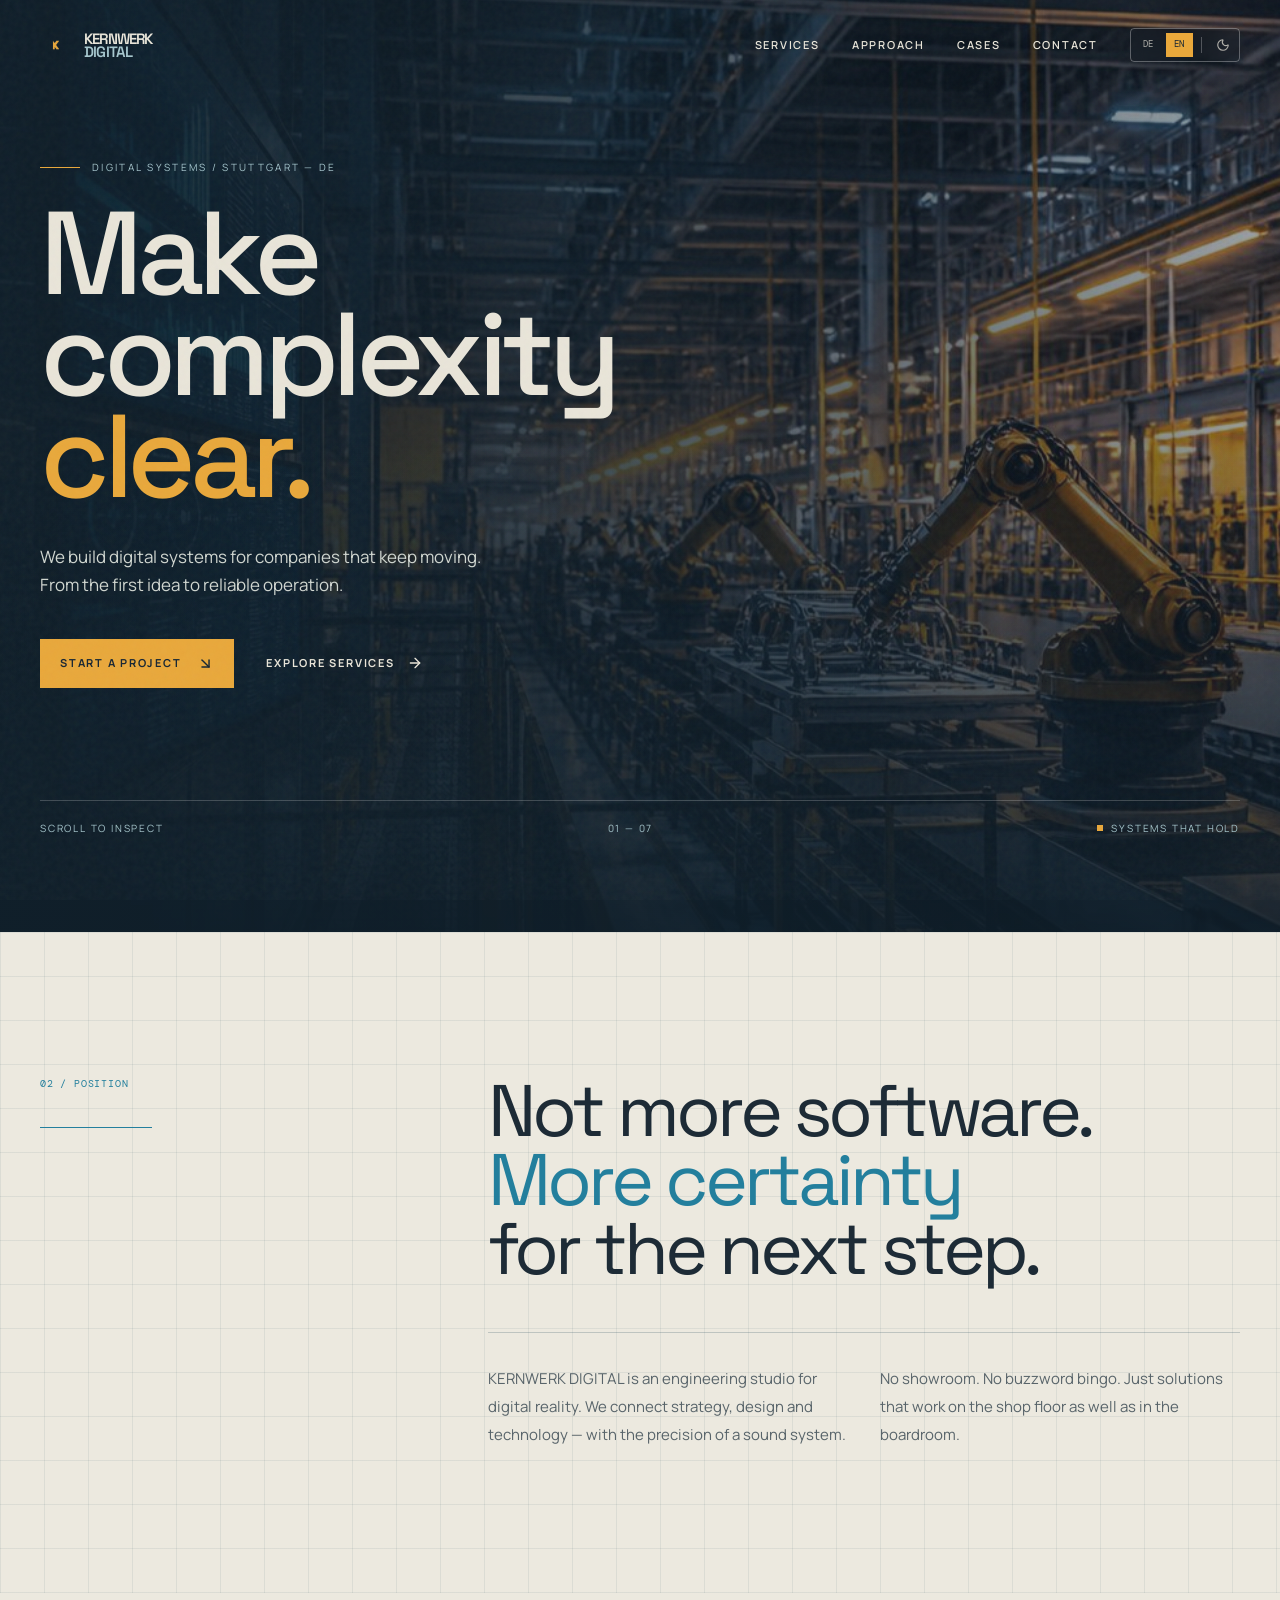
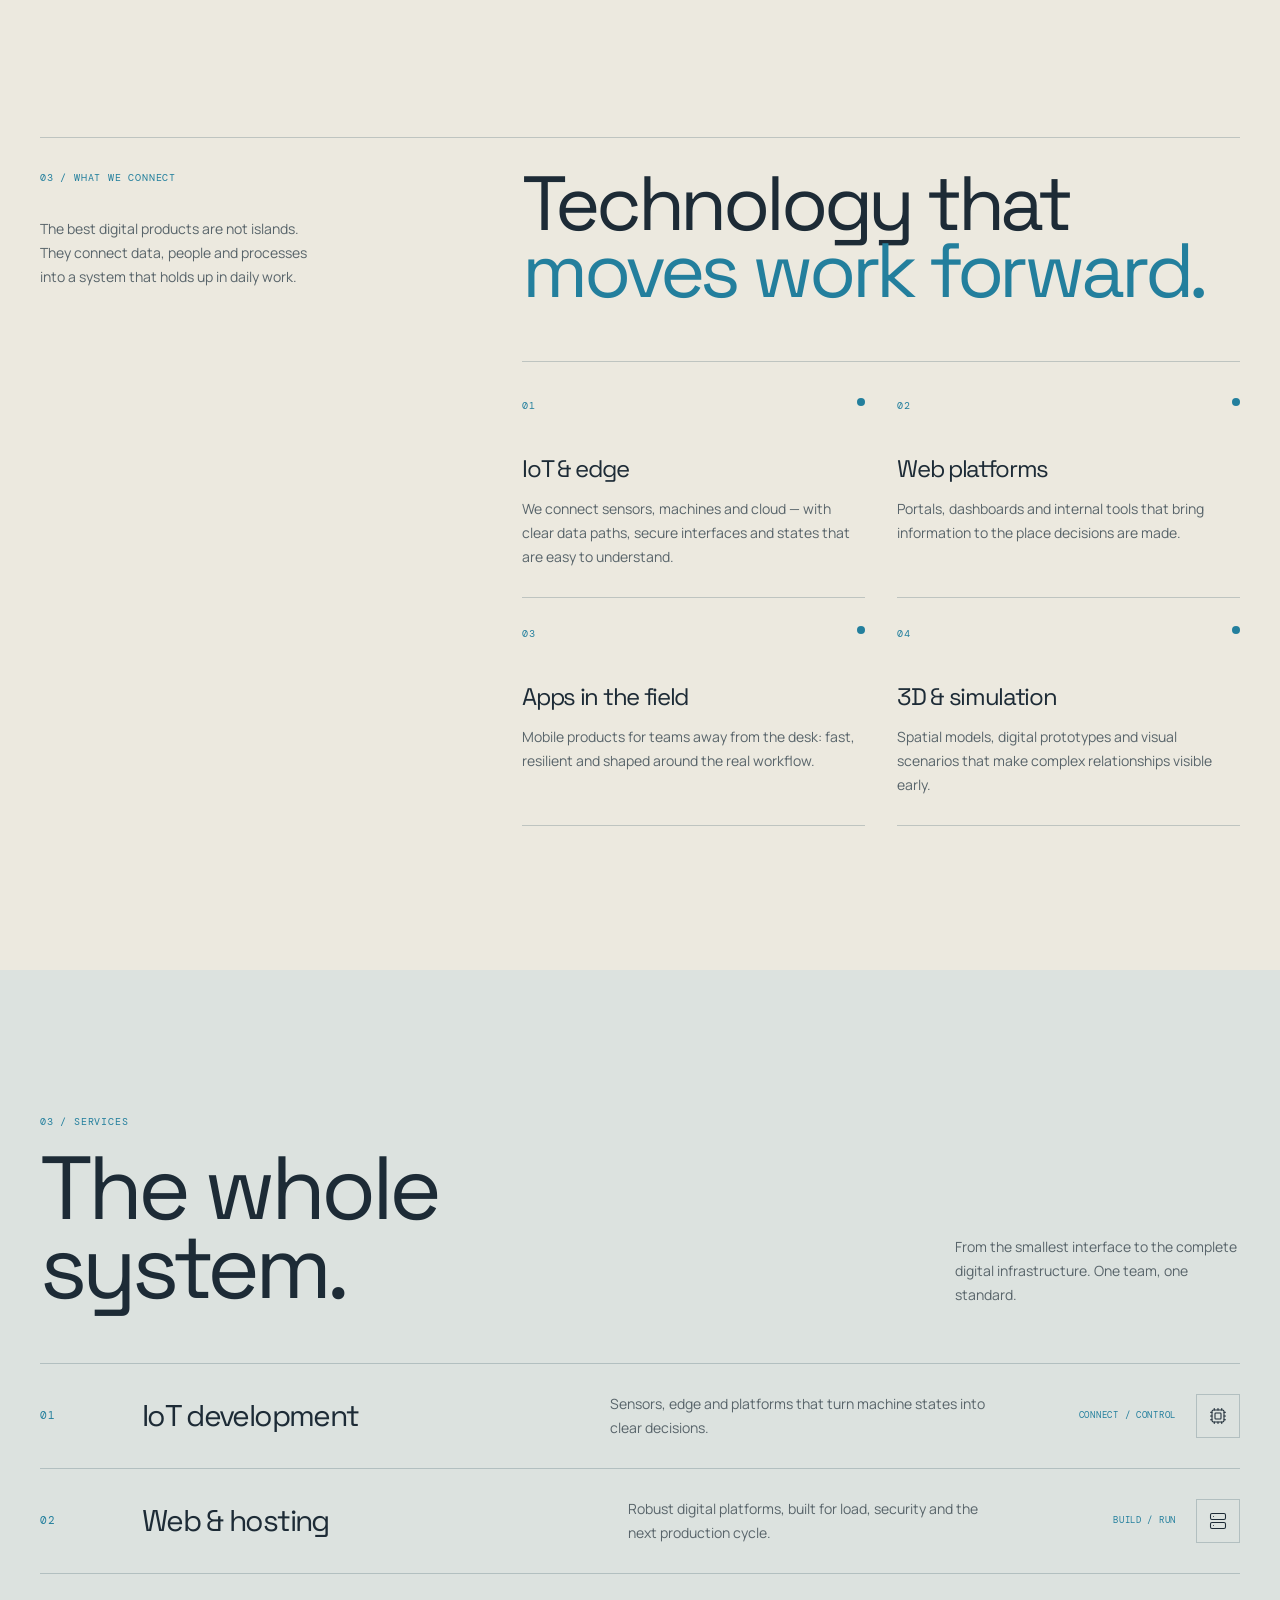
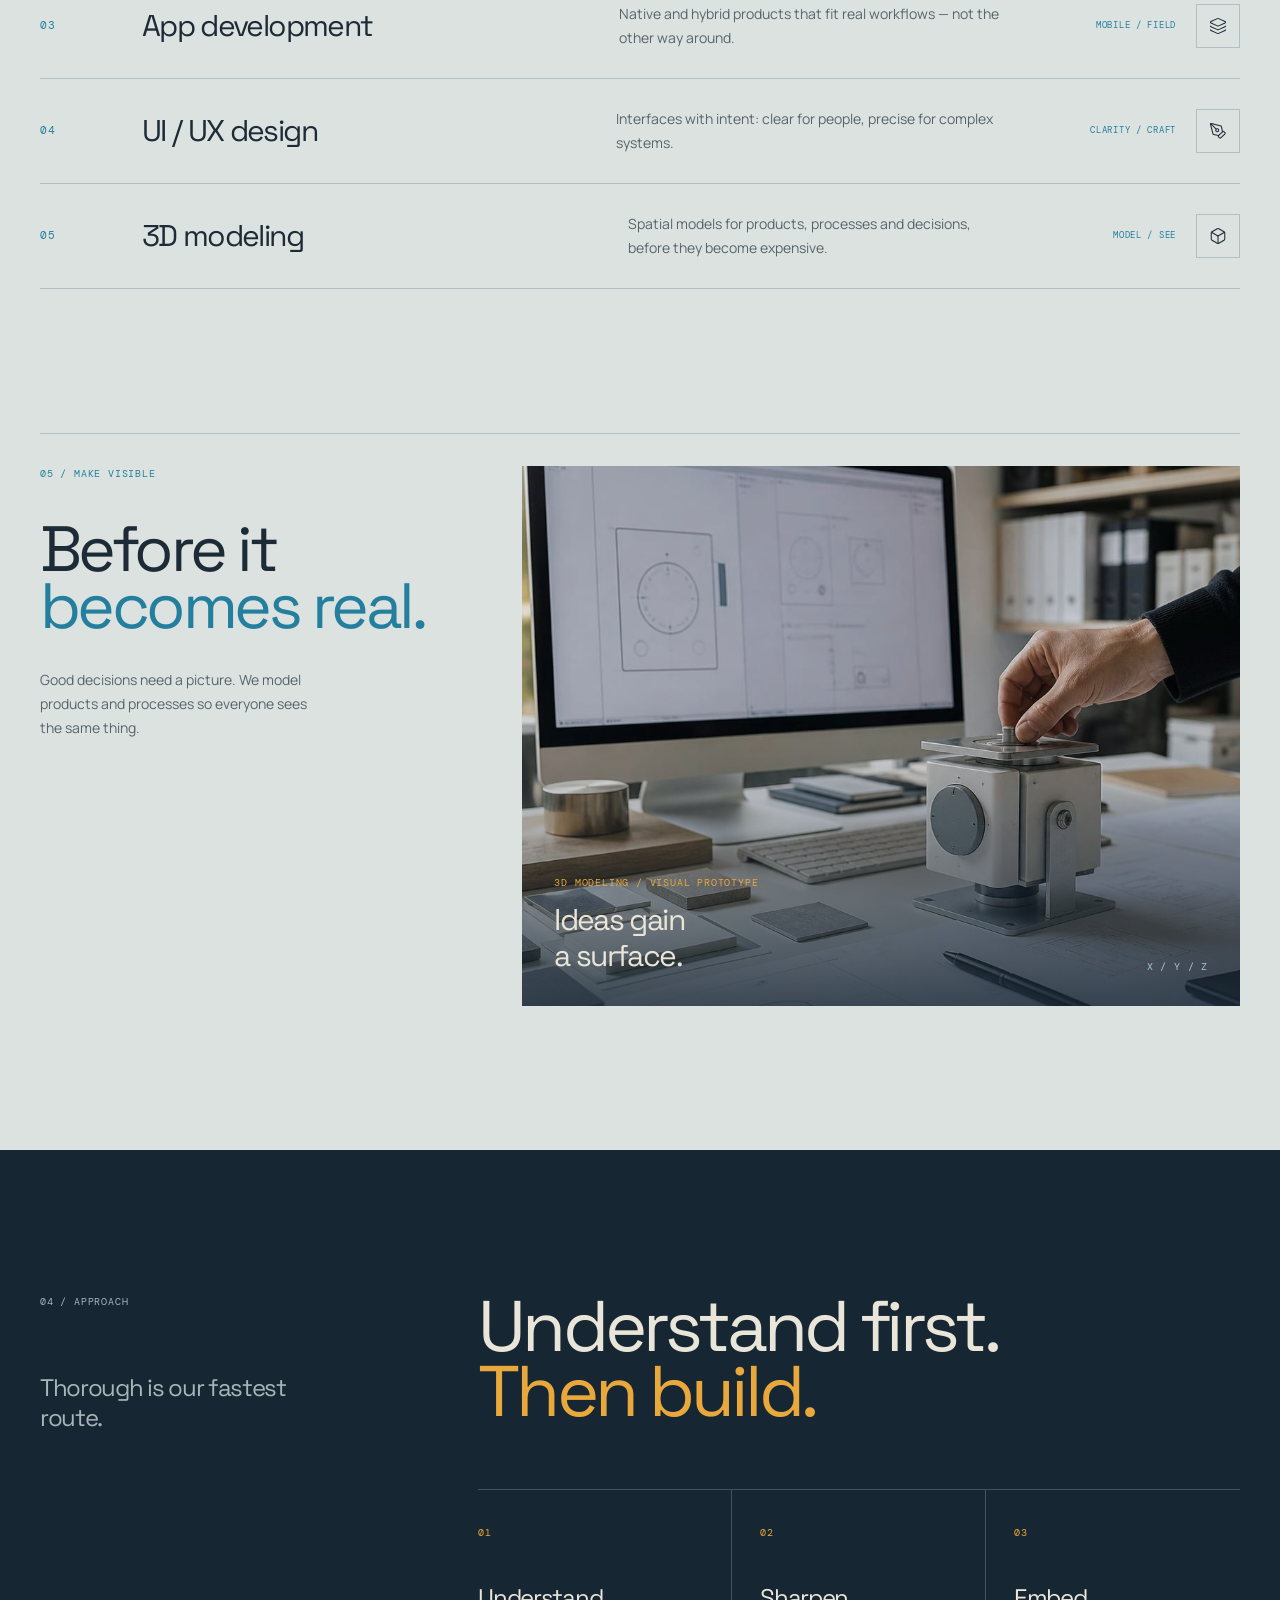
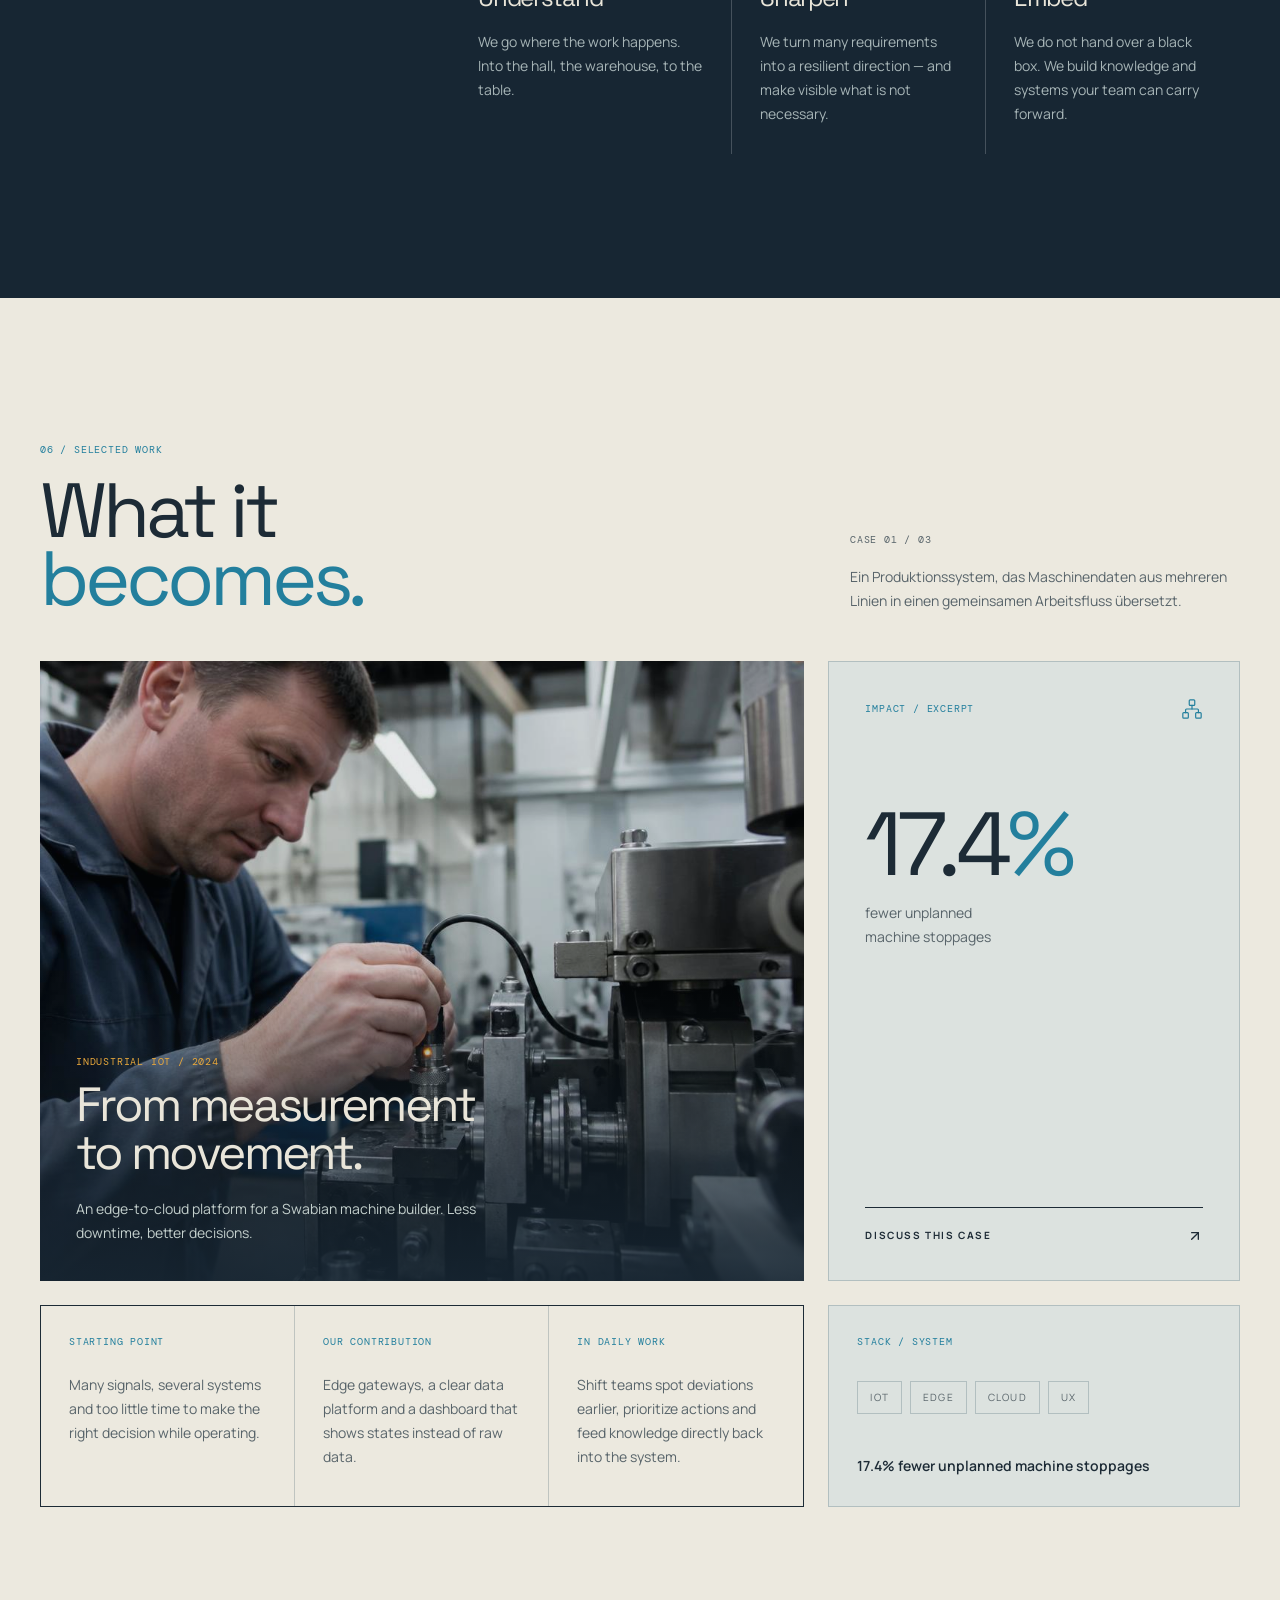
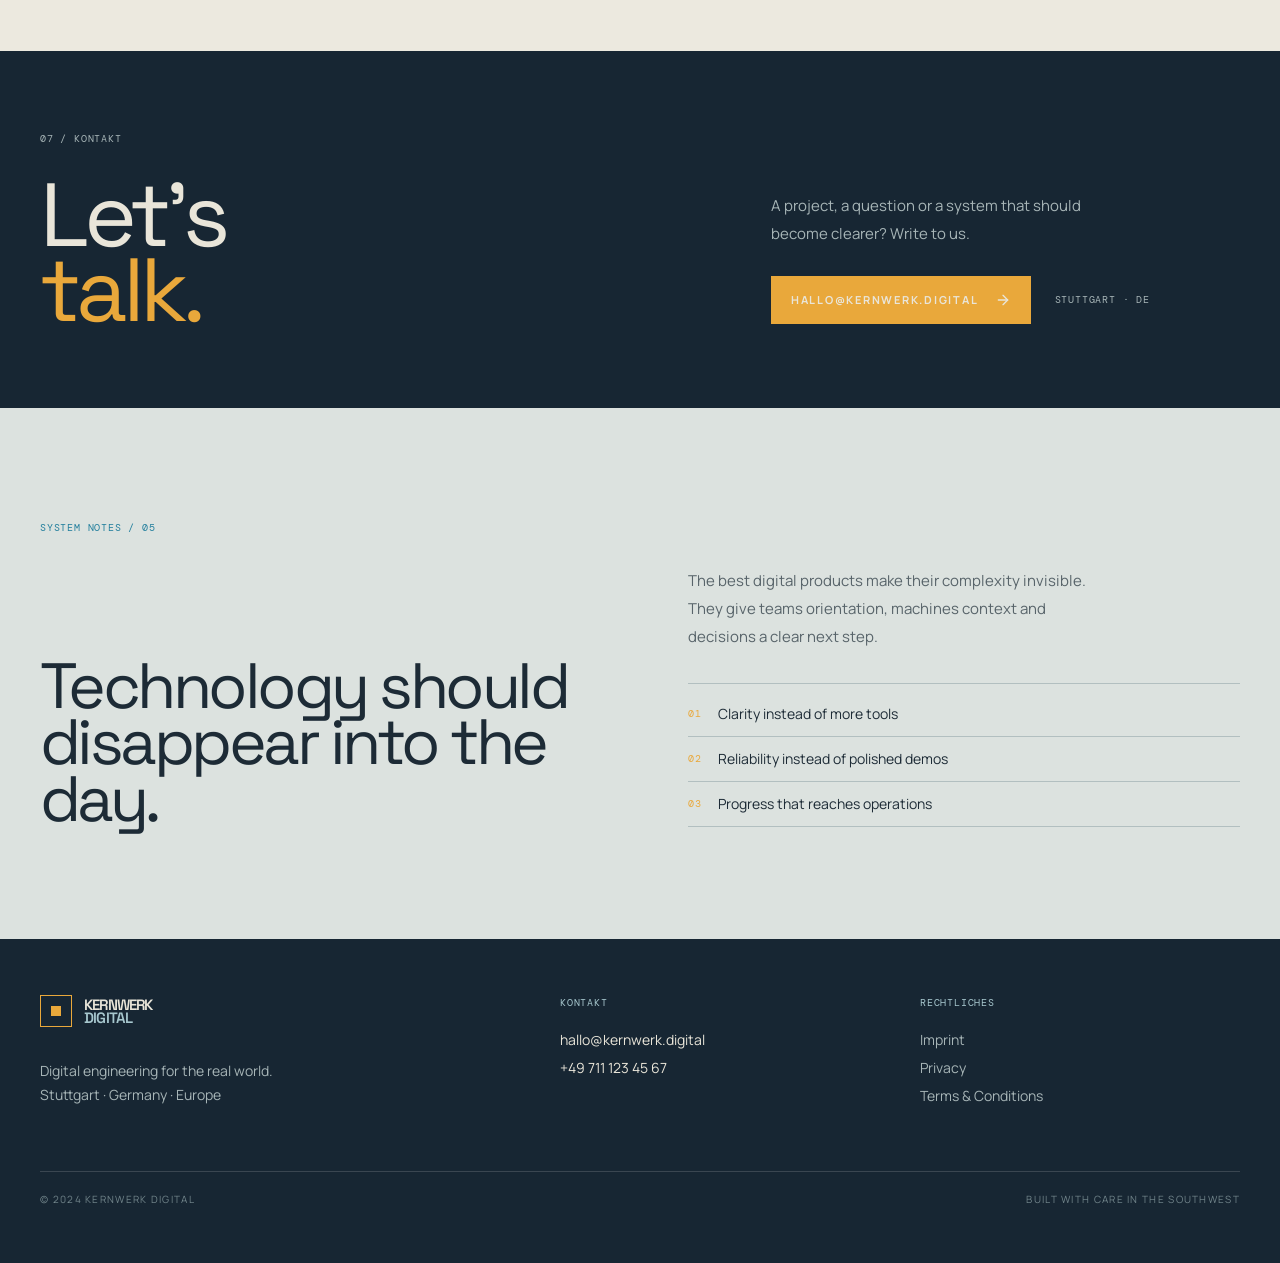
<file: index.html>
<!doctype html>
<html lang="de">
<head>
  <meta charset="UTF-8">
  <meta name="viewport" content="width=device-width, initial-scale=1.0, maximum-scale=1">
  <title>KERNWERK DIGITAL — Digital Engineering für die reale Welt</title>
  <meta name="description" content="KERNWERK DIGITAL entwickelt verlässliche digitale Systeme für Industrie und ambitionierten Mittelstand.">
  <meta name="robots" content="index, follow">
  <link rel="icon" type="image/svg+xml" href="assets/favicon.svg">
  <link rel="preconnect" href="https://fonts.googleapis.com">
  <link rel="preconnect" href="https://fonts.gstatic.com" crossorigin>
  <link href="https://fonts.googleapis.com/css2?family=DM+Mono:wght@400;500&family=Manrope:wght@400;500;600;700&family=Space+Grotesk:wght@400;500;600;700&display=swap" rel="stylesheet">
  <link rel="stylesheet" href="style.css">
  <script defer src="site.js"></script>
</head>
<body>
<div class="kw-shell kw-grain "><div class="kw-progress" aria-hidden="true" style="transform: scaleX(0);"></div><header class="absolute top-0 left-0 right-0 z-30 px-5 py-5 text-[#e9e5d9] md:px-10 md:py-7"><div class="mx-auto flex max-w-[1440px] items-center justify-between gap-5"><a data-testid="button-logo" href="index.html" class="group flex items-center gap-3 text-left"><span class="flex h-8 w-8 items-center justify-center border border-[#e9a83b] text-[#e9a83b]"><span class="h-2.5 w-2.5 bg-[#e9a83b]"></span></span><span class="kw-display text-[15px] font-semibold leading-[.9] tracking-[-.02em]">KERNWERK<br><span class="text-[#a7c7ce]">DIGITAL</span></span></a><div class="flex items-center gap-3 md:gap-8"><nav class="hidden items-center gap-8 text-[11px] font-semibold uppercase tracking-[.16em] md:flex" aria-label="Main navigation"><a data-testid="link-services" href="services.html" class="kw-nav-link">Leistungen</a><a data-testid="link-approach" href="approach.html" class="kw-nav-link">Arbeitsweise</a><a data-testid="link-cases" href="cases.html" class="kw-nav-link">Cases</a><a data-testid="link-contact" href="contact.html" class="kw-nav-link">Kontakt</a></nav><div class="kw-controls flex items-center gap-1 rounded-sm border border-white/30 p-1" role="group" aria-label="Sprache / Erscheinungsbild"><button class="kw-control kw-control-active" aria-label="Deutsch" aria-pressed="true" data-testid="button-language-de">DE</button><button class="kw-control " aria-label="English" aria-pressed="false" data-testid="button-language-en">EN</button><span class="mx-1 h-4 w-px bg-white/25" aria-hidden="true"></span><button class="kw-control kw-theme-control" aria-label="Erscheinungsbild: Dunkel" data-testid="button-theme"><svg xmlns="http://www.w3.org/2000/svg" width="14" height="14" viewBox="0 0 24 24" fill="none" stroke="currentColor" stroke-width="2" stroke-linecap="round" stroke-linejoin="round" class="lucide lucide-moon" aria-hidden="true"><path d="M20.985 12.486a9 9 0 1 1-9.473-9.472c.405-.022.617.46.402.803a6 6 0 0 0 8.268 8.268c.344-.215.825-.004.803.401"></path></svg></button></div><button class="flex h-10 w-10 items-center justify-center border border-white/30 md:hidden" aria-label="Menü öffnen" aria-expanded="false" data-testid="button-menu"><svg xmlns="http://www.w3.org/2000/svg" width="19" height="19" viewBox="0 0 24 24" fill="none" stroke="currentColor" stroke-width="2" stroke-linecap="round" stroke-linejoin="round" class="lucide lucide-menu" aria-hidden="true"><path d="M4 5h16"></path><path d="M4 12h16"></path><path d="M4 19h16"></path></svg></button></div></div></header><main><section id="top" class="kw-hero relative flex min-h-[740px] items-end overflow-hidden text-[#e9e5d9] md:min-h-[840px]"><img alt="Moderne Produktionshalle mit präziser Stahlkonstruktion" class="absolute inset-0 h-full w-full object-cover opacity-70 [object-position:58%_center]" src="assets/home-hero.jpg" style="transform: translate3d(0px, 0px, 0px) scale(1.04);"><div class="absolute inset-0 bg-[linear-gradient(90deg,rgba(16,31,42,.97)_0%,rgba(16,31,42,.74)_42%,rgba(16,31,42,.16)_100%)]"></div><div class="absolute inset-0 bg-[linear-gradient(0deg,rgba(16,31,42,.82)_0%,transparent_54%)]"></div><div class="relative z-10 mx-auto w-full max-w-[1440px] px-5 pb-16 pt-40 md:px-10 md:pb-24"><div class="max-w-[840px] kw-reveal"><div class="mb-7 flex items-center gap-3 text-[10px] uppercase tracking-[.23em] text-[#a7c7ce]"><span class="h-px w-10 bg-[#e9a83b]"></span> Digital systems / Stuttgart — DE</div><h1 class="kw-display max-w-[900px] text-[clamp(3.6rem,9.2vw,9.2rem)] font-medium leading-[.86]">Komplexes<br><span class="text-[#e9a83b]">klar machen.</span></h1><p class="mt-9 max-w-[460px] text-[15px] leading-7 text-[#d1d7d1] md:text-[17px]">Wir bauen digitale Systeme für Unternehmen, die nicht stillstehen. Von der ersten Idee bis zum verlässlichen Betrieb.</p><div class="mt-10 flex flex-wrap items-center gap-4"><button class="kw-button flex items-center gap-4 bg-[#e9a83b] px-5 py-4 text-[11px] font-bold uppercase tracking-[.16em] text-[#172633]" data-testid="button-start-project">Projekt starten <svg xmlns="http://www.w3.org/2000/svg" width="17" height="17" viewBox="0 0 24 24" fill="none" stroke="currentColor" stroke-width="2" stroke-linecap="round" stroke-linejoin="round" class="lucide lucide-arrow-down-right" aria-hidden="true"><path d="m7 7 10 10"></path><path d="M17 7v10H7"></path></svg></button><button class="kw-button flex items-center gap-3 px-4 py-4 text-[11px] font-bold uppercase tracking-[.16em] text-[#e9e5d9]" data-testid="button-explore-services">Leistungen ansehen <svg xmlns="http://www.w3.org/2000/svg" width="16" height="16" viewBox="0 0 24 24" fill="none" stroke="currentColor" stroke-width="2" stroke-linecap="round" stroke-linejoin="round" class="lucide lucide-arrow-right" aria-hidden="true"><path d="M5 12h14"></path><path d="m12 5 7 7-7 7"></path></svg></button></div></div><div class="mt-20 flex items-end justify-between border-t border-white/20 pt-5 text-[10px] uppercase tracking-[.18em] text-[#a7c7ce] md:mt-28"><span>Scroll to inspect</span><span class="hidden md:block">01 — 07</span><span class="flex items-center gap-2"><span class="h-1.5 w-1.5 bg-[#e9a83b]"></span> Systems that hold</span></div></div></section><section class="kw-surface kw-grid px-5 py-24 md:px-10 md:py-36"><div class="mx-auto grid max-w-[1440px] gap-16 md:grid-cols-[.75fr_1.6fr] md:gap-24"><div><p class="kw-mono kw-blue-text text-[10px] uppercase">02 / Haltung</p><div class="mt-9 h-px w-28 kw-blue-bg"></div></div><div><h2 class="kw-display kw-ink max-w-[960px] text-[clamp(2.5rem,5.7vw,6.5rem)] leading-[.95]">Nicht mehr Software.<br><span class="kw-blue-text">Mehr Sicherheit</span><br>im nächsten Schritt.</h2><div class="kw-border mt-12 grid gap-8 border-t pt-8 md:grid-cols-2"><p class="kw-muted text-[15px] leading-7">KERNWERK DIGITAL ist ein Engineering Studio für die digitale Realität. Wir verbinden Strategie, Gestaltung und Technologie — mit der Genauigkeit eines guten Systems.</p><p class="kw-muted text-[15px] leading-7">Kein Showroom. Kein Buzzword-Bingo. Sondern Lösungen, die im Maschinenraum genauso funktionieren wie im Boardroom.</p></div></div></div></section><section class="kw-surface px-5 py-24 md:px-10 md:py-36"><div class="mx-auto max-w-[1440px]"><div class="grid gap-12 border-t pt-8 md:grid-cols-[.7fr_1.3fr] md:gap-24 kw-border"><div><p class="kw-mono kw-blue-text text-[10px] uppercase">03 / Was wir verbinden</p><p class="kw-muted mt-8 max-w-[270px] text-sm leading-6">Die besten digitalen Produkte sind keine Inseln. Sie verbinden Daten, Menschen und Abläufe zu einem System, das im Alltag trägt.</p></div><div><h2 class="kw-display kw-ink max-w-[900px] text-[clamp(2.8rem,6vw,6.5rem)] leading-[.88]">Technologie, die<br><span class="kw-blue-text">weiterhilft.</span></h2><div class="mt-14 grid gap-x-8 border-t pt-2 md:grid-cols-2 kw-border"><article class="kw-expertise-card kw-border border-b py-7 md:min-h-[210px]"><div class="flex items-start justify-between gap-5"><span class="kw-mono kw-blue-text text-[10px]">01</span><span class="h-2 w-2 rounded-full kw-blue-bg"></span></div><h3 class="kw-display kw-ink mt-10 text-2xl">IoT &amp; Edge</h3><p class="kw-muted mt-3 max-w-[360px] text-sm leading-6">Wir bringen Sensorik, Maschinen und Cloud zusammen — mit klaren Datenwegen, sicheren Schnittstellen und Zuständen, die man versteht.</p></article><article class="kw-expertise-card kw-border border-b py-7 md:min-h-[210px]"><div class="flex items-start justify-between gap-5"><span class="kw-mono kw-blue-text text-[10px]">02</span><span class="h-2 w-2 rounded-full kw-blue-bg"></span></div><h3 class="kw-display kw-ink mt-10 text-2xl">Web-Plattformen</h3><p class="kw-muted mt-3 max-w-[360px] text-sm leading-6">Portale, Dashboards und interne Werkzeuge, die Informationen dorthin bringen, wo Entscheidungen getroffen werden.</p></article><article class="kw-expertise-card kw-border border-b py-7 md:min-h-[210px]"><div class="flex items-start justify-between gap-5"><span class="kw-mono kw-blue-text text-[10px]">03</span><span class="h-2 w-2 rounded-full kw-blue-bg"></span></div><h3 class="kw-display kw-ink mt-10 text-2xl">Apps im Feld</h3><p class="kw-muted mt-3 max-w-[360px] text-sm leading-6">Mobile Anwendungen für Teams, die nicht am Schreibtisch sitzen: schnell, robust und auf den echten Ablauf abgestimmt.</p></article><article class="kw-expertise-card kw-border border-b py-7 md:min-h-[210px]"><div class="flex items-start justify-between gap-5"><span class="kw-mono kw-blue-text text-[10px]">04</span><span class="h-2 w-2 rounded-full kw-blue-bg"></span></div><h3 class="kw-display kw-ink mt-10 text-2xl">3D &amp; Simulation</h3><p class="kw-muted mt-3 max-w-[360px] text-sm leading-6">Räumliche Modelle, digitale Prototypen und visuelle Szenarien, die komplexe Zusammenhänge früh sichtbar machen.</p></article></div></div></div></div></section><section id="services" class="kw-surface-alt px-5 py-24 md:px-10 md:py-36"><div class="mx-auto max-w-[1440px]"><div class="mb-14 flex flex-col justify-between gap-6 md:flex-row md:items-end"><div><p class="kw-mono kw-blue-text text-[10px] uppercase">03 / Leistungen</p><h2 class="kw-display kw-ink mt-5 text-[clamp(3rem,7vw,7rem)] leading-[.88]">Das ganze<br>System.</h2></div><p class="kw-muted max-w-[285px] text-sm leading-6">Von der kleinsten Schnittstelle bis zur gesamten digitalen Infrastruktur. Ein Team, ein Anspruch.</p></div><div class="kw-border border-t"><article class="kw-border group grid grid-cols-[42px_1fr] gap-4 border-b py-7 md:grid-cols-[70px_1fr_1fr_auto] md:items-center md:gap-8" data-testid="service-01"><span class="kw-mono kw-blue-text text-[11px]">01</span><div><h3 class="kw-display kw-ink text-2xl md:text-3xl">IoT development</h3><p class="kw-muted mt-2 max-w-[420px] text-sm leading-6 md:hidden">Sensorik, Edge und Plattformen, die Maschinenzustände in klare Entscheidungen übersetzen.</p></div><p class="kw-muted hidden max-w-[380px] text-sm leading-6 md:block">Sensorik, Edge und Plattformen, die Maschinenzustände in klare Entscheidungen übersetzen.</p><div class="hidden items-center gap-5 md:flex"><span class="kw-mono kw-blue-text text-[9px]">CONNECT / CONTROL</span><span class="kw-icon-box flex h-11 w-11 items-center justify-center border transition-colors"><svg xmlns="http://www.w3.org/2000/svg" width="18" height="18" viewBox="0 0 24 24" fill="none" stroke="currentColor" stroke-width="1.4" stroke-linecap="round" stroke-linejoin="round" class="lucide lucide-cpu" aria-hidden="true"><path d="M12 20v2"></path><path d="M12 2v2"></path><path d="M17 20v2"></path><path d="M17 2v2"></path><path d="M2 12h2"></path><path d="M2 17h2"></path><path d="M2 7h2"></path><path d="M20 12h2"></path><path d="M20 17h2"></path><path d="M20 7h2"></path><path d="M7 20v2"></path><path d="M7 2v2"></path><rect x="4" y="4" width="16" height="16" rx="2"></rect><rect x="8" y="8" width="8" height="8" rx="1"></rect></svg></span></div></article><article class="kw-border group grid grid-cols-[42px_1fr] gap-4 border-b py-7 md:grid-cols-[70px_1fr_1fr_auto] md:items-center md:gap-8" data-testid="service-02"><span class="kw-mono kw-blue-text text-[11px]">02</span><div><h3 class="kw-display kw-ink text-2xl md:text-3xl">Web &amp; hosting</h3><p class="kw-muted mt-2 max-w-[420px] text-sm leading-6 md:hidden">Robuste digitale Plattformen, gebaut für Last, Sicherheit und den nächsten Produktionszyklus.</p></div><p class="kw-muted hidden max-w-[380px] text-sm leading-6 md:block">Robuste digitale Plattformen, gebaut für Last, Sicherheit und den nächsten Produktionszyklus.</p><div class="hidden items-center gap-5 md:flex"><span class="kw-mono kw-blue-text text-[9px]">BUILD / RUN</span><span class="kw-icon-box flex h-11 w-11 items-center justify-center border transition-colors"><svg xmlns="http://www.w3.org/2000/svg" width="18" height="18" viewBox="0 0 24 24" fill="none" stroke="currentColor" stroke-width="1.4" stroke-linecap="round" stroke-linejoin="round" class="lucide lucide-server" aria-hidden="true"><rect width="20" height="8" x="2" y="2" rx="2" ry="2"></rect><rect width="20" height="8" x="2" y="14" rx="2" ry="2"></rect><line x1="6" x2="6.01" y1="6" y2="6"></line><line x1="6" x2="6.01" y1="18" y2="18"></line></svg></span></div></article><article class="kw-border group grid grid-cols-[42px_1fr] gap-4 border-b py-7 md:grid-cols-[70px_1fr_1fr_auto] md:items-center md:gap-8" data-testid="service-03"><span class="kw-mono kw-blue-text text-[11px]">03</span><div><h3 class="kw-display kw-ink text-2xl md:text-3xl">App development</h3><p class="kw-muted mt-2 max-w-[420px] text-sm leading-6 md:hidden">Native und hybride Produkte, die sich in reale Abläufe einfügen — nicht umgekehrt.</p></div><p class="kw-muted hidden max-w-[380px] text-sm leading-6 md:block">Native und hybride Produkte, die sich in reale Abläufe einfügen — nicht umgekehrt.</p><div class="hidden items-center gap-5 md:flex"><span class="kw-mono kw-blue-text text-[9px]">MOBILE / FIELD</span><span class="kw-icon-box flex h-11 w-11 items-center justify-center border transition-colors"><svg xmlns="http://www.w3.org/2000/svg" width="18" height="18" viewBox="0 0 24 24" fill="none" stroke="currentColor" stroke-width="1.4" stroke-linecap="round" stroke-linejoin="round" class="lucide lucide-layers" aria-hidden="true"><path d="M12.83 2.18a2 2 0 0 0-1.66 0L2.6 6.08a1 1 0 0 0 0 1.83l8.58 3.91a2 2 0 0 0 1.66 0l8.58-3.9a1 1 0 0 0 0-1.83z"></path><path d="M2 12a1 1 0 0 0 .58.91l8.6 3.91a2 2 0 0 0 1.65 0l8.58-3.9A1 1 0 0 0 22 12"></path><path d="M2 17a1 1 0 0 0 .58.91l8.6 3.91a2 2 0 0 0 1.65 0l8.58-3.9A1 1 0 0 0 22 17"></path></svg></span></div></article><article class="kw-border group grid grid-cols-[42px_1fr] gap-4 border-b py-7 md:grid-cols-[70px_1fr_1fr_auto] md:items-center md:gap-8" data-testid="service-04"><span class="kw-mono kw-blue-text text-[11px]">04</span><div><h3 class="kw-display kw-ink text-2xl md:text-3xl">UI / UX design</h3><p class="kw-muted mt-2 max-w-[420px] text-sm leading-6 md:hidden">Interfaces mit Haltung: verständlich für Menschen, präzise für komplexe Systeme.</p></div><p class="kw-muted hidden max-w-[380px] text-sm leading-6 md:block">Interfaces mit Haltung: verständlich für Menschen, präzise für komplexe Systeme.</p><div class="hidden items-center gap-5 md:flex"><span class="kw-mono kw-blue-text text-[9px]">CLARITY / CRAFT</span><span class="kw-icon-box flex h-11 w-11 items-center justify-center border transition-colors"><svg xmlns="http://www.w3.org/2000/svg" width="18" height="18" viewBox="0 0 24 24" fill="none" stroke="currentColor" stroke-width="1.4" stroke-linecap="round" stroke-linejoin="round" class="lucide lucide-pen-tool" aria-hidden="true"><path d="M15.707 21.293a1 1 0 0 1-1.414 0l-1.586-1.586a1 1 0 0 1 0-1.414l5.586-5.586a1 1 0 0 1 1.414 0l1.586 1.586a1 1 0 0 1 0 1.414z"></path><path d="m18 13-1.375-6.874a1 1 0 0 0-.746-.776L3.235 2.028a1 1 0 0 0-1.207 1.207L5.35 15.879a1 1 0 0 0 .776.746L13 18"></path><path d="m2.3 2.3 7.286 7.286"></path><circle cx="11" cy="11" r="2"></circle></svg></span></div></article><article class="kw-border group grid grid-cols-[42px_1fr] gap-4 border-b py-7 md:grid-cols-[70px_1fr_1fr_auto] md:items-center md:gap-8" data-testid="service-05"><span class="kw-mono kw-blue-text text-[11px]">05</span><div><h3 class="kw-display kw-ink text-2xl md:text-3xl">3D modeling</h3><p class="kw-muted mt-2 max-w-[420px] text-sm leading-6 md:hidden">Räumliche Modelle für Produkte, Prozesse und Entscheidungen, bevor sie teuer werden.</p></div><p class="kw-muted hidden max-w-[380px] text-sm leading-6 md:block">Räumliche Modelle für Produkte, Prozesse und Entscheidungen, bevor sie teuer werden.</p><div class="hidden items-center gap-5 md:flex"><span class="kw-mono kw-blue-text text-[9px]">MODEL / SEE</span><span class="kw-icon-box flex h-11 w-11 items-center justify-center border transition-colors"><svg xmlns="http://www.w3.org/2000/svg" width="18" height="18" viewBox="0 0 24 24" fill="none" stroke="currentColor" stroke-width="1.4" stroke-linecap="round" stroke-linejoin="round" class="lucide lucide-box" aria-hidden="true"><path d="M21 8a2 2 0 0 0-1-1.73l-7-4a2 2 0 0 0-2 0l-7 4A2 2 0 0 0 3 8v8a2 2 0 0 0 1 1.73l7 4a2 2 0 0 0 2 0l7-4A2 2 0 0 0 21 16Z"></path><path d="m3.3 7 8.7 5 8.7-5"></path><path d="M12 22V12"></path></svg></span></div></article></div></div></section><section class="kw-surface-alt px-5 pb-24 md:px-10 md:pb-36"><div class="kw-border mx-auto grid max-w-[1440px] gap-8 border-t pt-8 md:grid-cols-[.7fr_1.3fr] md:gap-24"><div><p class="kw-mono kw-blue-text text-[10px] uppercase">05 / Sichtbar machen</p><h2 class="kw-display kw-ink mt-10 text-[clamp(2.6rem,5vw,5rem)] leading-[.9]">Bevor es<br><span class="kw-blue-text">real wird.</span></h2><p class="kw-muted mt-8 max-w-[270px] text-sm leading-6">Gute Entscheidungen brauchen ein Bild. Wir modellieren Produkte und Prozesse so, dass alle dasselbe sehen.</p></div><div class="kw-image-wrap relative min-h-[390px] overflow-hidden bg-[#172633] md:min-h-[540px]"><img alt="Präzises 3D-Modell eines technischen Bauteils" class="kw-image absolute inset-0 h-full w-full object-cover opacity-90" src="assets/home-systems.jpg"><div class="absolute inset-0 bg-gradient-to-t from-[#172633]/80 via-transparent to-transparent"></div><div class="absolute bottom-0 left-0 right-0 flex items-end justify-between p-6 text-[#e9e5d9] md:p-8"><div><p class="kw-mono text-[10px] text-[#e9a83b]">3D MODELING / VISUAL PROTOTYPE</p><p class="kw-display mt-3 text-2xl md:text-3xl">Gedanken bekommen<br>eine Oberfläche.</p></div><span class="kw-mono text-[10px] text-[#a7c7ce]">X / Y / Z</span></div></div></div></section><section id="approach" class="kw-dark-panel px-5 py-24 md:px-10 md:py-36"><div class="mx-auto grid max-w-[1440px] gap-16 md:grid-cols-[.6fr_1.4fr] md:gap-28"><div><p class="kw-mono kw-dark-soft text-[10px] uppercase">04 / Arbeitsweise</p><p class="kw-display kw-dark-soft mt-16 max-w-[250px] text-2xl leading-tight">Gründlich ist unser schnellster Weg.</p></div><div><h2 class="kw-display max-w-[780px] text-[clamp(2.7rem,5.6vw,6rem)] leading-[.92]">Erst verstehen.<br><span class="text-[#e9a83b]">Dann bauen.</span></h2><div class="mt-16 grid border-t border-white/20 md:grid-cols-3"><div class="border-b border-white/20 py-7 md:border-b-0 md:border-r md:px-7 md:first:pl-0 md:last:border-r-0"><span class="kw-mono text-[10px] text-[#e9a83b]">01</span><h3 class="kw-display mt-10 text-2xl">Verstehen</h3><p class="kw-dark-soft mt-4 text-sm leading-6">Wir gehen dorthin, wo die Arbeit passiert. In die Halle, ins Lager, an den Tisch.</p></div><div class="border-b border-white/20 py-7 md:border-b-0 md:border-r md:px-7 md:first:pl-0 md:last:border-r-0"><span class="kw-mono text-[10px] text-[#e9a83b]">02</span><h3 class="kw-display mt-10 text-2xl">Schärfen</h3><p class="kw-dark-soft mt-4 text-sm leading-6">Wir machen aus vielen Anforderungen eine belastbare Richtung — und sichtbar, was nicht nötig ist.</p></div><div class="border-b border-white/20 py-7 md:border-b-0 md:border-r md:px-7 md:first:pl-0 md:last:border-r-0"><span class="kw-mono text-[10px] text-[#e9a83b]">03</span><h3 class="kw-display mt-10 text-2xl">Verankern</h3><p class="kw-dark-soft mt-4 text-sm leading-6">Wir übergeben kein schwarzes Kästchen. Wir bauen Wissen und Systeme, die Ihr Team weiterträgt.</p></div></div></div></div></section><section id="cases" class="kw-surface px-5 py-24 md:px-10 md:py-36"><div class="mx-auto max-w-[1440px]"><div class="mb-12 flex flex-col justify-between gap-8 md:flex-row md:items-end"><div><p class="kw-mono kw-blue-text text-[10px] uppercase">06 / Einblicke</p><h2 class="kw-display kw-ink mt-5 text-[clamp(2.8rem,6vw,6.5rem)] leading-[.88]">Was daraus<br><span class="kw-blue-text">entsteht.</span></h2></div><div class="max-w-[390px]"><span class="kw-mono kw-muted text-[10px]">CASE 01 / 03</span><p class="kw-muted mt-4 text-sm leading-6">Ein Produktionssystem, das Maschinendaten aus mehreren Linien in einen gemeinsamen Arbeitsfluss übersetzt.</p></div></div><div class="grid gap-6 md:grid-cols-[1.3fr_.7fr]"><div class="kw-image-wrap relative min-h-[460px] overflow-hidden bg-[#1d2b36] md:min-h-[620px]"><img alt="Ingenieur arbeitet an einem industriellen Sensor" class="kw-image absolute inset-0 h-full w-full object-cover opacity-90" src="assets/home-case.jpg"><div class="absolute inset-0 bg-gradient-to-t from-[#172633]/90 via-transparent to-transparent"></div><div class="absolute bottom-0 left-0 right-0 p-6 text-[#e9e5d9] md:p-9"><p class="kw-mono text-[10px] text-[#e9a83b]">INDUSTRIAL IOT / 2024</p><h3 class="kw-display mt-3 text-3xl md:text-5xl">Vom Messwert<br>zur Bewegung.</h3><p class="mt-5 max-w-[440px] text-sm leading-6 text-[#c3cfcc]">Eine Edge-to-Cloud-Plattform für einen schwäbischen Maschinenbauer. Weniger Stillstand, bessere Entscheidungen.</p></div></div><div class="kw-panel-card flex flex-col justify-between border p-6 md:p-9"><div><div class="flex items-center justify-between"><span class="kw-mono kw-blue-text text-[10px]">IMPACT / AUSZUG</span><svg xmlns="http://www.w3.org/2000/svg" width="22" height="22" viewBox="0 0 24 24" fill="none" stroke="currentColor" stroke-width="1.3" stroke-linecap="round" stroke-linejoin="round" class="lucide lucide-network kw-blue-text" aria-hidden="true"><rect x="16" y="16" width="6" height="6" rx="1"></rect><rect x="2" y="16" width="6" height="6" rx="1"></rect><rect x="9" y="2" width="6" height="6" rx="1"></rect><path d="M5 16v-3a1 1 0 0 1 1-1h12a1 1 0 0 1 1 1v3"></path><path d="M12 12V8"></path></svg></div><div class="mt-20"><p class="kw-display kw-ink text-[clamp(4rem,7vw,7rem)] leading-none">17.4<span class="kw-blue-text">%</span></p><p class="kw-muted mt-3 text-sm leading-6">weniger ungeplante<br>Anlagenstillstände</p></div></div><button class="kw-button kw-ink mt-14 flex items-center justify-between border-t pt-5 text-left text-[10px] font-bold uppercase tracking-[.16em]" data-testid="button-case-contact">Case besprechen <svg xmlns="http://www.w3.org/2000/svg" width="16" height="16" viewBox="0 0 24 24" fill="none" stroke="currentColor" stroke-width="2" stroke-linecap="round" stroke-linejoin="round" class="lucide lucide-arrow-down-right -rotate-90" aria-hidden="true"><path d="m7 7 10 10"></path><path d="M17 7v10H7"></path></svg></button></div></div><div class="mt-6 grid gap-6 md:grid-cols-[1.3fr_.7fr]"><div class="kw-case-details grid gap-0 border md:grid-cols-3"><div class="kw-case-detail kw-border border-b p-6 last:border-b-0 md:border-b-0 md:border-r md:last:border-r-0 md:p-7"><p class="kw-mono kw-blue-text text-[10px] uppercase">Ausgangslage</p><p class="kw-muted mt-6 text-sm leading-6">Viele Signale, mehrere Systeme und zu wenig Zeit für die richtige Entscheidung im laufenden Betrieb.</p></div><div class="kw-case-detail kw-border border-b p-6 last:border-b-0 md:border-b-0 md:border-r md:last:border-r-0 md:p-7"><p class="kw-mono kw-blue-text text-[10px] uppercase">Unser Beitrag</p><p class="kw-muted mt-6 text-sm leading-6">Edge-Gateways, eine klare Datenplattform und ein Dashboard, das Zustände statt Rohdaten zeigt.</p></div><div class="kw-case-detail kw-border border-b p-6 last:border-b-0 md:border-b-0 md:border-r md:last:border-r-0 md:p-7"><p class="kw-mono kw-blue-text text-[10px] uppercase">Im Alltag</p><p class="kw-muted mt-6 text-sm leading-6">Schichtteams erkennen Abweichungen früher, priorisieren Maßnahmen und geben Wissen direkt zurück ins System.</p></div></div><div class="kw-surface-alt border kw-border p-6 md:p-7"><p class="kw-mono kw-blue-text text-[10px] uppercase">Stack / System</p><div class="mt-8 flex flex-wrap gap-2"><span class="kw-tag border px-3 py-2 text-[10px] uppercase tracking-[.12em]">IoT</span><span class="kw-tag border px-3 py-2 text-[10px] uppercase tracking-[.12em]">Edge</span><span class="kw-tag border px-3 py-2 text-[10px] uppercase tracking-[.12em]">Cloud</span><span class="kw-tag border px-3 py-2 text-[10px] uppercase tracking-[.12em]">UX</span></div><p class="kw-ink mt-10 text-sm font-semibold leading-6">17,4 % weniger ungeplante Anlagenstillstände</p></div></div></div></section><section id="contact" class="kw-contact-panel px-5 py-16 md:px-10 md:py-20"><div class="mx-auto grid max-w-[1440px] gap-10 md:grid-cols-[1.15fr_.85fr] md:items-end md:gap-24"><div><p class="kw-mono kw-contact-muted text-[10px] uppercase">07 / Kontakt</p><h2 class="kw-display kw-contact-ink mt-8 max-w-[800px] text-[clamp(3rem,7vw,7rem)] leading-[.84]">Lassen Sie uns<br><span class="kw-contact-highlight">sprechen.</span></h2></div><div class="md:pb-1"><p class="kw-contact-muted max-w-[360px] text-[15px] leading-7">Ein Projekt, eine Frage oder ein System, das klarer werden soll? Schreiben Sie uns.</p><div class="mt-7 flex flex-wrap items-center gap-x-6 gap-y-3"><a href="mailto:hallo@kernwerk.digital" class="kw-button inline-flex items-center gap-4 bg-[#e9a83b] px-5 py-4 text-[11px] font-bold uppercase tracking-[.16em] text-[#172633]" data-testid="link-email">hallo@kernwerk.digital <svg xmlns="http://www.w3.org/2000/svg" width="16" height="16" viewBox="0 0 24 24" fill="none" stroke="currentColor" stroke-width="2" stroke-linecap="round" stroke-linejoin="round" class="lucide lucide-arrow-right" aria-hidden="true"><path d="M5 12h14"></path><path d="m12 5 7 7-7 7"></path></svg></a><span class="kw-mono kw-contact-muted text-[10px] uppercase">Stuttgart · DE</span></div></div></div></section><section class="kw-surface-alt px-5 py-20 md:px-10 md:py-28"><div class="mx-auto max-w-[1440px]"><p class="kw-mono text-[10px] uppercase kw-blue-text">Systemnotizen / 05</p><div class="mt-8 grid gap-10 md:grid-cols-[1fr_1fr] md:items-end md:gap-24"><h2 class="kw-display max-w-[760px] text-[clamp(2.5rem,5vw,5.5rem)] leading-[.88] kw-ink">Technologie muss im Alltag verschwinden.</h2><div><p class="max-w-[420px] text-[15px] leading-7 kw-muted">Die besten digitalen Produkte machen ihre Komplexität unsichtbar. Sie geben Teams Orientierung, Maschinen Kontext und Entscheidungen einen klaren nächsten Schritt.</p><ul class="mt-8 grid gap-3 border-t pt-5 kw-border"><li class="flex items-center gap-4 border-b pb-3 text-sm kw-border kw-ink"><span class="kw-mono text-[10px] text-[#e9a83b]">01</span>Klarheit statt zusätzlicher Tools</li><li class="flex items-center gap-4 border-b pb-3 text-sm kw-border kw-ink"><span class="kw-mono text-[10px] text-[#e9a83b]">02</span>Verlässlichkeit statt schöner Demos</li><li class="flex items-center gap-4 border-b pb-3 text-sm kw-border kw-ink"><span class="kw-mono text-[10px] text-[#e9a83b]">03</span>Fortschritt, der im Betrieb ankommt</li></ul></div></div></div></section></main><footer class="kw-footer px-5 py-10 md:px-10 md:py-14"><div class="mx-auto max-w-[1440px]"><div class="grid gap-10 md:grid-cols-[1.2fr_.8fr_.8fr]"><div><div class="flex items-center gap-3"><span class="flex h-8 w-8 items-center justify-center border border-[#e9a83b] text-[#e9a83b]"><span class="h-2.5 w-2.5 bg-[#e9a83b]"></span></span><span class="kw-display text-[15px] font-semibold leading-[.9]">KERNWERK<br><span class="text-[#a7c7ce]">DIGITAL</span></span></div><p class="kw-footer-muted mt-8 max-w-[280px] text-sm leading-6">Digital engineering for the real world.<br>Stuttgart · Deutschland · Europa</p></div><div><p class="kw-mono text-[10px] text-[#a7c7ce]">KONTAKT</p><a href="mailto:hallo@kernwerk.digital" class="mt-5 block text-sm hover:text-[#e9a83b]" data-testid="footer-email">hallo@kernwerk.digital</a><a href="tel:+497111234567" class="mt-2 block text-sm hover:text-[#e9a83b]" data-testid="footer-phone">+49 711 123 45 67</a></div><div><p class="kw-mono text-[10px] text-[#a7c7ce]">RECHTLICHES</p><button class="kw-footer-muted mt-5 block text-sm hover:text-[#e9a83b]" data-testid="button-imprint">Impressum</button><button class="kw-footer-muted mt-2 block text-sm hover:text-[#e9a83b]" data-testid="button-privacy">Datenschutz</button></div></div><div class="mt-16 flex flex-col justify-between gap-4 border-t border-white/15 pt-5 text-[10px] uppercase tracking-[.13em] text-[#72858b] md:flex-row"><span>© 2024 KERNWERK DIGITAL</span><span>Built with care in the Südwesten</span></div></div></footer>
</body>
</html>
</file>
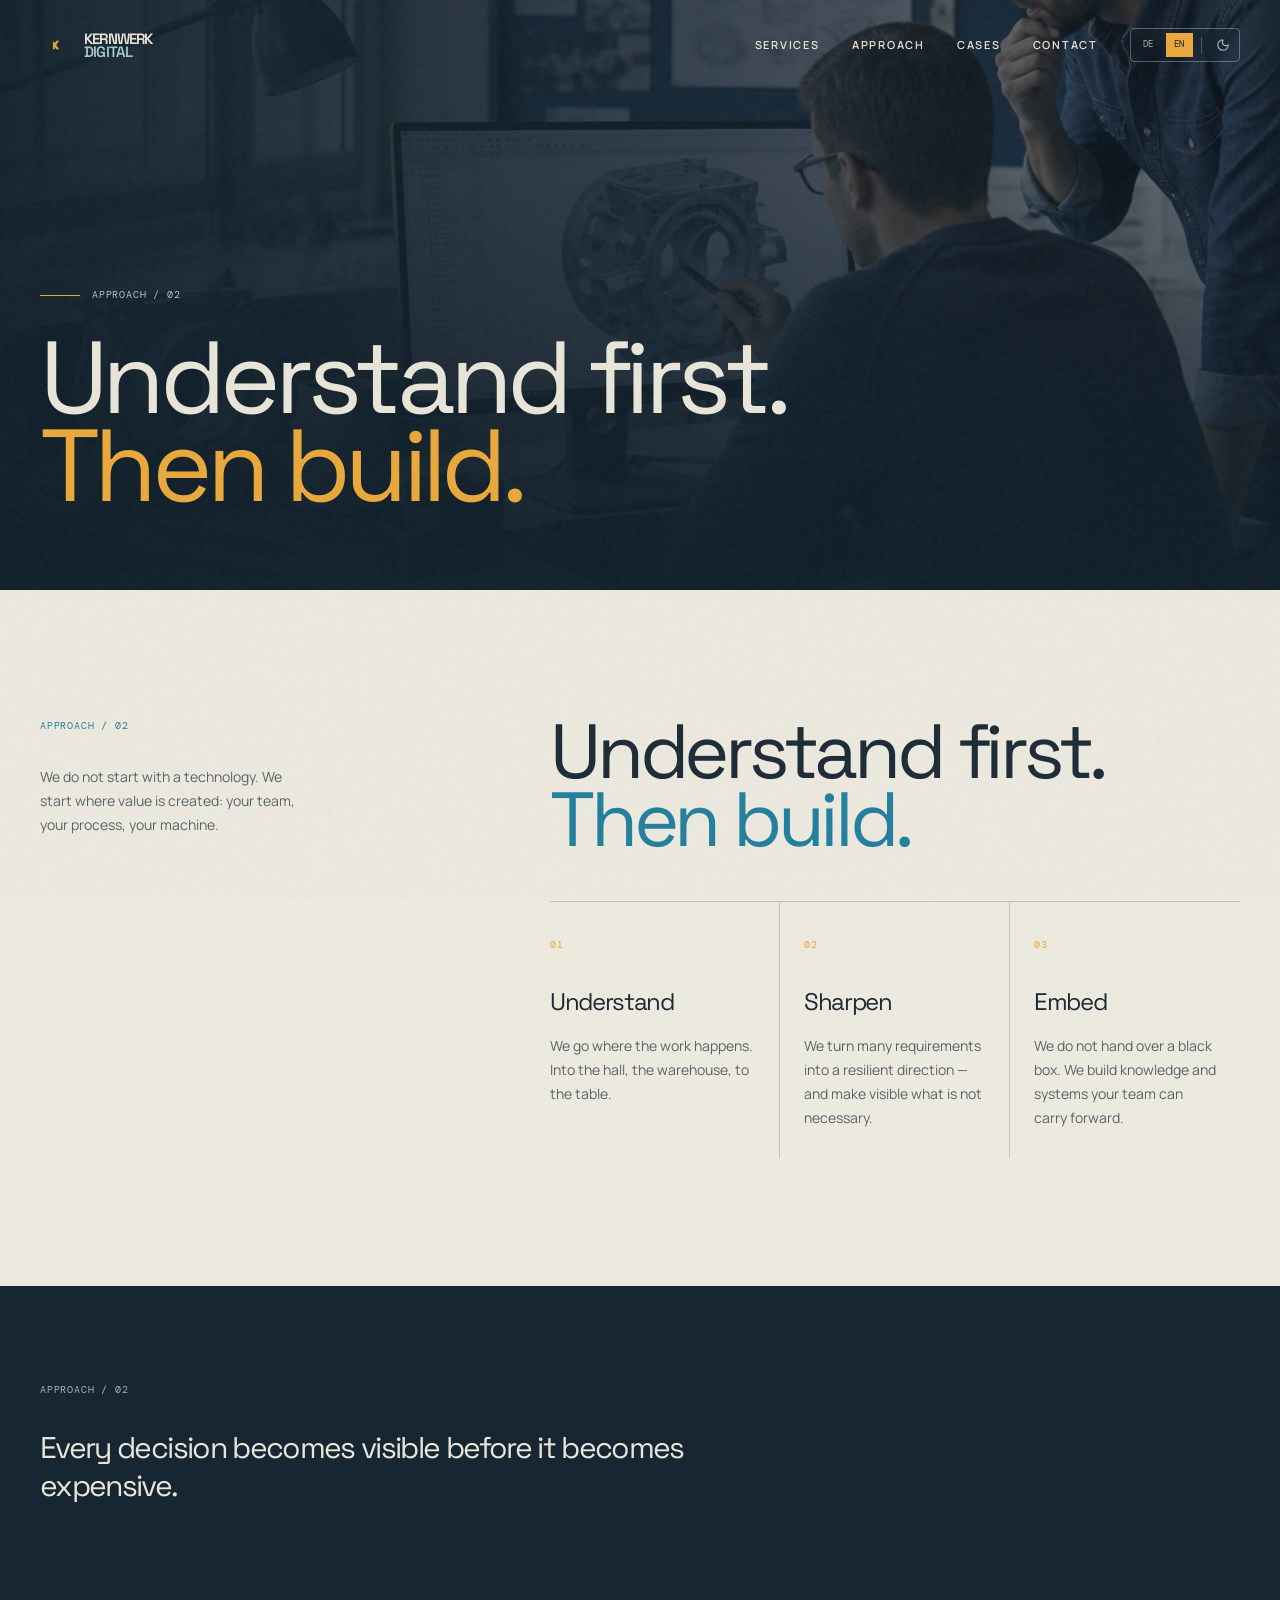
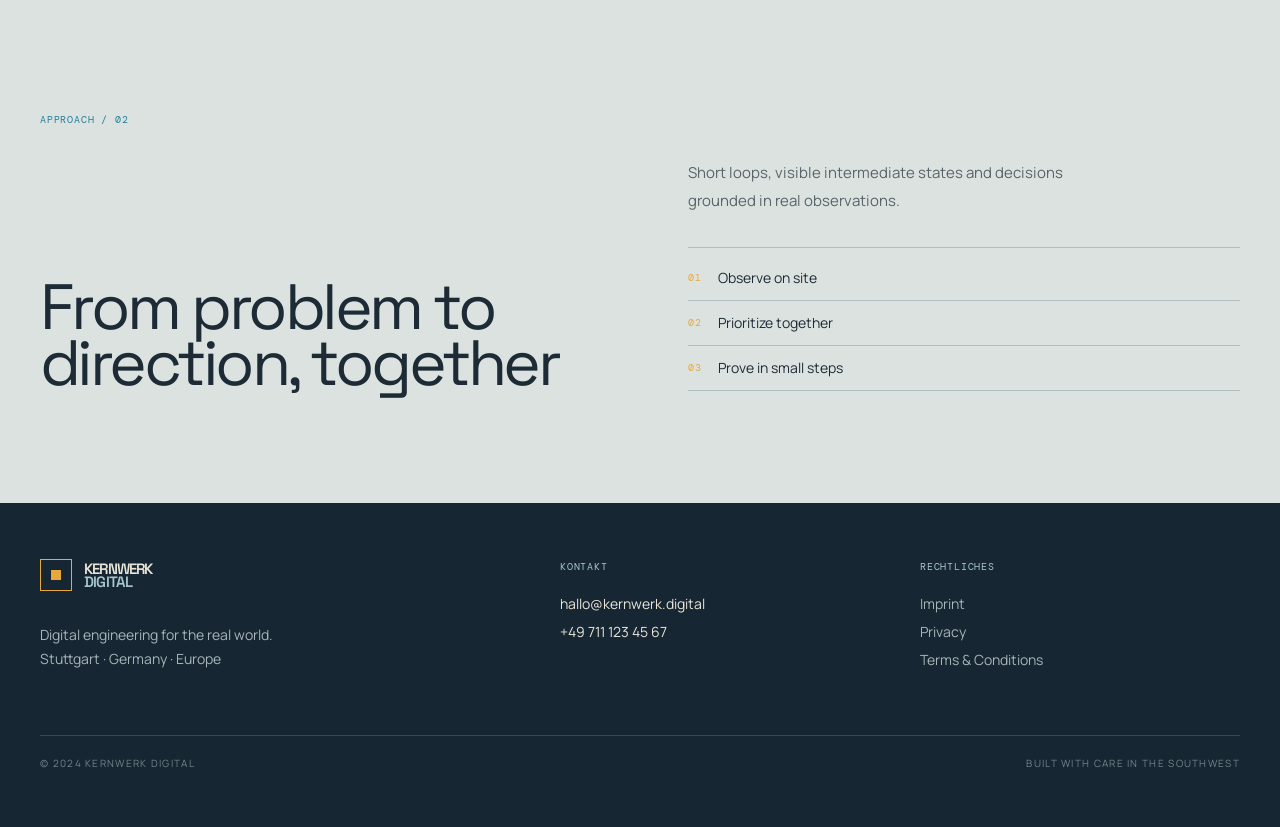
<file: approach.html>
<!doctype html>
<html lang="de">
<head>
  <meta charset="UTF-8">
  <meta name="viewport" content="width=device-width, initial-scale=1.0, maximum-scale=1">
  <title>Arbeitsweise — KERNWERK DIGITAL</title>
  <meta name="description" content="Erst verstehen. Dann bauen. Die Arbeitsweise von KERNWERK DIGITAL.">
  <meta name="robots" content="index, follow">
  <link rel="icon" type="image/svg+xml" href="assets/favicon.svg">
  <link rel="preconnect" href="https://fonts.googleapis.com">
  <link rel="preconnect" href="https://fonts.gstatic.com" crossorigin>
  <link href="https://fonts.googleapis.com/css2?family=DM+Mono:wght@400;500&family=Manrope:wght@400;500;600;700&family=Space+Grotesk:wght@400;500;600;700&display=swap" rel="stylesheet">
  <link rel="stylesheet" href="style.css">
  <script defer src="site.js"></script>
</head>
<body>
<div class="kw-shell kw-grain "><header class="absolute top-0 left-0 right-0 z-30 px-5 py-5 text-[#e9e5d9] md:px-10 md:py-7"><div class="mx-auto flex max-w-[1440px] items-center justify-between gap-5"><a data-testid="button-logo" href="index.html" class="group flex items-center gap-3 text-left"><span class="flex h-8 w-8 items-center justify-center border border-[#e9a83b] text-[#e9a83b]"><span class="h-2.5 w-2.5 bg-[#e9a83b]"></span></span><span class="kw-display text-[15px] font-semibold leading-[.9] tracking-[-.02em]">KERNWERK<br><span class="text-[#a7c7ce]">DIGITAL</span></span></a><div class="flex items-center gap-3 md:gap-8"><nav class="hidden items-center gap-8 text-[11px] font-semibold uppercase tracking-[.16em] md:flex" aria-label="Main navigation"><a data-testid="link-services" href="services.html" class="kw-nav-link">Leistungen</a><a data-testid="link-approach" href="approach.html" class="kw-nav-link">Arbeitsweise</a><a data-testid="link-cases" href="cases.html" class="kw-nav-link">Cases</a><a data-testid="link-contact" href="contact.html" class="kw-nav-link">Kontakt</a></nav><div class="kw-controls flex items-center gap-1 rounded-sm border border-white/30 p-1" role="group" aria-label="Sprache / Erscheinungsbild"><button class="kw-control kw-control-active" aria-label="Deutsch" aria-pressed="true" data-testid="button-language-de">DE</button><button class="kw-control " aria-label="English" aria-pressed="false" data-testid="button-language-en">EN</button><span class="mx-1 h-4 w-px bg-white/25" aria-hidden="true"></span><button class="kw-control kw-theme-control" aria-label="Erscheinungsbild: Dunkel" data-testid="button-theme"><svg xmlns="http://www.w3.org/2000/svg" width="14" height="14" viewBox="0 0 24 24" fill="none" stroke="currentColor" stroke-width="2" stroke-linecap="round" stroke-linejoin="round" class="lucide lucide-moon" aria-hidden="true"><path d="M20.985 12.486a9 9 0 1 1-9.473-9.472c.405-.022.617.46.402.803a6 6 0 0 0 8.268 8.268c.344-.215.825-.004.803.401"></path></svg></button></div><button class="flex h-10 w-10 items-center justify-center border border-white/30 md:hidden" aria-label="Menü öffnen" aria-expanded="false" data-testid="button-menu"><svg xmlns="http://www.w3.org/2000/svg" width="19" height="19" viewBox="0 0 24 24" fill="none" stroke="currentColor" stroke-width="2" stroke-linecap="round" stroke-linejoin="round" class="lucide lucide-menu" aria-hidden="true"><path d="M4 5h16"></path><path d="M4 12h16"></path><path d="M4 19h16"></path></svg></button></div></div></header><main><section class="kw-page-hero relative flex min-h-[510px] items-end overflow-hidden bg-[#172633] text-[#e9e5d9] md:min-h-[590px]"><img alt="Technisches 3D-Modell in einer digitalen Konstruktionsumgebung" class="absolute inset-0 h-full w-full object-cover opacity-65" src="assets/approach-engineering.jpg"><div class="absolute inset-0 bg-[linear-gradient(90deg,rgba(16,31,42,.96)_0%,rgba(16,31,42,.68)_55%,rgba(16,31,42,.22)_100%)]"></div><div class="absolute inset-0 bg-[linear-gradient(0deg,rgba(16,31,42,.9)_0%,transparent_70%)]"></div><div class="relative z-10 mx-auto w-full max-w-[1440px] px-5 pb-16 pt-40 md:px-10 md:pb-20"><p class="kw-mono text-[10px] uppercase tracking-[.2em] text-[#a7c7ce]"><span class="mr-3 inline-block h-px w-10 align-middle bg-[#e9a83b]"></span>Arbeitsweise / 02</p><h1 class="kw-display mt-8 max-w-[960px] text-[clamp(3.4rem,8vw,8rem)] leading-[.86]">Erst verstehen.<br><span class="text-[#e9a83b]">Dann bauen.</span></h1></div></section><section class="kw-surface px-5 py-20 md:px-10 md:py-32"><div class="mx-auto grid max-w-[1440px] gap-12 md:grid-cols-[.75fr_1.25fr] md:gap-24"><div><p class="kw-mono kw-blue-text text-[10px] uppercase">Arbeitsweise / 02</p><p class="kw-muted mt-8 max-w-[270px] text-sm leading-6">Wir starten nicht mit einer Technologie. Wir starten mit dem Ort, an dem Wert entsteht: Ihrem Team, Ihrem Prozess, Ihrer Maschine.</p></div><div><h2 class="kw-display kw-ink max-w-[850px] text-[clamp(2.8rem,6vw,6.5rem)] leading-[.88]">Erst verstehen.<br><span class="kw-blue-text">Dann bauen.</span></h2><div class="mt-12 grid gap-0 border-t kw-border md:grid-cols-3"><article class="kw-page-step kw-border border-b py-7 md:border-b-0 md:border-r md:px-6 md:first:pl-0 md:last:border-r-0"><span class="kw-mono text-[10px] text-[#e9a83b]">01</span><h3 class="kw-display kw-ink mt-8 text-2xl">Verstehen</h3><p class="kw-muted mt-4 text-sm leading-6">Wir gehen dorthin, wo die Arbeit passiert. In die Halle, ins Lager, an den Tisch.</p></article><article class="kw-page-step kw-border border-b py-7 md:border-b-0 md:border-r md:px-6 md:first:pl-0 md:last:border-r-0"><span class="kw-mono text-[10px] text-[#e9a83b]">02</span><h3 class="kw-display kw-ink mt-8 text-2xl">Schärfen</h3><p class="kw-muted mt-4 text-sm leading-6">Wir machen aus vielen Anforderungen eine belastbare Richtung — und sichtbar, was nicht nötig ist.</p></article><article class="kw-page-step kw-border border-b py-7 md:border-b-0 md:border-r md:px-6 md:first:pl-0 md:last:border-r-0"><span class="kw-mono text-[10px] text-[#e9a83b]">03</span><h3 class="kw-display kw-ink mt-8 text-2xl">Verankern</h3><p class="kw-muted mt-4 text-sm leading-6">Wir übergeben kein schwarzes Kästchen. Wir bauen Wissen und Systeme, die Ihr Team weiterträgt.</p></article></div></div></div></section><section class="kw-dark-panel px-5 py-16 md:px-10 md:py-24"><div class="mx-auto max-w-[1440px]"><p class="kw-mono kw-dark-soft text-[10px] uppercase">Arbeitsweise / 02</p><p class="kw-display mt-8 max-w-[700px] text-3xl leading-tight text-[#e9e5d9]">Jede Entscheidung wird sichtbar, bevor sie teuer wird.</p></div></section><section class="kw-surface-alt px-5 py-20 md:px-10 md:py-28"><div class="mx-auto max-w-[1440px]"><p class="kw-mono text-[10px] uppercase kw-blue-text">Arbeitsweise / 02</p><div class="mt-8 grid gap-10 md:grid-cols-[1fr_1fr] md:items-end md:gap-24"><h2 class="kw-display max-w-[760px] text-[clamp(2.5rem,5vw,5.5rem)] leading-[.88] kw-ink">Gemeinsam vom Problem zur Richtung</h2><div><p class="max-w-[420px] text-[15px] leading-7 kw-muted">Kurze Schleifen, sichtbare Zwischenstände und Entscheidungen, die sich auf echte Beobachtungen stützen.</p><ul class="mt-8 grid gap-3 border-t pt-5 kw-border"><li class="flex items-center gap-4 border-b pb-3 text-sm kw-border kw-ink"><span class="kw-mono text-[10px] text-[#e9a83b]">01</span>Vor Ort beobachten</li><li class="flex items-center gap-4 border-b pb-3 text-sm kw-border kw-ink"><span class="kw-mono text-[10px] text-[#e9a83b]">02</span>Gemeinsam priorisieren</li><li class="flex items-center gap-4 border-b pb-3 text-sm kw-border kw-ink"><span class="kw-mono text-[10px] text-[#e9a83b]">03</span>In kleinen Schritten beweisen</li></ul></div></div></div></section></main><footer class="kw-footer px-5 py-10 md:px-10 md:py-14"><div class="mx-auto max-w-[1440px]"><div class="grid gap-10 md:grid-cols-[1.2fr_.8fr_.8fr]"><div><div class="flex items-center gap-3"><span class="flex h-8 w-8 items-center justify-center border border-[#e9a83b] text-[#e9a83b]"><span class="h-2.5 w-2.5 bg-[#e9a83b]"></span></span><span class="kw-display text-[15px] font-semibold leading-[.9]">KERNWERK<br><span class="text-[#a7c7ce]">DIGITAL</span></span></div><p class="kw-footer-muted mt-8 max-w-[280px] text-sm leading-6">Digital engineering for the real world.<br>Stuttgart · Deutschland · Europa</p></div><div><p class="kw-mono text-[10px] text-[#a7c7ce]">KONTAKT</p><a href="mailto:hallo@kernwerk.digital" class="mt-5 block text-sm hover:text-[#e9a83b]" data-testid="footer-email">hallo@kernwerk.digital</a><a href="tel:+497111234567" class="mt-2 block text-sm hover:text-[#e9a83b]" data-testid="footer-phone">+49 711 123 45 67</a></div><div><p class="kw-mono text-[10px] text-[#a7c7ce]">RECHTLICHES</p><button class="kw-footer-muted mt-5 block text-sm hover:text-[#e9a83b]" data-testid="button-imprint">Impressum</button><button class="kw-footer-muted mt-2 block text-sm hover:text-[#e9a83b]" data-testid="button-privacy">Datenschutz</button></div></div><div class="mt-16 flex flex-col justify-between gap-4 border-t border-white/15 pt-5 text-[10px] uppercase tracking-[.13em] text-[#72858b] md:flex-row"><span>© 2024 KERNWERK DIGITAL</span><span>Built with care in the Südwesten</span></div></div></footer>
</body>
</html>
</file>
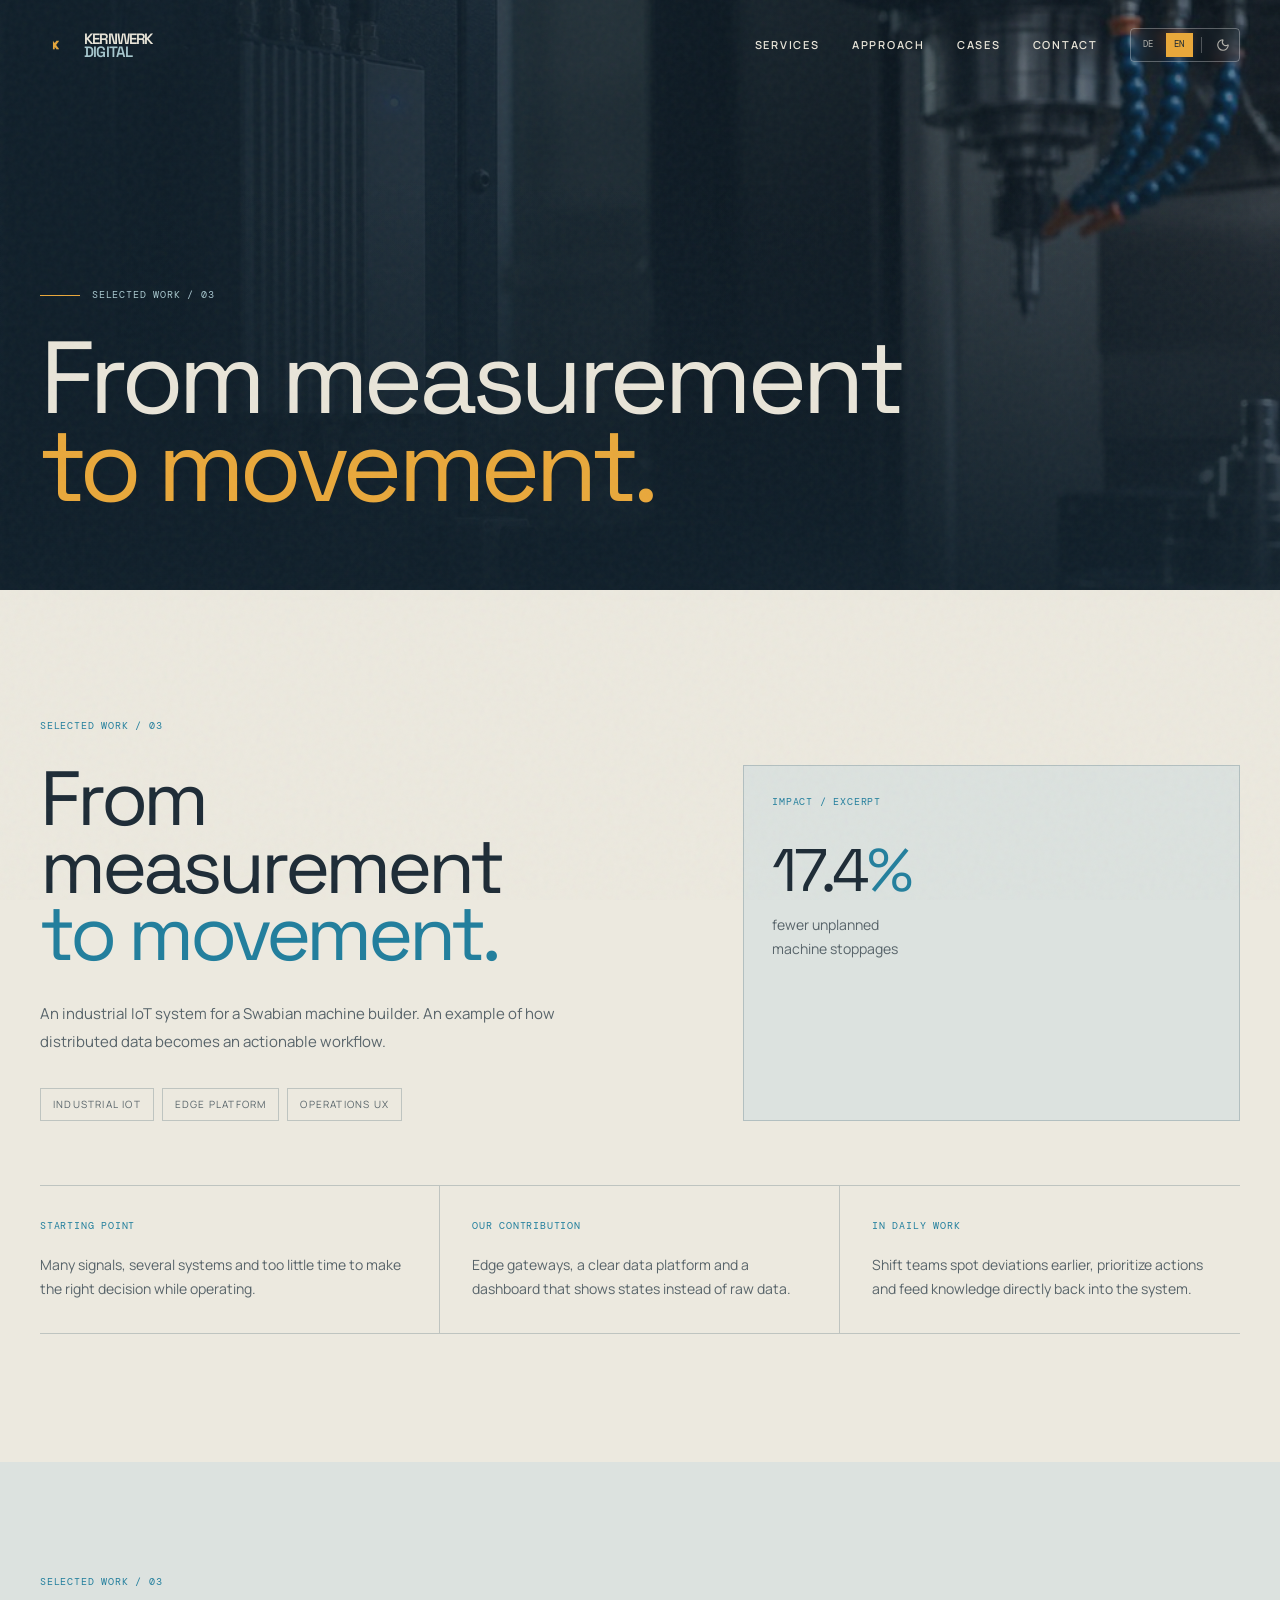
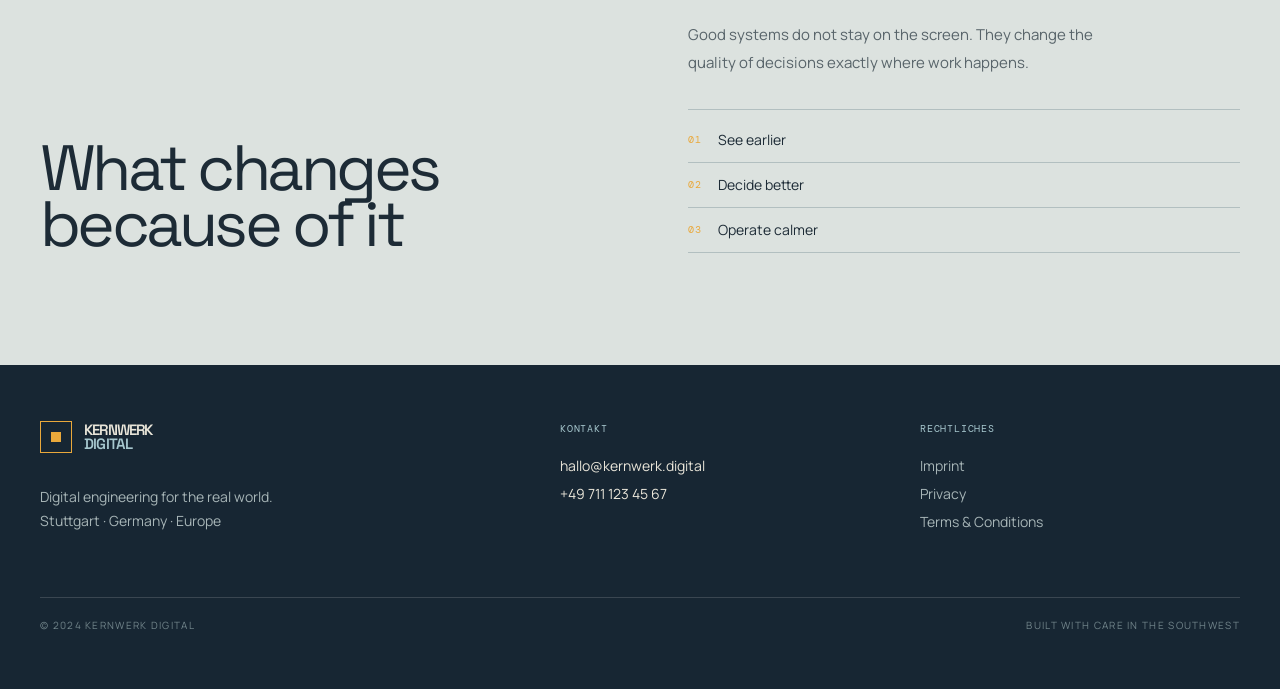
<file: cases.html>
<!doctype html>
<html lang="de">
<head>
  <meta charset="UTF-8">
  <meta name="viewport" content="width=device-width, initial-scale=1.0, maximum-scale=1">
  <title>Cases — KERNWERK DIGITAL</title>
  <meta name="description" content="Vom Messwert zur Bewegung. Einblicke in digitale Systeme für die reale Welt.">
  <meta name="robots" content="index, follow">
  <link rel="icon" type="image/svg+xml" href="assets/favicon.svg">
  <link rel="preconnect" href="https://fonts.googleapis.com">
  <link rel="preconnect" href="https://fonts.gstatic.com" crossorigin>
  <link href="https://fonts.googleapis.com/css2?family=DM+Mono:wght@400;500&family=Manrope:wght@400;500;600;700&family=Space+Grotesk:wght@400;500;600;700&display=swap" rel="stylesheet">
  <link rel="stylesheet" href="style.css">
  <script defer src="site.js"></script>
</head>
<body>
<div class="kw-shell kw-grain "><header class="absolute top-0 left-0 right-0 z-30 px-5 py-5 text-[#e9e5d9] md:px-10 md:py-7"><div class="mx-auto flex max-w-[1440px] items-center justify-between gap-5"><a data-testid="button-logo" href="index.html" class="group flex items-center gap-3 text-left"><span class="flex h-8 w-8 items-center justify-center border border-[#e9a83b] text-[#e9a83b]"><span class="h-2.5 w-2.5 bg-[#e9a83b]"></span></span><span class="kw-display text-[15px] font-semibold leading-[.9] tracking-[-.02em]">KERNWERK<br><span class="text-[#a7c7ce]">DIGITAL</span></span></a><div class="flex items-center gap-3 md:gap-8"><nav class="hidden items-center gap-8 text-[11px] font-semibold uppercase tracking-[.16em] md:flex" aria-label="Main navigation"><a data-testid="link-services" href="services.html" class="kw-nav-link">Leistungen</a><a data-testid="link-approach" href="approach.html" class="kw-nav-link">Arbeitsweise</a><a data-testid="link-cases" href="cases.html" class="kw-nav-link">Cases</a><a data-testid="link-contact" href="contact.html" class="kw-nav-link">Kontakt</a></nav><div class="kw-controls flex items-center gap-1 rounded-sm border border-white/30 p-1" role="group" aria-label="Sprache / Erscheinungsbild"><button class="kw-control kw-control-active" aria-label="Deutsch" aria-pressed="true" data-testid="button-language-de">DE</button><button class="kw-control " aria-label="English" aria-pressed="false" data-testid="button-language-en">EN</button><span class="mx-1 h-4 w-px bg-white/25" aria-hidden="true"></span><button class="kw-control kw-theme-control" aria-label="Erscheinungsbild: Dunkel" data-testid="button-theme"><svg xmlns="http://www.w3.org/2000/svg" width="14" height="14" viewBox="0 0 24 24" fill="none" stroke="currentColor" stroke-width="2" stroke-linecap="round" stroke-linejoin="round" class="lucide lucide-moon" aria-hidden="true"><path d="M20.985 12.486a9 9 0 1 1-9.473-9.472c.405-.022.617.46.402.803a6 6 0 0 0 8.268 8.268c.344-.215.825-.004.803.401"></path></svg></button></div><button class="flex h-10 w-10 items-center justify-center border border-white/30 md:hidden" aria-label="Menü öffnen" aria-expanded="false" data-testid="button-menu"><svg xmlns="http://www.w3.org/2000/svg" width="19" height="19" viewBox="0 0 24 24" fill="none" stroke="currentColor" stroke-width="2" stroke-linecap="round" stroke-linejoin="round" class="lucide lucide-menu" aria-hidden="true"><path d="M4 5h16"></path><path d="M4 12h16"></path><path d="M4 19h16"></path></svg></button></div></div></header><main><section class="kw-page-hero relative flex min-h-[510px] items-end overflow-hidden bg-[#172633] text-[#e9e5d9] md:min-h-[590px]"><img alt="Ingenieur arbeitet an einem industriellen Sensor" class="absolute inset-0 h-full w-full object-cover opacity-65" src="assets/cases-edge.jpg"><div class="absolute inset-0 bg-[linear-gradient(90deg,rgba(16,31,42,.96)_0%,rgba(16,31,42,.68)_55%,rgba(16,31,42,.22)_100%)]"></div><div class="absolute inset-0 bg-[linear-gradient(0deg,rgba(16,31,42,.9)_0%,transparent_70%)]"></div><div class="relative z-10 mx-auto w-full max-w-[1440px] px-5 pb-16 pt-40 md:px-10 md:pb-20"><p class="kw-mono text-[10px] uppercase tracking-[.2em] text-[#a7c7ce]"><span class="mr-3 inline-block h-px w-10 align-middle bg-[#e9a83b]"></span>Selected work / 03</p><h1 class="kw-display mt-8 max-w-[960px] text-[clamp(3.4rem,8vw,8rem)] leading-[.86]">Vom Messwert<br><span class="text-[#e9a83b]">zur Bewegung.</span></h1></div></section><section class="kw-surface px-5 py-20 md:px-10 md:py-32"><div class="mx-auto max-w-[1440px]"><p class="kw-mono kw-blue-text text-[10px] uppercase">Selected work / 03</p><div class="mt-8 grid gap-12 md:grid-cols-[1.1fr_.9fr] md:gap-24"><div><h2 class="kw-display kw-ink max-w-[700px] text-[clamp(2.8rem,6vw,6.5rem)] leading-[.88]">Vom Messwert<br><span class="kw-blue-text">zur Bewegung.</span></h2><p class="kw-muted mt-8 max-w-[520px] text-[15px] leading-7">Ein Industrial-IoT-System für einen schwäbischen Maschinenbauer. Ein Beispiel dafür, wie aus verteilten Daten ein handlungsfähiger Ablauf wird.</p><div class="mt-8 flex flex-wrap gap-2"><span class="kw-tag border px-3 py-2 text-[10px] uppercase tracking-[.12em]">Industrial IoT</span><span class="kw-tag border px-3 py-2 text-[10px] uppercase tracking-[.12em]">Edge platform</span><span class="kw-tag border px-3 py-2 text-[10px] uppercase tracking-[.12em]">Operations UX</span></div></div><div class="kw-surface-alt border kw-border p-7"><p class="kw-mono kw-blue-text text-[10px] uppercase">IMPACT / AUSZUG</p><p class="kw-display kw-ink mt-8 text-6xl">17.4<span class="kw-blue-text">%</span></p><p class="kw-muted mt-3 text-sm leading-6">weniger ungeplante<br>Anlagenstillstände</p></div></div><div class="mt-16 grid gap-0 border-y kw-border md:grid-cols-3"><article class="kw-page-detail kw-border border-b py-8 md:border-b-0 md:border-r md:px-8 md:first:pl-0 md:last:border-r-0"><p class="kw-mono kw-blue-text text-[10px] uppercase">Ausgangslage</p><p class="kw-muted mt-5 text-sm leading-6">Viele Signale, mehrere Systeme und zu wenig Zeit für die richtige Entscheidung im laufenden Betrieb.</p></article><article class="kw-page-detail kw-border border-b py-8 md:border-b-0 md:border-r md:px-8 md:first:pl-0 md:last:border-r-0"><p class="kw-mono kw-blue-text text-[10px] uppercase">Unser Beitrag</p><p class="kw-muted mt-5 text-sm leading-6">Edge-Gateways, eine klare Datenplattform und ein Dashboard, das Zustände statt Rohdaten zeigt.</p></article><article class="kw-page-detail kw-border border-b py-8 md:border-b-0 md:border-r md:px-8 md:first:pl-0 md:last:border-r-0"><p class="kw-mono kw-blue-text text-[10px] uppercase">Im Alltag</p><p class="kw-muted mt-5 text-sm leading-6">Schichtteams erkennen Abweichungen früher, priorisieren Maßnahmen und geben Wissen direkt zurück ins System.</p></article></div></div></section><section class="kw-surface-alt px-5 py-20 md:px-10 md:py-28"><div class="mx-auto max-w-[1440px]"><p class="kw-mono text-[10px] uppercase kw-blue-text">Selected work / 03</p><div class="mt-8 grid gap-10 md:grid-cols-[1fr_1fr] md:items-end md:gap-24"><h2 class="kw-display max-w-[760px] text-[clamp(2.5rem,5vw,5.5rem)] leading-[.88] kw-ink">Was sich dadurch verändert</h2><div><p class="max-w-[420px] text-[15px] leading-7 kw-muted">Gute Systeme bleiben nicht auf dem Bildschirm. Sie verändern die Qualität von Entscheidungen genau dort, wo Arbeit passiert.</p><ul class="mt-8 grid gap-3 border-t pt-5 kw-border"><li class="flex items-center gap-4 border-b pb-3 text-sm kw-border kw-ink"><span class="kw-mono text-[10px] text-[#e9a83b]">01</span>Früher sehen</li><li class="flex items-center gap-4 border-b pb-3 text-sm kw-border kw-ink"><span class="kw-mono text-[10px] text-[#e9a83b]">02</span>Besser entscheiden</li><li class="flex items-center gap-4 border-b pb-3 text-sm kw-border kw-ink"><span class="kw-mono text-[10px] text-[#e9a83b]">03</span>Ruhiger betreiben</li></ul></div></div></div></section></main><footer class="kw-footer px-5 py-10 md:px-10 md:py-14"><div class="mx-auto max-w-[1440px]"><div class="grid gap-10 md:grid-cols-[1.2fr_.8fr_.8fr]"><div><div class="flex items-center gap-3"><span class="flex h-8 w-8 items-center justify-center border border-[#e9a83b] text-[#e9a83b]"><span class="h-2.5 w-2.5 bg-[#e9a83b]"></span></span><span class="kw-display text-[15px] font-semibold leading-[.9]">KERNWERK<br><span class="text-[#a7c7ce]">DIGITAL</span></span></div><p class="kw-footer-muted mt-8 max-w-[280px] text-sm leading-6">Digital engineering for the real world.<br>Stuttgart · Deutschland · Europa</p></div><div><p class="kw-mono text-[10px] text-[#a7c7ce]">KONTAKT</p><a href="mailto:hallo@kernwerk.digital" class="mt-5 block text-sm hover:text-[#e9a83b]" data-testid="footer-email">hallo@kernwerk.digital</a><a href="tel:+497111234567" class="mt-2 block text-sm hover:text-[#e9a83b]" data-testid="footer-phone">+49 711 123 45 67</a></div><div><p class="kw-mono text-[10px] text-[#a7c7ce]">RECHTLICHES</p><button class="kw-footer-muted mt-5 block text-sm hover:text-[#e9a83b]" data-testid="button-imprint">Impressum</button><button class="kw-footer-muted mt-2 block text-sm hover:text-[#e9a83b]" data-testid="button-privacy">Datenschutz</button></div></div><div class="mt-16 flex flex-col justify-between gap-4 border-t border-white/15 pt-5 text-[10px] uppercase tracking-[.13em] text-[#72858b] md:flex-row"><span>© 2024 KERNWERK DIGITAL</span><span>Built with care in the Südwesten</span></div></div></footer>
</body>
</html>
</file>
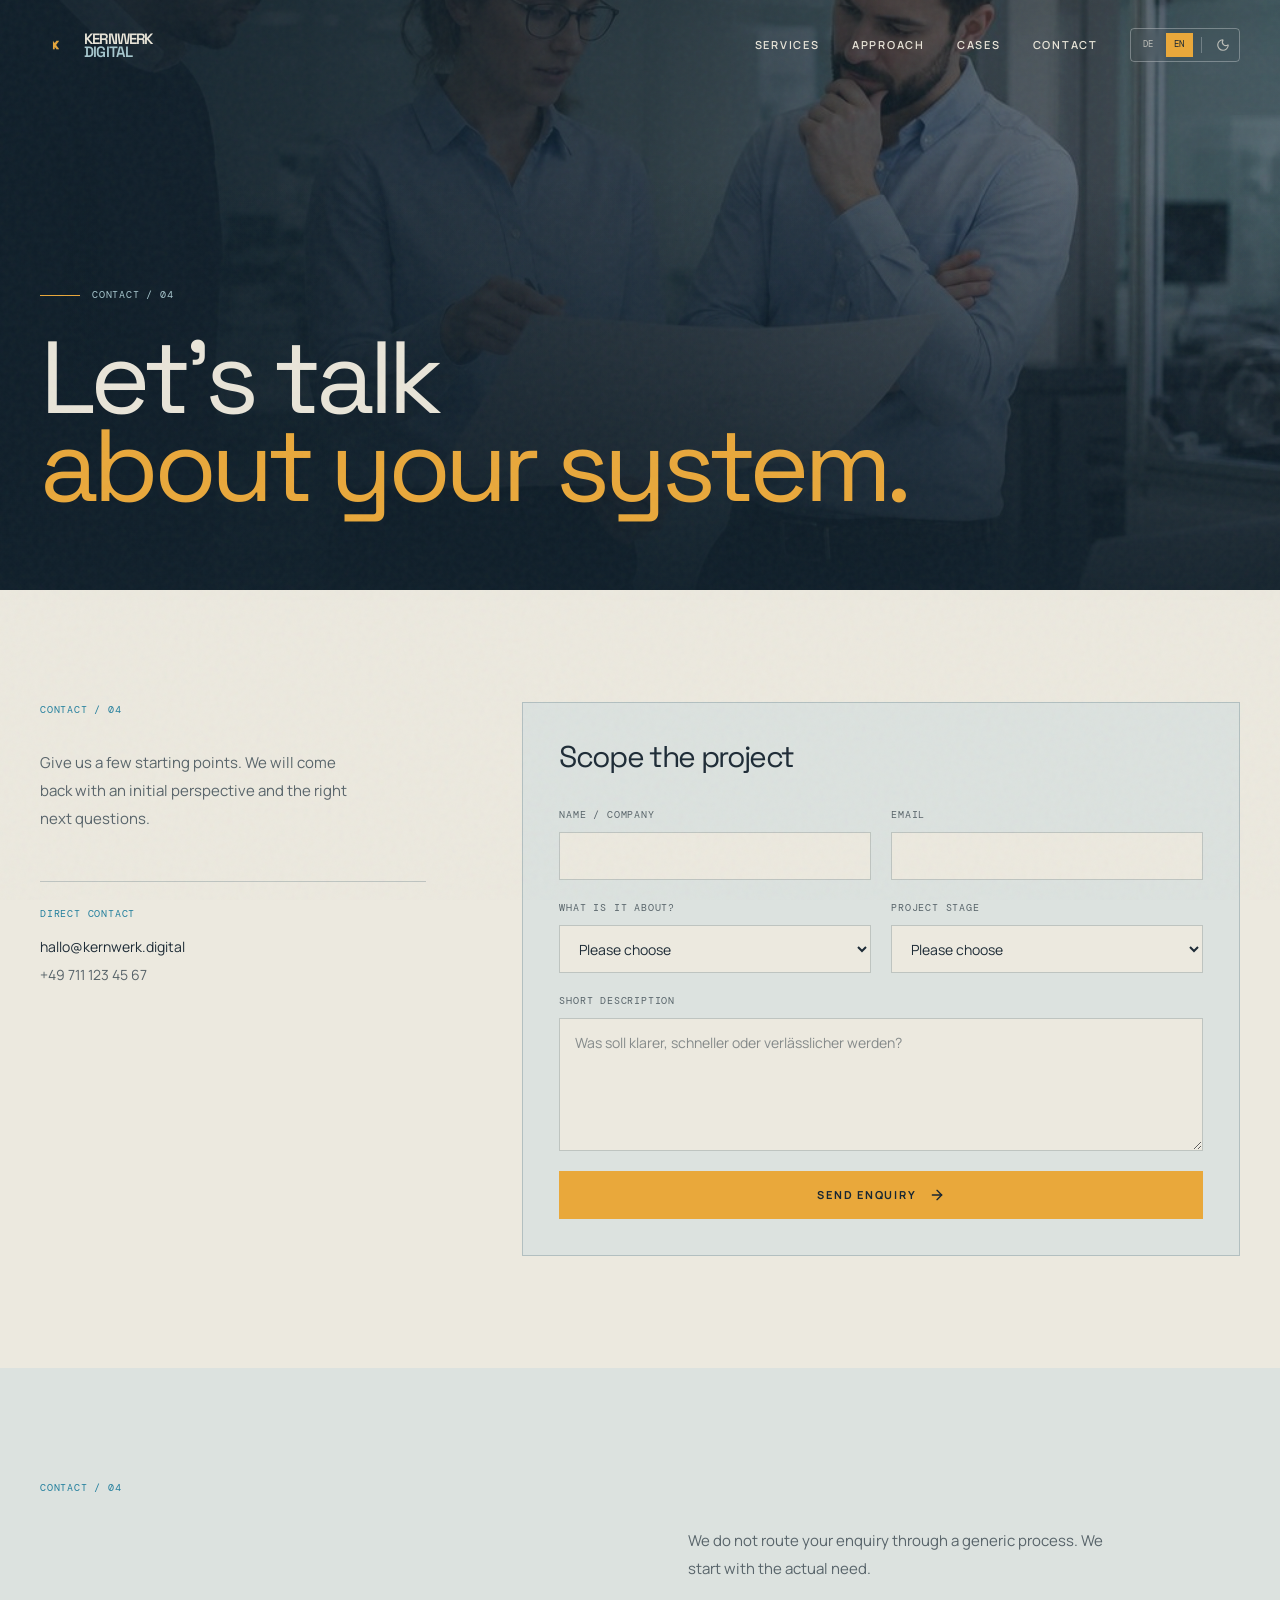
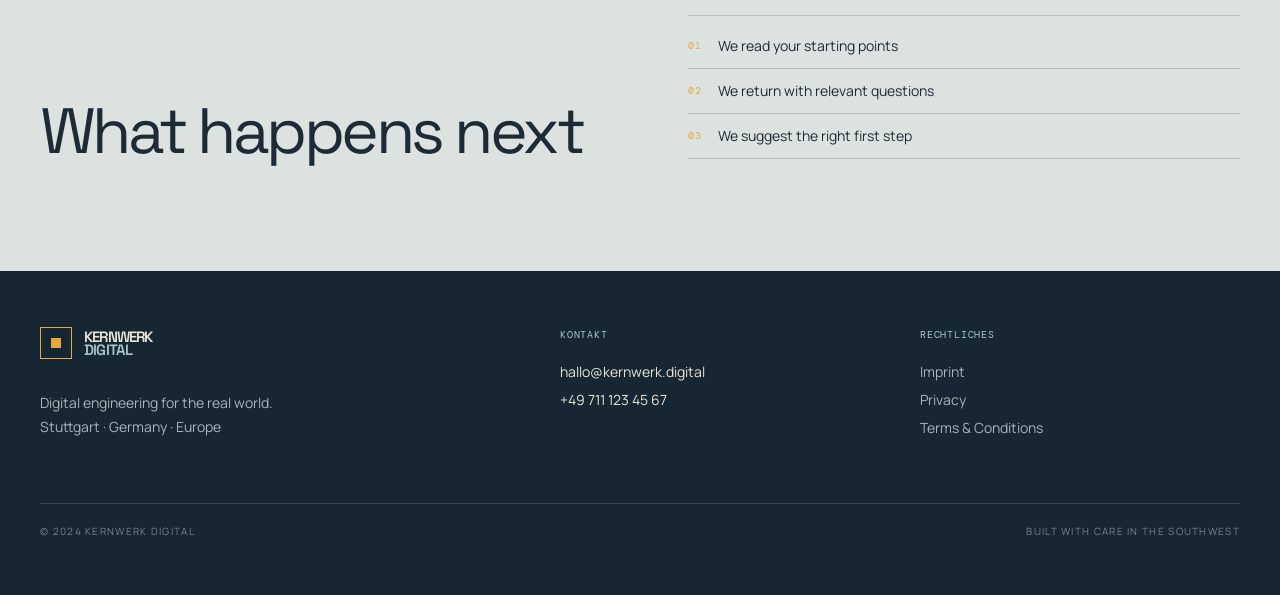
<file: contact.html>
<!doctype html>
<html lang="de">
<head>
  <meta charset="UTF-8">
  <meta name="viewport" content="width=device-width, initial-scale=1.0, maximum-scale=1">
  <title>Kontakt — KERNWERK DIGITAL</title>
  <meta name="description" content="Sprechen wir über Ihr digitales System.">
  <meta name="robots" content="index, follow">
  <link rel="icon" type="image/svg+xml" href="assets/favicon.svg">
  <link rel="preconnect" href="https://fonts.googleapis.com">
  <link rel="preconnect" href="https://fonts.gstatic.com" crossorigin>
  <link href="https://fonts.googleapis.com/css2?family=DM+Mono:wght@400;500&family=Manrope:wght@400;500;600;700&family=Space+Grotesk:wght@400;500;600;700&display=swap" rel="stylesheet">
  <link rel="stylesheet" href="style.css">
  <script defer src="site.js"></script>
</head>
<body>
<div class="kw-shell kw-grain "><header class="absolute top-0 left-0 right-0 z-30 px-5 py-5 text-[#e9e5d9] md:px-10 md:py-7"><div class="mx-auto flex max-w-[1440px] items-center justify-between gap-5"><a data-testid="button-logo" href="index.html" class="group flex items-center gap-3 text-left"><span class="flex h-8 w-8 items-center justify-center border border-[#e9a83b] text-[#e9a83b]"><span class="h-2.5 w-2.5 bg-[#e9a83b]"></span></span><span class="kw-display text-[15px] font-semibold leading-[.9] tracking-[-.02em]">KERNWERK<br><span class="text-[#a7c7ce]">DIGITAL</span></span></a><div class="flex items-center gap-3 md:gap-8"><nav class="hidden items-center gap-8 text-[11px] font-semibold uppercase tracking-[.16em] md:flex" aria-label="Main navigation"><a data-testid="link-services" href="services.html" class="kw-nav-link">Leistungen</a><a data-testid="link-approach" href="approach.html" class="kw-nav-link">Arbeitsweise</a><a data-testid="link-cases" href="cases.html" class="kw-nav-link">Cases</a><a data-testid="link-contact" href="contact.html" class="kw-nav-link">Kontakt</a></nav><div class="kw-controls flex items-center gap-1 rounded-sm border border-white/30 p-1" role="group" aria-label="Sprache / Erscheinungsbild"><button class="kw-control kw-control-active" aria-label="Deutsch" aria-pressed="true" data-testid="button-language-de">DE</button><button class="kw-control " aria-label="English" aria-pressed="false" data-testid="button-language-en">EN</button><span class="mx-1 h-4 w-px bg-white/25" aria-hidden="true"></span><button class="kw-control kw-theme-control" aria-label="Erscheinungsbild: Dunkel" data-testid="button-theme"><svg xmlns="http://www.w3.org/2000/svg" width="14" height="14" viewBox="0 0 24 24" fill="none" stroke="currentColor" stroke-width="2" stroke-linecap="round" stroke-linejoin="round" class="lucide lucide-moon" aria-hidden="true"><path d="M20.985 12.486a9 9 0 1 1-9.473-9.472c.405-.022.617.46.402.803a6 6 0 0 0 8.268 8.268c.344-.215.825-.004.803.401"></path></svg></button></div><button class="flex h-10 w-10 items-center justify-center border border-white/30 md:hidden" aria-label="Menü öffnen" aria-expanded="false" data-testid="button-menu"><svg xmlns="http://www.w3.org/2000/svg" width="19" height="19" viewBox="0 0 24 24" fill="none" stroke="currentColor" stroke-width="2" stroke-linecap="round" stroke-linejoin="round" class="lucide lucide-menu" aria-hidden="true"><path d="M4 5h16"></path><path d="M4 12h16"></path><path d="M4 19h16"></path></svg></button></div></div></header><main><section class="kw-page-hero relative flex min-h-[510px] items-end overflow-hidden bg-[#172633] text-[#e9e5d9] md:min-h-[590px]"><img alt="Sprechen wir über Ihr System." class="absolute inset-0 h-full w-full object-cover opacity-65" src="assets/contact-team.jpg"><div class="absolute inset-0 bg-[linear-gradient(90deg,rgba(16,31,42,.96)_0%,rgba(16,31,42,.68)_55%,rgba(16,31,42,.22)_100%)]"></div><div class="absolute inset-0 bg-[linear-gradient(0deg,rgba(16,31,42,.9)_0%,transparent_70%)]"></div><div class="relative z-10 mx-auto w-full max-w-[1440px] px-5 pb-16 pt-40 md:px-10 md:pb-20"><p class="kw-mono text-[10px] uppercase tracking-[.2em] text-[#a7c7ce]"><span class="mr-3 inline-block h-px w-10 align-middle bg-[#e9a83b]"></span>Kontakt / 04</p><h1 class="kw-display mt-8 max-w-[960px] text-[clamp(3.4rem,8vw,8rem)] leading-[.86]">Sprechen wir<br><span class="text-[#e9a83b]">über Ihr System.</span></h1></div></section><section class="kw-surface px-5 py-20 md:px-10 md:py-28"><div class="mx-auto grid max-w-[1440px] gap-12 md:grid-cols-[.7fr_1.3fr] md:gap-24"><div><p class="kw-mono kw-blue-text text-[10px] uppercase">Kontakt / 04</p><p class="kw-muted mt-8 max-w-[320px] text-[15px] leading-7">Geben Sie uns ein paar Eckdaten. Wir melden uns mit einer ersten Einschätzung und den richtigen nächsten Fragen.</p><div class="kw-contact-aside mt-12 border-t pt-6 kw-border"><p class="kw-mono kw-blue-text text-[10px] uppercase">Direktkontakt</p><a href="mailto:hallo@kernwerk.digital" class="kw-ink mt-4 block text-sm hover:text-[#237f9d]">hallo@kernwerk.digital</a><a href="tel:+497111234567" class="kw-muted mt-2 block text-sm hover:text-[#237f9d]">+49 711 123 45 67</a></div></div><div class="kw-form-card border p-6 md:p-9"><p class="kw-display kw-ink text-3xl">Projekt kurz einordnen</p><form class="mt-8 grid gap-5"><label class="kw-form-field"><span>Name / Unternehmen</span><input required="" value=""></label><label class="kw-form-field"><span>E-Mail</span><input required="" type="email" value=""></label><label class="kw-form-field"><span>Worum geht es?</span><select required=""><option value="">Bitte auswählen</option><option value="IoT &amp; Edge">IoT &amp; Edge</option><option value="Web &amp; Hosting">Web &amp; Hosting</option><option value="App-Entwicklung">App-Entwicklung</option><option value="UI / UX Design">UI / UX Design</option><option value="3D-Modellierung">3D-Modellierung</option><option value="Noch nicht sicher">Noch nicht sicher</option></select></label><label class="kw-form-field"><span>Projektphase</span><select required=""><option value="">Bitte auswählen</option><option value="Erste Idee">Erste Idee</option><option value="Bestehendes System">Bestehendes System</option><option value="Optimierung">Optimierung</option><option value="Noch nicht sicher">Noch nicht sicher</option></select></label><label class="kw-form-field md:col-span-2"><span>Kurzbeschreibung</span><textarea required="" rows="5" placeholder="Was soll klarer, schneller oder verlässlicher werden?"></textarea></label><button type="submit" class="kw-button kw-form-submit md:col-span-2">Anfrage senden <svg xmlns="http://www.w3.org/2000/svg" width="16" height="16" viewBox="0 0 24 24" fill="none" stroke="currentColor" stroke-width="2" stroke-linecap="round" stroke-linejoin="round" class="lucide lucide-arrow-right" aria-hidden="true"><path d="M5 12h14"></path><path d="m12 5 7 7-7 7"></path></svg></button></form></div></div></section><section class="kw-surface-alt px-5 py-20 md:px-10 md:py-28"><div class="mx-auto max-w-[1440px]"><p class="kw-mono text-[10px] uppercase kw-blue-text">Kontakt / 04</p><div class="mt-8 grid gap-10 md:grid-cols-[1fr_1fr] md:items-end md:gap-24"><h2 class="kw-display max-w-[760px] text-[clamp(2.5rem,5vw,5.5rem)] leading-[.88] kw-ink">Was danach passiert</h2><div><p class="max-w-[420px] text-[15px] leading-7 kw-muted">Wir sortieren Ihre Anfrage nicht nach einem Standardprozess, sondern nach dem tatsächlichen Bedarf.</p><ul class="mt-8 grid gap-3 border-t pt-5 kw-border"><li class="flex items-center gap-4 border-b pb-3 text-sm kw-border kw-ink"><span class="kw-mono text-[10px] text-[#e9a83b]">01</span>Wir lesen Ihre Eckdaten</li><li class="flex items-center gap-4 border-b pb-3 text-sm kw-border kw-ink"><span class="kw-mono text-[10px] text-[#e9a83b]">02</span>Wir melden uns mit relevanten Fragen</li><li class="flex items-center gap-4 border-b pb-3 text-sm kw-border kw-ink"><span class="kw-mono text-[10px] text-[#e9a83b]">03</span>Wir schlagen einen passenden ersten Schritt vor</li></ul></div></div></div></section></main><footer class="kw-footer px-5 py-10 md:px-10 md:py-14"><div class="mx-auto max-w-[1440px]"><div class="grid gap-10 md:grid-cols-[1.2fr_.8fr_.8fr]"><div><div class="flex items-center gap-3"><span class="flex h-8 w-8 items-center justify-center border border-[#e9a83b] text-[#e9a83b]"><span class="h-2.5 w-2.5 bg-[#e9a83b]"></span></span><span class="kw-display text-[15px] font-semibold leading-[.9]">KERNWERK<br><span class="text-[#a7c7ce]">DIGITAL</span></span></div><p class="kw-footer-muted mt-8 max-w-[280px] text-sm leading-6">Digital engineering for the real world.<br>Stuttgart · Deutschland · Europa</p></div><div><p class="kw-mono text-[10px] text-[#a7c7ce]">KONTAKT</p><a href="mailto:hallo@kernwerk.digital" class="mt-5 block text-sm hover:text-[#e9a83b]" data-testid="footer-email">hallo@kernwerk.digital</a><a href="tel:+497111234567" class="mt-2 block text-sm hover:text-[#e9a83b]" data-testid="footer-phone">+49 711 123 45 67</a></div><div><p class="kw-mono text-[10px] text-[#a7c7ce]">RECHTLICHES</p><button class="kw-footer-muted mt-5 block text-sm hover:text-[#e9a83b]" data-testid="button-imprint">Impressum</button><button class="kw-footer-muted mt-2 block text-sm hover:text-[#e9a83b]" data-testid="button-privacy">Datenschutz</button></div></div><div class="mt-16 flex flex-col justify-between gap-4 border-t border-white/15 pt-5 text-[10px] uppercase tracking-[.13em] text-[#72858b] md:flex-row"><span>© 2024 KERNWERK DIGITAL</span><span>Built with care in the Südwesten</span></div></div></footer>
</body>
</html>
</file>
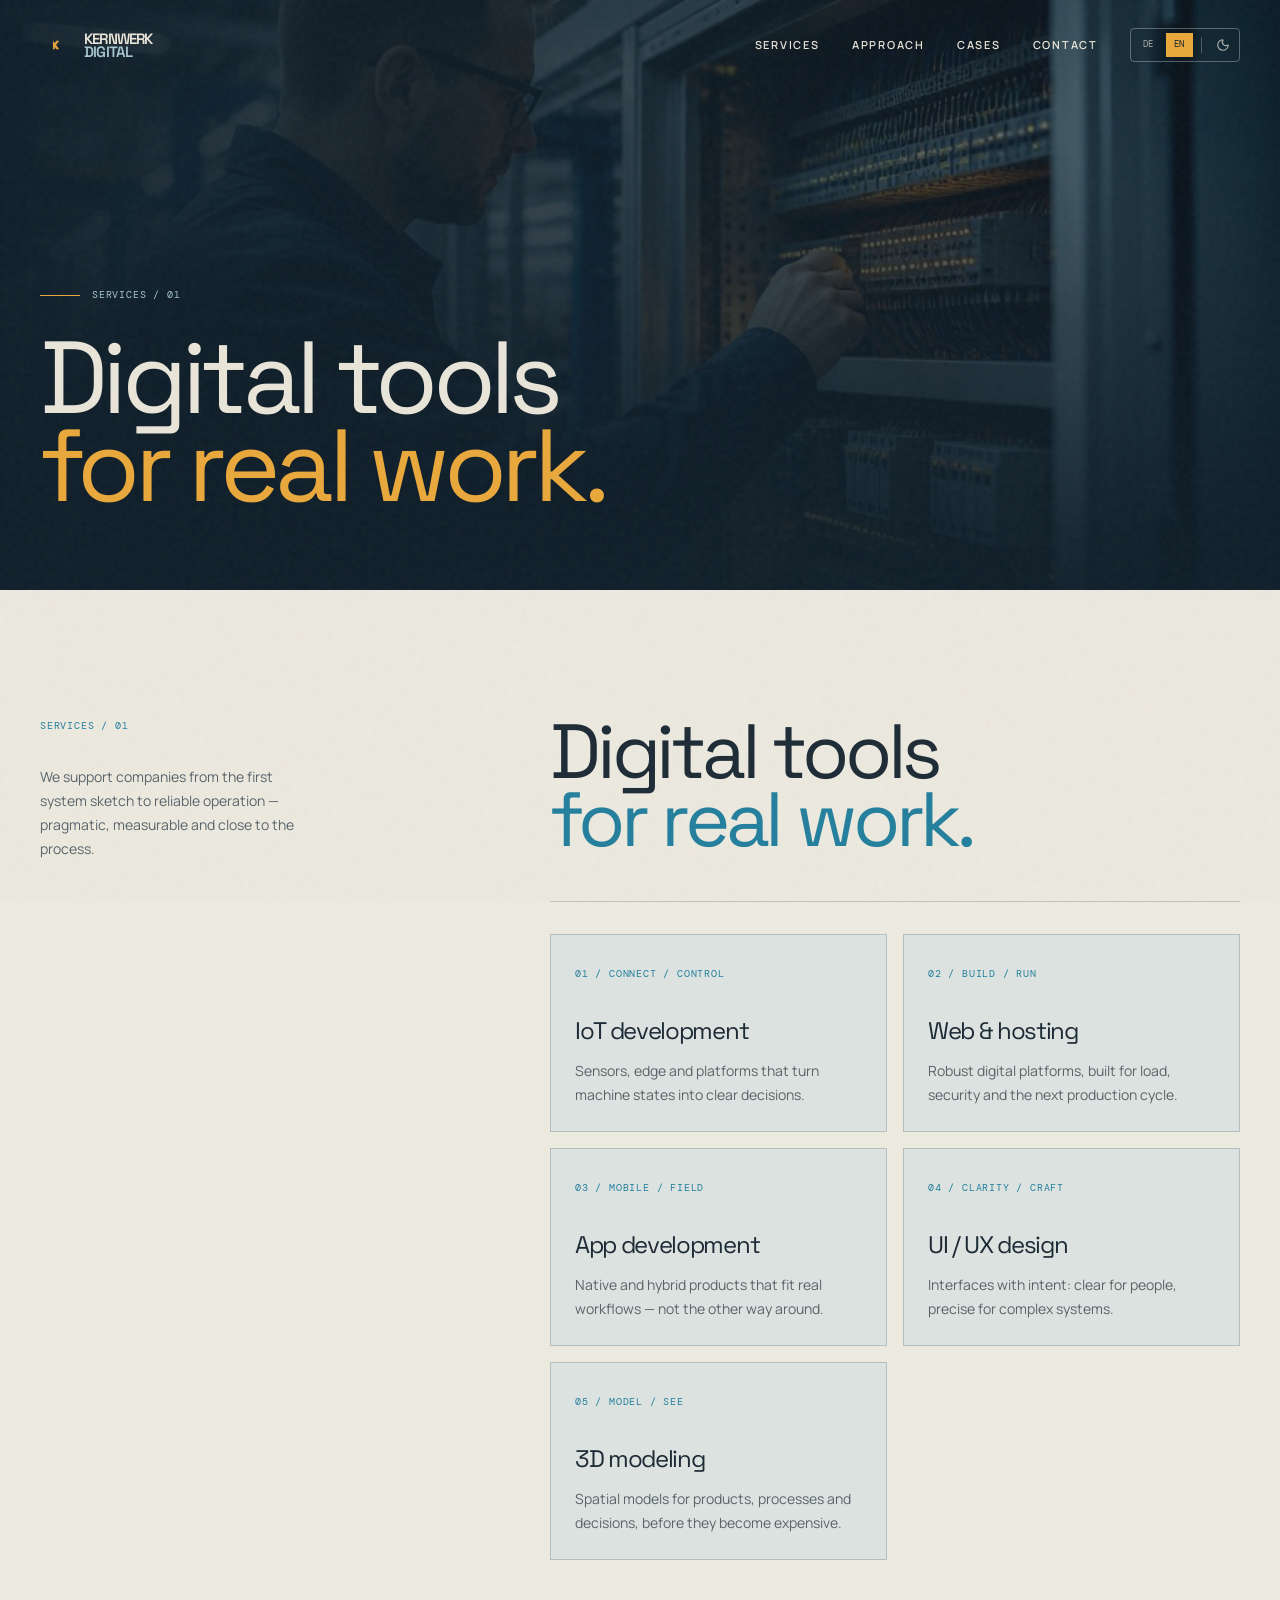
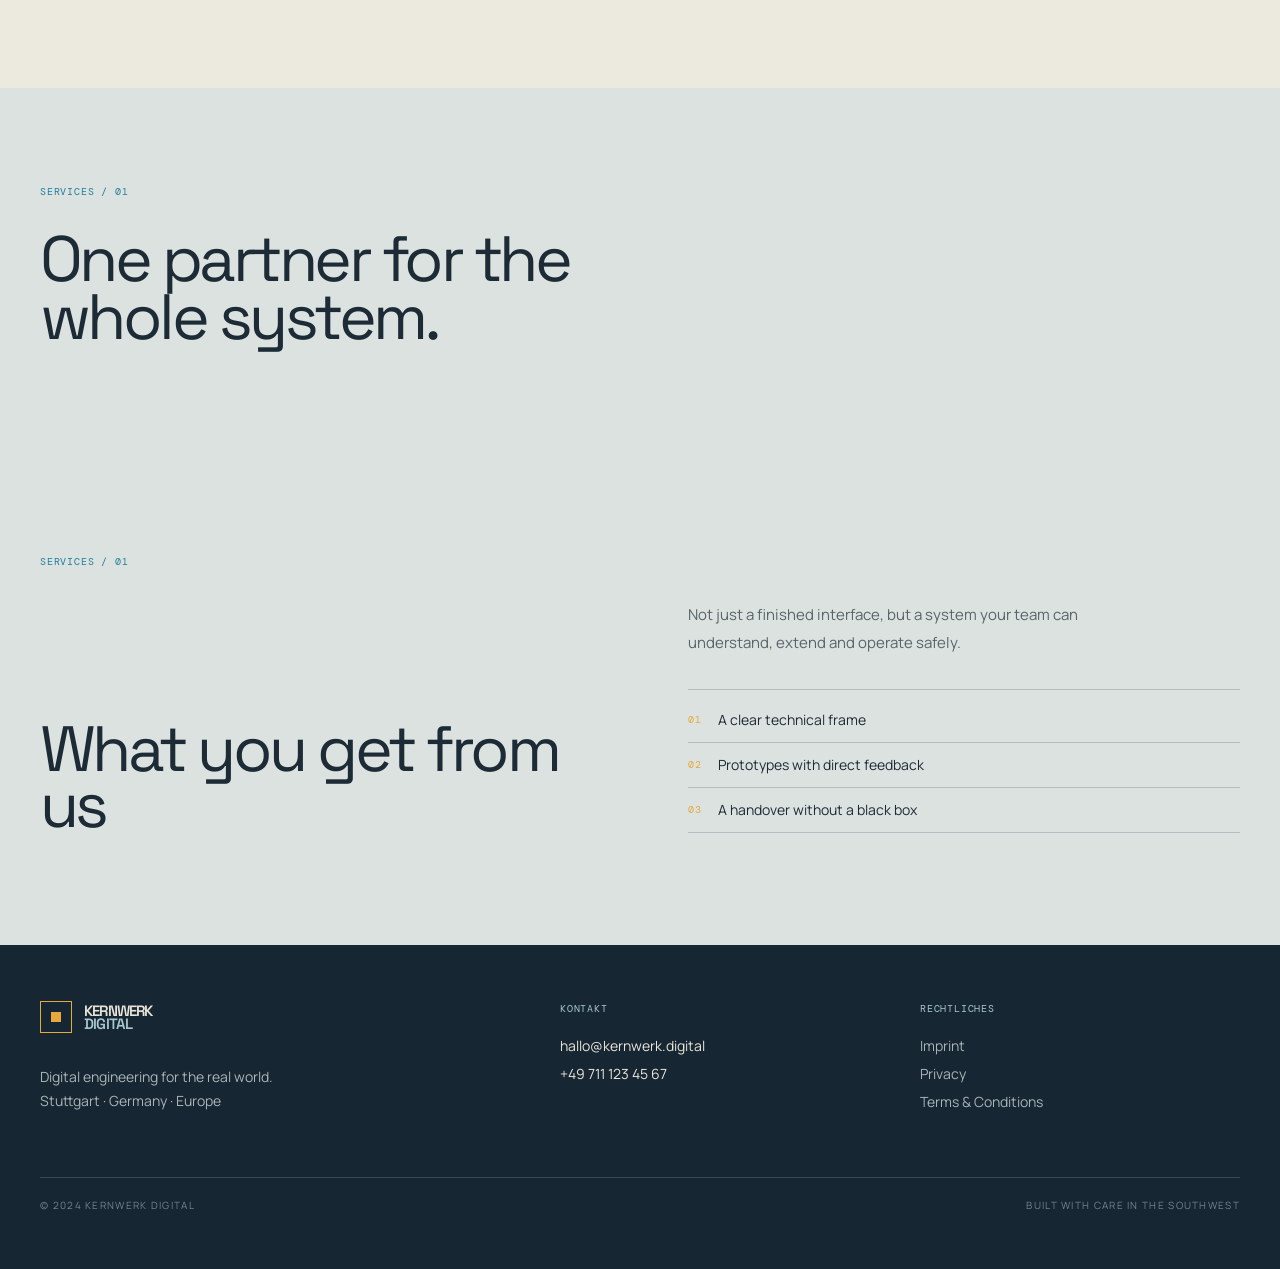
<file: services.html>
<!doctype html>
<html lang="de">
<head>
  <meta charset="UTF-8">
  <meta name="viewport" content="width=device-width, initial-scale=1.0, maximum-scale=1">
  <title>Leistungen — KERNWERK DIGITAL</title>
  <meta name="description" content="Digitale Werkzeuge für Industrie und ambitionierten Mittelstand.">
  <meta name="robots" content="index, follow">
  <link rel="icon" type="image/svg+xml" href="assets/favicon.svg">
  <link rel="preconnect" href="https://fonts.googleapis.com">
  <link rel="preconnect" href="https://fonts.gstatic.com" crossorigin>
  <link href="https://fonts.googleapis.com/css2?family=DM+Mono:wght@400;500&family=Manrope:wght@400;500;600;700&family=Space+Grotesk:wght@400;500;600;700&display=swap" rel="stylesheet">
  <link rel="stylesheet" href="style.css">
  <script defer src="site.js"></script>
</head>
<body>
<div class="kw-shell kw-grain "><header class="absolute top-0 left-0 right-0 z-30 px-5 py-5 text-[#e9e5d9] md:px-10 md:py-7"><div class="mx-auto flex max-w-[1440px] items-center justify-between gap-5"><a data-testid="button-logo" href="index.html" class="group flex items-center gap-3 text-left"><span class="flex h-8 w-8 items-center justify-center border border-[#e9a83b] text-[#e9a83b]"><span class="h-2.5 w-2.5 bg-[#e9a83b]"></span></span><span class="kw-display text-[15px] font-semibold leading-[.9] tracking-[-.02em]">KERNWERK<br><span class="text-[#a7c7ce]">DIGITAL</span></span></a><div class="flex items-center gap-3 md:gap-8"><nav class="hidden items-center gap-8 text-[11px] font-semibold uppercase tracking-[.16em] md:flex" aria-label="Main navigation"><a data-testid="link-services" href="services.html" class="kw-nav-link">Leistungen</a><a data-testid="link-approach" href="approach.html" class="kw-nav-link">Arbeitsweise</a><a data-testid="link-cases" href="cases.html" class="kw-nav-link">Cases</a><a data-testid="link-contact" href="contact.html" class="kw-nav-link">Kontakt</a></nav><div class="kw-controls flex items-center gap-1 rounded-sm border border-white/30 p-1" role="group" aria-label="Sprache / Erscheinungsbild"><button class="kw-control kw-control-active" aria-label="Deutsch" aria-pressed="true" data-testid="button-language-de">DE</button><button class="kw-control " aria-label="English" aria-pressed="false" data-testid="button-language-en">EN</button><span class="mx-1 h-4 w-px bg-white/25" aria-hidden="true"></span><button class="kw-control kw-theme-control" aria-label="Erscheinungsbild: Dunkel" data-testid="button-theme"><svg xmlns="http://www.w3.org/2000/svg" width="14" height="14" viewBox="0 0 24 24" fill="none" stroke="currentColor" stroke-width="2" stroke-linecap="round" stroke-linejoin="round" class="lucide lucide-moon" aria-hidden="true"><path d="M20.985 12.486a9 9 0 1 1-9.473-9.472c.405-.022.617.46.402.803a6 6 0 0 0 8.268 8.268c.344-.215.825-.004.803.401"></path></svg></button></div><button class="flex h-10 w-10 items-center justify-center border border-white/30 md:hidden" aria-label="Menü öffnen" aria-expanded="false" data-testid="button-menu"><svg xmlns="http://www.w3.org/2000/svg" width="19" height="19" viewBox="0 0 24 24" fill="none" stroke="currentColor" stroke-width="2" stroke-linecap="round" stroke-linejoin="round" class="lucide lucide-menu" aria-hidden="true"><path d="M4 5h16"></path><path d="M4 12h16"></path><path d="M4 19h16"></path></svg></button></div></div></header><main><section class="kw-page-hero relative flex min-h-[510px] items-end overflow-hidden bg-[#172633] text-[#e9e5d9] md:min-h-[590px]"><img alt="Digitale Werkzeuge für echte Arbeit." class="absolute inset-0 h-full w-full object-cover opacity-65" src="assets/services-automation.jpg"><div class="absolute inset-0 bg-[linear-gradient(90deg,rgba(16,31,42,.96)_0%,rgba(16,31,42,.68)_55%,rgba(16,31,42,.22)_100%)]"></div><div class="absolute inset-0 bg-[linear-gradient(0deg,rgba(16,31,42,.9)_0%,transparent_70%)]"></div><div class="relative z-10 mx-auto w-full max-w-[1440px] px-5 pb-16 pt-40 md:px-10 md:pb-20"><p class="kw-mono text-[10px] uppercase tracking-[.2em] text-[#a7c7ce]"><span class="mr-3 inline-block h-px w-10 align-middle bg-[#e9a83b]"></span>Leistungen / 01</p><h1 class="kw-display mt-8 max-w-[960px] text-[clamp(3.4rem,8vw,8rem)] leading-[.86]">Digitale Werkzeuge<br><span class="text-[#e9a83b]">für echte Arbeit.</span></h1></div></section><section class="kw-surface px-5 py-20 md:px-10 md:py-32"><div class="mx-auto grid max-w-[1440px] gap-12 md:grid-cols-[.75fr_1.25fr] md:gap-24"><div><p class="kw-mono kw-blue-text text-[10px] uppercase">Leistungen / 01</p><p class="kw-muted mt-8 max-w-[270px] text-sm leading-6">Wir begleiten Unternehmen von der ersten Systemskizze bis zum stabilen Betrieb — pragmatisch, messbar und nah am Prozess.</p></div><div><h2 class="kw-display kw-ink max-w-[850px] text-[clamp(2.8rem,6vw,6.5rem)] leading-[.88]">Digitale Werkzeuge<br><span class="kw-blue-text">für echte Arbeit.</span></h2><div class="mt-12 grid gap-4 border-t pt-8 md:grid-cols-2 kw-border"><article class="kw-page-card kw-border border p-6 md:min-h-[190px]"><span class="kw-mono kw-blue-text text-[10px]">01 / CONNECT / CONTROL</span><h3 class="kw-display kw-ink mt-8 text-2xl">IoT development</h3><p class="kw-muted mt-3 text-sm leading-6">Sensorik, Edge und Plattformen, die Maschinenzustände in klare Entscheidungen übersetzen.</p></article><article class="kw-page-card kw-border border p-6 md:min-h-[190px]"><span class="kw-mono kw-blue-text text-[10px]">02 / BUILD / RUN</span><h3 class="kw-display kw-ink mt-8 text-2xl">Web &amp; hosting</h3><p class="kw-muted mt-3 text-sm leading-6">Robuste digitale Plattformen, gebaut für Last, Sicherheit und den nächsten Produktionszyklus.</p></article><article class="kw-page-card kw-border border p-6 md:min-h-[190px]"><span class="kw-mono kw-blue-text text-[10px]">03 / MOBILE / FIELD</span><h3 class="kw-display kw-ink mt-8 text-2xl">App development</h3><p class="kw-muted mt-3 text-sm leading-6">Native und hybride Produkte, die sich in reale Abläufe einfügen — nicht umgekehrt.</p></article><article class="kw-page-card kw-border border p-6 md:min-h-[190px]"><span class="kw-mono kw-blue-text text-[10px]">04 / CLARITY / CRAFT</span><h3 class="kw-display kw-ink mt-8 text-2xl">UI / UX design</h3><p class="kw-muted mt-3 text-sm leading-6">Interfaces mit Haltung: verständlich für Menschen, präzise für komplexe Systeme.</p></article><article class="kw-page-card kw-border border p-6 md:min-h-[190px]"><span class="kw-mono kw-blue-text text-[10px]">05 / MODEL / SEE</span><h3 class="kw-display kw-ink mt-8 text-2xl">3D modeling</h3><p class="kw-muted mt-3 text-sm leading-6">Räumliche Modelle für Produkte, Prozesse und Entscheidungen, bevor sie teuer werden.</p></article></div></div></div></section><section class="kw-surface-alt px-5 py-16 md:px-10 md:py-24"><div class="mx-auto max-w-[1440px]"><p class="kw-mono kw-blue-text text-[10px] uppercase">Leistungen / 01</p><p class="kw-display kw-ink mt-8 max-w-[700px] text-[clamp(2.4rem,5vw,5rem)] leading-[.9]">Ein Ansprechpartner für das ganze System.</p></div></section><section class="kw-surface-alt px-5 py-20 md:px-10 md:py-28"><div class="mx-auto max-w-[1440px]"><p class="kw-mono text-[10px] uppercase kw-blue-text">Leistungen / 01</p><div class="mt-8 grid gap-10 md:grid-cols-[1fr_1fr] md:items-end md:gap-24"><h2 class="kw-display max-w-[760px] text-[clamp(2.5rem,5vw,5.5rem)] leading-[.88] kw-ink">Was Sie von uns bekommen</h2><div><p class="max-w-[420px] text-[15px] leading-7 kw-muted">Nicht nur ein fertiges Interface, sondern ein System, das Ihr Team verstehen, erweitern und sicher betreiben kann.</p><ul class="mt-8 grid gap-3 border-t pt-5 kw-border"><li class="flex items-center gap-4 border-b pb-3 text-sm kw-border kw-ink"><span class="kw-mono text-[10px] text-[#e9a83b]">01</span>Klarer technischer Rahmen</li><li class="flex items-center gap-4 border-b pb-3 text-sm kw-border kw-ink"><span class="kw-mono text-[10px] text-[#e9a83b]">02</span>Prototypen mit direktem Feedback</li><li class="flex items-center gap-4 border-b pb-3 text-sm kw-border kw-ink"><span class="kw-mono text-[10px] text-[#e9a83b]">03</span>Übergabe ohne Black Box</li></ul></div></div></div></section></main><footer class="kw-footer px-5 py-10 md:px-10 md:py-14"><div class="mx-auto max-w-[1440px]"><div class="grid gap-10 md:grid-cols-[1.2fr_.8fr_.8fr]"><div><div class="flex items-center gap-3"><span class="flex h-8 w-8 items-center justify-center border border-[#e9a83b] text-[#e9a83b]"><span class="h-2.5 w-2.5 bg-[#e9a83b]"></span></span><span class="kw-display text-[15px] font-semibold leading-[.9]">KERNWERK<br><span class="text-[#a7c7ce]">DIGITAL</span></span></div><p class="kw-footer-muted mt-8 max-w-[280px] text-sm leading-6">Digital engineering for the real world.<br>Stuttgart · Deutschland · Europa</p></div><div><p class="kw-mono text-[10px] text-[#a7c7ce]">KONTAKT</p><a href="mailto:hallo@kernwerk.digital" class="mt-5 block text-sm hover:text-[#e9a83b]" data-testid="footer-email">hallo@kernwerk.digital</a><a href="tel:+497111234567" class="mt-2 block text-sm hover:text-[#e9a83b]" data-testid="footer-phone">+49 711 123 45 67</a></div><div><p class="kw-mono text-[10px] text-[#a7c7ce]">RECHTLICHES</p><button class="kw-footer-muted mt-5 block text-sm hover:text-[#e9a83b]" data-testid="button-imprint">Impressum</button><button class="kw-footer-muted mt-2 block text-sm hover:text-[#e9a83b]" data-testid="button-privacy">Datenschutz</button></div></div><div class="mt-16 flex flex-col justify-between gap-4 border-t border-white/15 pt-5 text-[10px] uppercase tracking-[.13em] text-[#72858b] md:flex-row"><span>© 2024 KERNWERK DIGITAL</span><span>Built with care in the Südwesten</span></div></div></footer>
</body>
</html>
</file>
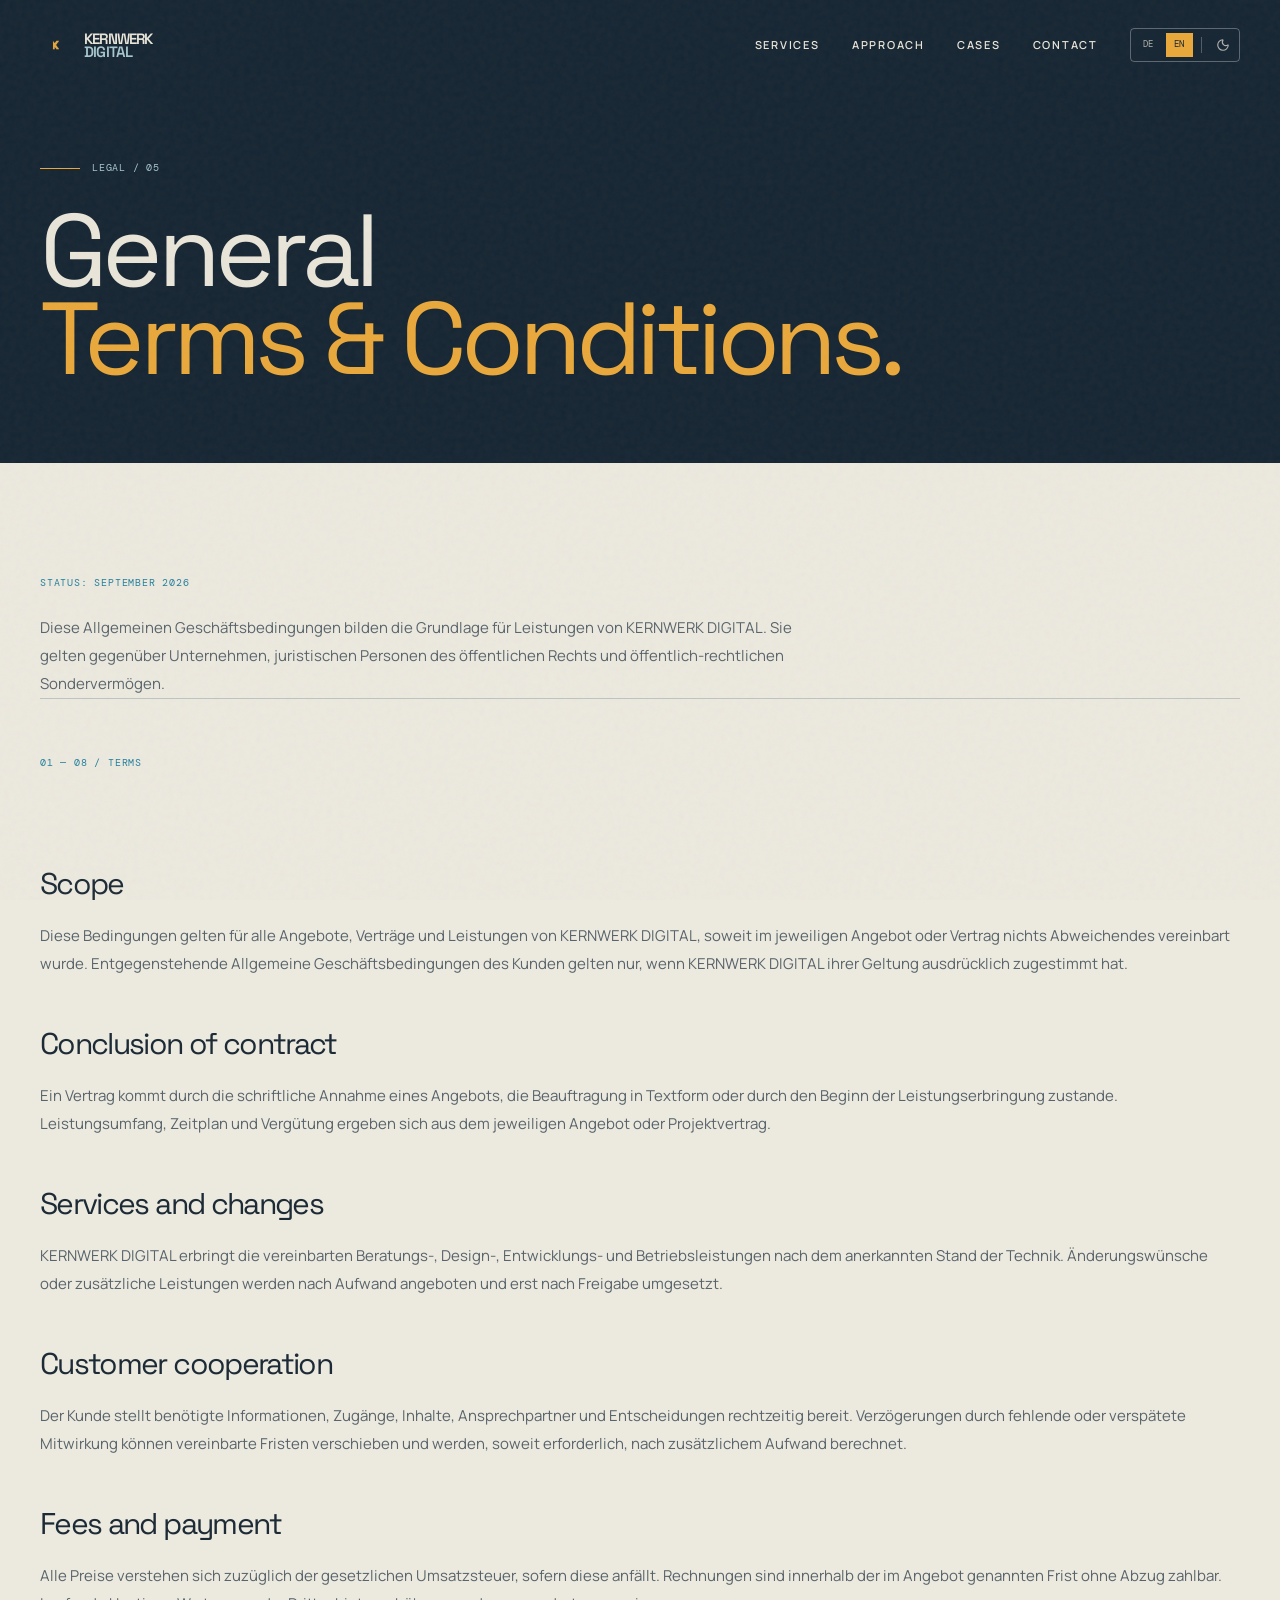
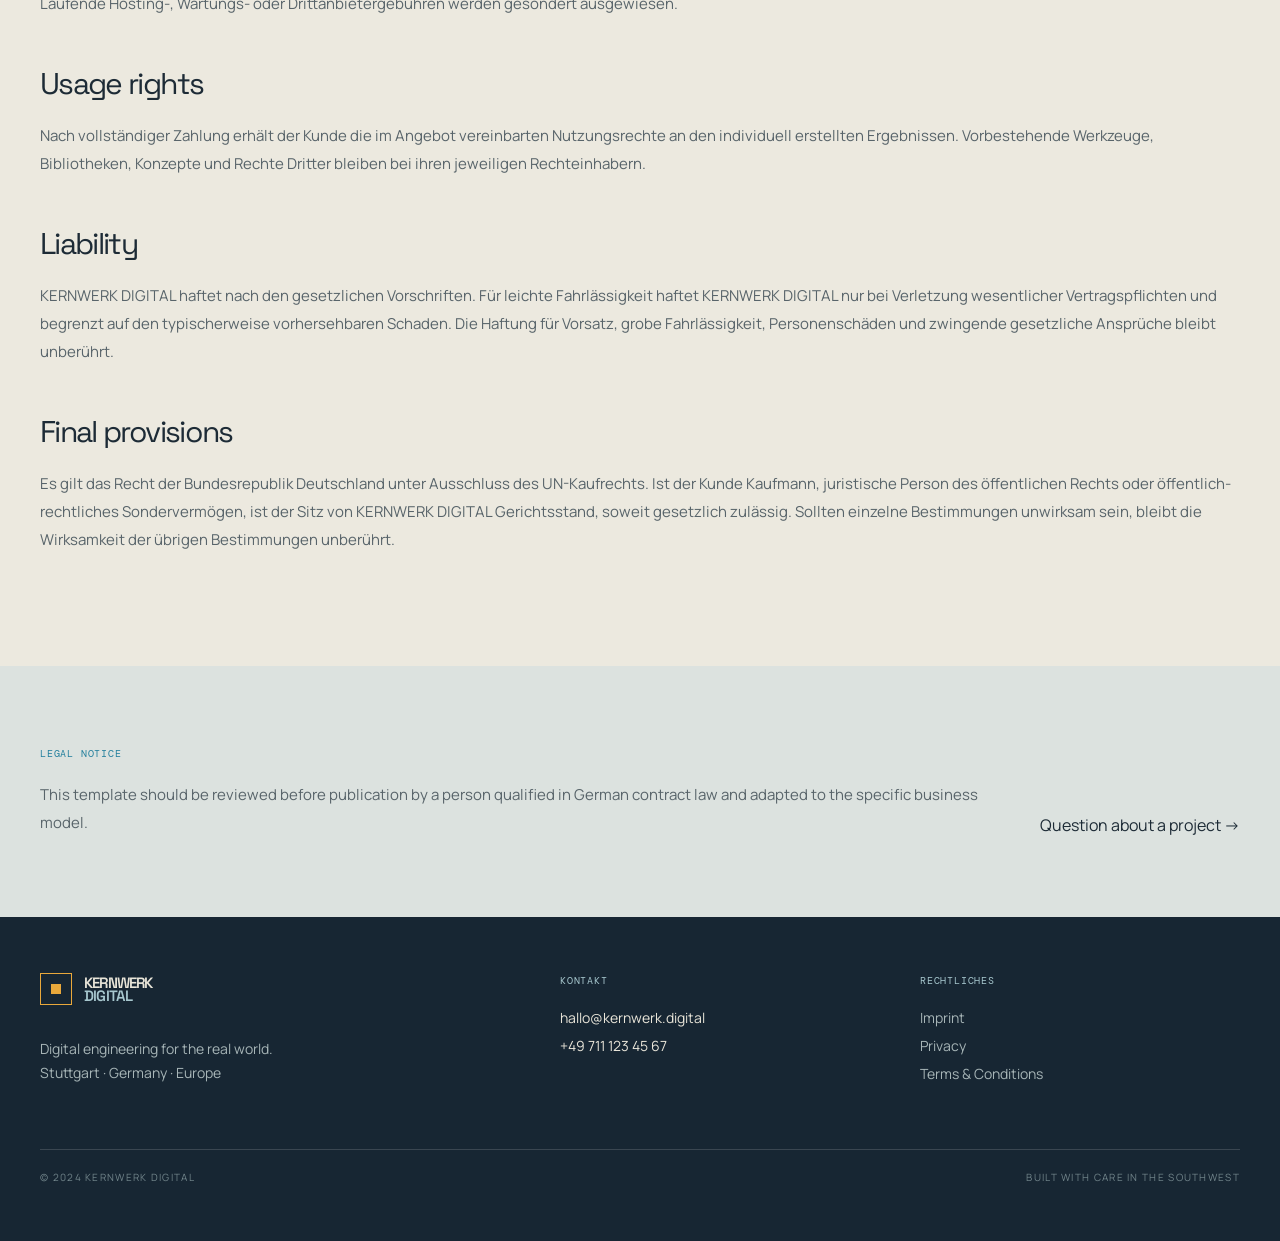
<file: terms.html>
<!doctype html>
<html lang="de">
<head>
  <meta charset="UTF-8">
  <meta name="viewport" content="width=device-width, initial-scale=1.0, maximum-scale=1">
  <title>Allgemeine Geschäftsbedingungen — KERNWERK DIGITAL</title>
  <meta name="description" content="Allgemeine Geschäftsbedingungen von KERNWERK DIGITAL.">
  <meta name="robots" content="index, follow">
  <link rel="icon" type="image/svg+xml" href="assets/favicon.svg">
  <link rel="preconnect" href="https://fonts.googleapis.com">
  <link rel="preconnect" href="https://fonts.gstatic.com" crossorigin>
  <link href="https://fonts.googleapis.com/css2?family=DM+Mono:wght@400;500&family=Manrope:wght@400;500;600;700&family=Space+Grotesk:wght@400;500;600;700&display=swap" rel="stylesheet">
  <link rel="stylesheet" href="style.css">
  <script defer src="site.js"></script>
</head>
<body>
  <div class="kw-shell kw-grain">
    <header class="absolute top-0 left-0 right-0 z-30 px-5 py-5 text-[#e9e5d9] md:px-10 md:py-7">
      <div class="mx-auto flex max-w-[1440px] items-center justify-between gap-5">
        <a data-testid="button-logo" href="index.html" class="group flex items-center gap-3 text-left">
          <span class="flex h-8 w-8 items-center justify-center border border-[#e9a83b] text-[#e9a83b]"><span class="h-2.5 w-2.5 bg-[#e9a83b]"></span></span>
          <span class="kw-display text-[15px] font-semibold leading-[.9] tracking-[-.02em]">KERNWERK<br><span class="text-[#a7c7ce]">DIGITAL</span></span>
        </a>
        <div class="flex items-center gap-3 md:gap-8">
          <nav class="hidden items-center gap-8 text-[11px] font-semibold uppercase tracking-[.16em] md:flex" aria-label="Main navigation">
            <a data-testid="link-services" href="services.html" class="kw-nav-link">Leistungen</a>
            <a data-testid="link-approach" href="approach.html" class="kw-nav-link">Arbeitsweise</a>
            <a data-testid="link-cases" href="cases.html" class="kw-nav-link">Cases</a>
            <a data-testid="link-contact" href="contact.html" class="kw-nav-link">Kontakt</a>
          </nav>
          <div class="kw-controls flex items-center gap-1 rounded-sm border border-white/30 p-1" role="group" aria-label="Sprache / Erscheinungsbild">
            <button class="kw-control kw-control-active" aria-label="Deutsch" aria-pressed="true" data-testid="button-language-de">DE</button>
            <button class="kw-control" aria-label="English" aria-pressed="false" data-testid="button-language-en">EN</button>
            <span class="mx-1 h-4 w-px bg-white/25" aria-hidden="true"></span>
            <button class="kw-control kw-theme-control" aria-label="Erscheinungsbild: Dunkel" data-testid="button-theme">
              <svg xmlns="http://www.w3.org/2000/svg" width="14" height="14" viewBox="0 0 24 24" fill="none" stroke="currentColor" stroke-width="2" stroke-linecap="round" stroke-linejoin="round" aria-hidden="true"><path d="M20.985 12.486a9 9 0 1 1-9.473-9.472c.405-.022.617.46.402.803a6 6 0 0 0 8.268 8.268c.344-.215.825-.004.803.401"></path></svg>
            </button>
          </div>
          <button class="flex h-10 w-10 items-center justify-center border border-white/30 md:hidden" aria-label="Menü öffnen" aria-expanded="false" data-testid="button-menu">
            <svg xmlns="http://www.w3.org/2000/svg" width="19" height="19" viewBox="0 0 24 24" fill="none" stroke="currentColor" stroke-width="2" stroke-linecap="round" stroke-linejoin="round" aria-hidden="true"><path d="M4 5h16"></path><path d="M4 12h16"></path><path d="M4 19h16"></path></svg>
          </button>
        </div>
      </div>
    </header>

    <main>
      <section class="kw-page-hero relative flex min-h-[420px] items-end overflow-hidden bg-[#172633] text-[#e9e5d9] md:min-h-[500px]">
        <div class="absolute inset-0 bg-[linear-gradient(135deg,rgba(16,31,42,.98)_0%,rgba(35,64,74,.9)_100%)]"></div>
        <div class="relative z-10 mx-auto w-full max-w-[1440px] px-5 pb-16 pt-40 md:px-10 md:pb-20">
          <p class="kw-mono text-[10px] uppercase tracking-[.2em] text-[#a7c7ce]"><span class="mr-3 inline-block h-px w-10 align-middle bg-[#e9a83b]"></span>Rechtliches / 05</p>
          <h1 class="kw-display mt-8 max-w-[1050px] text-[clamp(3.4rem,8vw,8rem)] leading-[.86]">Allgemeine<br><span class="text-[#e9a83b]">Geschäftsbedingungen.</span></h1>
        </div>
      </section>

      <section class="kw-surface px-5 py-20 md:px-10 md:py-28">
        <div class="mx-auto max-w-[1100px]">
          <div class="border-b pb-8 kw-border">
            <p class="kw-mono kw-blue-text text-[10px] uppercase">Stand: September 2026</p>
            <p class="kw-muted mt-6 max-w-[760px] text-[15px] leading-7">Diese Allgemeinen Geschäftsbedingungen bilden die Grundlage für Leistungen von KERNWERK DIGITAL. Sie gelten gegenüber Unternehmen, juristischen Personen des öffentlichen Rechts und öffentlich-rechtlichen Sondervermögen.</p>
          </div>

          <div class="mt-14 grid gap-12 md:grid-cols-[.35fr_1fr] md:gap-24">
            <p class="kw-mono kw-blue-text text-[10px] uppercase">01 — 08 / Bedingungen</p>
            <div class="grid gap-12">
              <article>
                <h2 class="kw-display kw-ink text-3xl md:text-4xl">Geltungsbereich</h2>
                <p class="kw-muted mt-5 text-[15px] leading-7">Diese Bedingungen gelten für alle Angebote, Verträge und Leistungen von KERNWERK DIGITAL, soweit im jeweiligen Angebot oder Vertrag nichts Abweichendes vereinbart wurde. Entgegenstehende Allgemeine Geschäftsbedingungen des Kunden gelten nur, wenn KERNWERK DIGITAL ihrer Geltung ausdrücklich zugestimmt hat.</p>
              </article>
              <article>
                <h2 class="kw-display kw-ink text-3xl md:text-4xl">Vertragsschluss</h2>
                <p class="kw-muted mt-5 text-[15px] leading-7">Ein Vertrag kommt durch die schriftliche Annahme eines Angebots, die Beauftragung in Textform oder durch den Beginn der Leistungserbringung zustande. Leistungsumfang, Zeitplan und Vergütung ergeben sich aus dem jeweiligen Angebot oder Projektvertrag.</p>
              </article>
              <article>
                <h2 class="kw-display kw-ink text-3xl md:text-4xl">Leistungen und Änderungen</h2>
                <p class="kw-muted mt-5 text-[15px] leading-7">KERNWERK DIGITAL erbringt die vereinbarten Beratungs-, Design-, Entwicklungs- und Betriebsleistungen nach dem anerkannten Stand der Technik. Änderungswünsche oder zusätzliche Leistungen werden nach Aufwand angeboten und erst nach Freigabe umgesetzt.</p>
              </article>
              <article>
                <h2 class="kw-display kw-ink text-3xl md:text-4xl">Mitwirkung des Kunden</h2>
                <p class="kw-muted mt-5 text-[15px] leading-7">Der Kunde stellt benötigte Informationen, Zugänge, Inhalte, Ansprechpartner und Entscheidungen rechtzeitig bereit. Verzögerungen durch fehlende oder verspätete Mitwirkung können vereinbarte Fristen verschieben und werden, soweit erforderlich, nach zusätzlichem Aufwand berechnet.</p>
              </article>
              <article>
                <h2 class="kw-display kw-ink text-3xl md:text-4xl">Vergütung und Zahlung</h2>
                <p class="kw-muted mt-5 text-[15px] leading-7">Alle Preise verstehen sich zuzüglich der gesetzlichen Umsatzsteuer, sofern diese anfällt. Rechnungen sind innerhalb der im Angebot genannten Frist ohne Abzug zahlbar. Laufende Hosting-, Wartungs- oder Drittanbietergebühren werden gesondert ausgewiesen.</p>
              </article>
              <article>
                <h2 class="kw-display kw-ink text-3xl md:text-4xl">Nutzungsrechte</h2>
                <p class="kw-muted mt-5 text-[15px] leading-7">Nach vollständiger Zahlung erhält der Kunde die im Angebot vereinbarten Nutzungsrechte an den individuell erstellten Ergebnissen. Vorbestehende Werkzeuge, Bibliotheken, Konzepte und Rechte Dritter bleiben bei ihren jeweiligen Rechteinhabern.</p>
              </article>
              <article>
                <h2 class="kw-display kw-ink text-3xl md:text-4xl">Haftung</h2>
                <p class="kw-muted mt-5 text-[15px] leading-7">KERNWERK DIGITAL haftet nach den gesetzlichen Vorschriften. Für leichte Fahrlässigkeit haftet KERNWERK DIGITAL nur bei Verletzung wesentlicher Vertragspflichten und begrenzt auf den typischerweise vorhersehbaren Schaden. Die Haftung für Vorsatz, grobe Fahrlässigkeit, Personenschäden und zwingende gesetzliche Ansprüche bleibt unberührt.</p>
              </article>
              <article>
                <h2 class="kw-display kw-ink text-3xl md:text-4xl">Schlussbestimmungen</h2>
                <p class="kw-muted mt-5 text-[15px] leading-7">Es gilt das Recht der Bundesrepublik Deutschland unter Ausschluss des UN-Kaufrechts. Ist der Kunde Kaufmann, juristische Person des öffentlichen Rechts oder öffentlich-rechtliches Sondervermögen, ist der Sitz von KERNWERK DIGITAL Gerichtsstand, soweit gesetzlich zulässig. Sollten einzelne Bestimmungen unwirksam sein, bleibt die Wirksamkeit der übrigen Bestimmungen unberührt.</p>
              </article>
            </div>
          </div>
        </div>
      </section>

      <section class="kw-surface-alt px-5 py-16 md:px-10 md:py-20">
        <div class="mx-auto flex max-w-[1100px] flex-col justify-between gap-8 md:flex-row md:items-end">
          <div>
            <p class="kw-mono text-[10px] uppercase kw-blue-text">Rechtliche Hinweise</p>
            <p class="kw-muted mt-5 max-w-[620px] text-[15px] leading-7">Diese Vorlage sollte vor der Veröffentlichung von einer für deutsches Vertragsrecht qualifizierten Person geprüft und an das konkrete Geschäftsmodell angepasst werden.</p>
          </div>
          <a href="contact.html" class="kw-button shrink-0">Frage zu einem Projekt <span aria-hidden="true">→</span></a>
        </div>
      </section>
    </main>

    <footer class="kw-footer px-5 py-10 md:px-10 md:py-14">
      <div class="mx-auto max-w-[1440px]">
        <div class="grid gap-10 md:grid-cols-[1.2fr_.8fr_.8fr]">
          <div><div class="flex items-center gap-3"><span class="flex h-8 w-8 items-center justify-center border border-[#e9a83b] text-[#e9a83b]"><span class="h-2.5 w-2.5 bg-[#e9a83b]"></span></span><span class="kw-display text-[15px] font-semibold leading-[.9]">KERNWERK<br><span class="text-[#a7c7ce]">DIGITAL</span></span></div><p class="kw-footer-muted mt-8 max-w-[280px] text-sm leading-6">Digital engineering for the real world.<br>Stuttgart · Deutschland · Europa</p></div>
          <div><p class="kw-mono text-[10px] text-[#a7c7ce]">KONTAKT</p><a href="mailto:hallo@kernwerk.digital" class="mt-5 block text-sm hover:text-[#e9a83b]" data-testid="footer-email">hallo@kernwerk.digital</a><a href="tel:+497111234567" class="mt-2 block text-sm hover:text-[#e9a83b]" data-testid="footer-phone">+49 711 123 45 67</a></div>
          <div><p class="kw-mono text-[10px] text-[#a7c7ce]">RECHTLICHES</p><button class="kw-footer-muted mt-5 block text-sm hover:text-[#e9a83b]" data-testid="button-imprint">Impressum</button><button class="kw-footer-muted mt-2 block text-sm hover:text-[#e9a83b]" data-testid="button-privacy">Datenschutz</button></div>
        </div>
        <div class="mt-16 flex flex-col justify-between gap-4 border-t border-white/15 pt-5 text-[10px] uppercase tracking-[.13em] text-[#72858b] md:flex-row"><span>© 2024 KERNWERK DIGITAL</span><span>Built with care in the Südwesten</span></div>
      </div>
    </footer>
  </div>
</body>
</html>
</file>
<file: style.css>
@import"https://fonts.googleapis.com/css2?family=DM+Mono:wght@400;500&family=Manrope:wght@400;500;600;700;800&family=Space+Grotesk:wght@400;500;600;700&display=swap";@layer components;@layer properties{@supports (((-webkit-hyphens:none)) and (not (margin-trim:inline))) or ((-moz-orient:inline) and (not (color:rgb(from red r g b)))){*,:before,:after,::backdrop{--tw-translate-x:0;--tw-translate-y:0;--tw-translate-z:0;--tw-rotate-x:initial;--tw-rotate-y:initial;--tw-rotate-z:initial;--tw-skew-x:initial;--tw-skew-y:initial;--tw-space-y-reverse:0;--tw-space-x-reverse:0;--tw-border-style:solid;--tw-gradient-position:initial;--tw-gradient-from:#0000;--tw-gradient-via:#0000;--tw-gradient-to:#0000;--tw-gradient-stops:initial;--tw-gradient-via-stops:initial;--tw-gradient-from-position:0%;--tw-gradient-via-position:50%;--tw-gradient-to-position:100%;--tw-leading:initial;--tw-font-weight:initial;--tw-tracking:initial;--tw-ordinal:initial;--tw-slashed-zero:initial;--tw-numeric-figure:initial;--tw-numeric-spacing:initial;--tw-numeric-fraction:initial;--tw-shadow:0 0 #0000;--tw-shadow-color:initial;--tw-shadow-alpha:100%;--tw-inset-shadow:0 0 #0000;--tw-inset-shadow-color:initial;--tw-inset-shadow-alpha:100%;--tw-ring-color:initial;--tw-ring-shadow:0 0 #0000;--tw-inset-ring-color:initial;--tw-inset-ring-shadow:0 0 #0000;--tw-ring-inset:initial;--tw-ring-offset-width:0px;--tw-ring-offset-color:#fff;--tw-ring-offset-shadow:0 0 #0000;--tw-outline-style:solid;--tw-duration:initial;--tw-ease:initial;--tw-content:"";--tw-animation-delay:0s;--tw-animation-direction:normal;--tw-animation-duration:initial;--tw-animation-fill-mode:none;--tw-animation-iteration-count:1;--tw-enter-blur:0;--tw-enter-opacity:1;--tw-enter-rotate:0;--tw-enter-scale:1;--tw-enter-translate-x:0;--tw-enter-translate-y:0;--tw-exit-blur:0;--tw-exit-opacity:1;--tw-exit-rotate:0;--tw-exit-scale:1;--tw-exit-translate-x:0;--tw-exit-translate-y:0}}}@layer theme{:root,:host{--color-red-50:oklch(97.1% .013 17.38);--color-red-300:oklch(80.8% .114 19.571);--color-red-400:oklch(70.4% .191 22.216);--color-red-500:oklch(63.7% .237 25.331);--color-red-600:oklch(57.7% .245 27.325);--color-gray-50:oklch(98.5% .002 247.839);--color-gray-100:oklch(96.7% .003 264.542);--color-gray-600:oklch(44.6% .03 256.802);--color-gray-700:oklch(37.3% .034 259.733);--color-gray-800:oklch(27.8% .033 256.848);--color-gray-900:oklch(21% .034 264.665);--color-black:#000;--color-white:#fff;--spacing:.25rem;--container-sm:24rem;--container-md:28rem;--container-lg:32rem;--text-xs:.75rem;--text-xs--line-height:calc(1 / .75);--text-sm:.875rem;--text-sm--line-height:calc(1.25 / .875);--text-base:1rem;--text-base--line-height: 1.5 ;--text-lg:1.125rem;--text-lg--line-height:calc(1.75 / 1.125);--text-xl:1.25rem;--text-xl--line-height:calc(1.75 / 1.25);--text-2xl:1.5rem;--text-2xl--line-height:calc(2 / 1.5);--text-3xl:1.875rem;--text-3xl--line-height: 1.2 ;--text-5xl:3rem;--text-5xl--line-height:1;--text-6xl:3.75rem;--text-6xl--line-height:1;--font-weight-normal:400;--font-weight-medium:500;--font-weight-semibold:600;--font-weight-bold:700;--tracking-tight:-.025em;--tracking-widest:.1em;--leading-tight:1.25;--leading-snug:1.375;--leading-normal:1.5;--leading-relaxed:1.625;--radius-sm:.25rem;--radius-md:.375rem;--radius-xl:.75rem;--ease-in-out:cubic-bezier(.4, 0, .2, 1);--animate-spin:spin 1s linear infinite;--animate-pulse:pulse 2s cubic-bezier(.4, 0, .6, 1) infinite;--aspect-video:16 / 9;--default-transition-duration:.15s;--default-transition-timing-function:cubic-bezier(.4, 0, .2, 1);--default-font-family:var(--app-font-sans);--default-mono-font-family:var(--app-font-mono);--color-border:hsl(var(--border))}}@layer base{*,:after,:before,::backdrop{box-sizing:border-box;border:0 solid;margin:0;padding:0}::file-selector-button{box-sizing:border-box;border:0 solid;margin:0;padding:0}html,:host{-webkit-text-size-adjust:100%;tab-size:4;line-height:1.5;font-family:var(--default-font-family,-apple-system, BlinkMacSystemFont, "Segoe UI", Roboto, "Helvetica Neue", "Noto Sans", Arial, sans-serif, "Apple Color Emoji", "Segoe UI Emoji", "Segoe UI Symbol", "Noto Color Emoji");font-feature-settings:var(--default-font-feature-settings,normal);font-variation-settings:var(--default-font-variation-settings,normal);-webkit-tap-highlight-color:transparent}hr{height:0;color:inherit;border-top-width:1px}abbr:where([title]){-webkit-text-decoration:underline dotted;text-decoration:underline dotted}h1,h2,h3,h4,h5,h6{font-size:inherit;font-weight:inherit}a{color:inherit;-webkit-text-decoration:inherit;text-decoration:inherit}b,strong{font-weight:bolder}code,kbd,samp,pre{font-family:var(--default-mono-font-family,ui-monospace, SFMono-Regular, Menlo, Monaco, Consolas, "Liberation Mono", "Courier New", monospace);font-feature-settings:var(--default-mono-font-feature-settings,normal);font-variation-settings:var(--default-mono-font-variation-settings,normal);font-size:1em}small{font-size:80%}sub,sup{vertical-align:baseline;font-size:75%;line-height:0;position:relative}sub{bottom:-.25em}sup{top:-.5em}table{text-indent:0;border-color:inherit;border-collapse:collapse}:-moz-focusring:where(:not(iframe)){outline:auto}progress{vertical-align:baseline}summary{display:list-item}ol,ul,menu{list-style:none}img,svg,video,canvas,audio,iframe,embed,object{vertical-align:middle;display:block}img,video{max-width:100%;height:auto}button,input,select,optgroup,textarea{font:inherit;font-feature-settings:inherit;font-variation-settings:inherit;letter-spacing:inherit;color:inherit;opacity:1;background-color:#0000;border-radius:0}::file-selector-button{font:inherit;font-feature-settings:inherit;font-variation-settings:inherit;letter-spacing:inherit;color:inherit;opacity:1;background-color:#0000;border-radius:0}:where(select:is([multiple],[size])) optgroup{font-weight:bolder}:where(select:is([multiple],[size])) optgroup option{padding-inline-start:20px}::file-selector-button{margin-inline-end:4px}::placeholder{opacity:1}@supports (not ((-webkit-appearance:-apple-pay-button))) or (contain-intrinsic-size:1px){::placeholder{color:currentColor}@supports (color:color-mix(in lab,red,red)){::placeholder{color:color-mix(in oklab,currentcolor 50%,transparent)}}}textarea{resize:vertical}::-webkit-search-decoration{-webkit-appearance:none}::-webkit-date-and-time-value{min-height:1lh;text-align:inherit}::-webkit-datetime-edit{display:inline-flex}::-webkit-datetime-edit-fields-wrapper{padding:0}::-webkit-datetime-edit{padding-block:0}::-webkit-datetime-edit-year-field{padding-block:0}::-webkit-datetime-edit-month-field{padding-block:0}::-webkit-datetime-edit-day-field{padding-block:0}::-webkit-datetime-edit-hour-field{padding-block:0}::-webkit-datetime-edit-minute-field{padding-block:0}::-webkit-datetime-edit-second-field{padding-block:0}::-webkit-datetime-edit-millisecond-field{padding-block:0}::-webkit-datetime-edit-meridiem-field{padding-block:0}::-webkit-calendar-picker-indicator{line-height:1}:-moz-ui-invalid{box-shadow:none}button,input:where([type=button],[type=reset],[type=submit]){appearance:button}::file-selector-button{appearance:button}::-webkit-inner-spin-button{height:auto}::-webkit-outer-spin-button{height:auto}[hidden]:where(:not([hidden=until-found])){display:none!important}}@layer utilities{.\@container\/field-group{container:field-group/inline-size}.pointer-events-auto{pointer-events:auto}.pointer-events-none{pointer-events:none}.invisible{visibility:hidden}.visible{visibility:visible}.sr-only{clip-path:inset(50%);white-space:nowrap;border-width:0;width:1px;height:1px;margin:-1px;padding:0;position:absolute;overflow:hidden}.absolute{position:absolute}.fixed{position:fixed}.relative{position:relative}.static{position:static}.inset-0{inset:0}.inset-x-0{inset-inline:0}.inset-y-0{inset-block:0}.-top-12{top:calc(var(--spacing) * -12)}.top-0{top:0}.top-1\.5{top:calc(var(--spacing) * 1.5)}.top-1\/2{top:50%}.top-2{top:calc(var(--spacing) * 2)}.top-3\.5{top:calc(var(--spacing) * 3.5)}.top-4{top:calc(var(--spacing) * 4)}.top-\[1px\]{top:1px}.top-\[50\%\]{top:50%}.top-\[60\%\]{top:60%}.top-full{top:100%}.-right-12{right:calc(var(--spacing) * -12)}.right-0{right:0}.right-1{right:var(--spacing)}.right-2{right:calc(var(--spacing) * 2)}.right-3{right:calc(var(--spacing) * 3)}.right-4{right:calc(var(--spacing) * 4)}.-bottom-12{bottom:calc(var(--spacing) * -12)}.bottom-0{bottom:0}.-left-12{left:calc(var(--spacing) * -12)}.left-0{left:0}.left-1\/2{left:50%}.left-2{left:calc(var(--spacing) * 2)}.left-\[50\%\]{left:50%}.z-10{z-index:10}.z-20{z-index:20}.z-30{z-index:30}.z-50{z-index:50}.z-\[1\]{z-index:1}.z-\[100\]{z-index:100}.order-first{order:-9999}.order-last{order:9999}.\!m-0{margin:0!important}.-mx-1{margin-inline:calc(var(--spacing) * -1)}.mx-1{margin-inline:var(--spacing)}.mx-2{margin-inline:calc(var(--spacing) * 2)}.mx-3\.5{margin-inline:calc(var(--spacing) * 3.5)}.mx-4{margin-inline:calc(var(--spacing) * 4)}.mx-auto{margin-inline:auto}.-my-2{margin-block:calc(var(--spacing) * -2)}.my-0{margin-block:0}.my-0\.5{margin-block:calc(var(--spacing) * .5)}.my-1{margin-block:var(--spacing)}.-mt-4{margin-top:calc(var(--spacing) * -4)}.mt-1\.5{margin-top:calc(var(--spacing) * 1.5)}.mt-2{margin-top:calc(var(--spacing) * 2)}.mt-3{margin-top:calc(var(--spacing) * 3)}.mt-4{margin-top:calc(var(--spacing) * 4)}.mt-5{margin-top:calc(var(--spacing) * 5)}.mt-6{margin-top:calc(var(--spacing) * 6)}.mt-7{margin-top:calc(var(--spacing) * 7)}.mt-8{margin-top:calc(var(--spacing) * 8)}.mt-9{margin-top:calc(var(--spacing) * 9)}.mt-10{margin-top:calc(var(--spacing) * 10)}.mt-12{margin-top:calc(var(--spacing) * 12)}.mt-14{margin-top:calc(var(--spacing) * 14)}.mt-16{margin-top:calc(var(--spacing) * 16)}.mt-20{margin-top:calc(var(--spacing) * 20)}.mt-24{margin-top:calc(var(--spacing) * 24)}.mt-auto{margin-top:auto}.mr-2{margin-right:calc(var(--spacing) * 2)}.mr-3{margin-right:calc(var(--spacing) * 3)}.mb-1{margin-bottom:var(--spacing)}.mb-2{margin-bottom:calc(var(--spacing) * 2)}.mb-3{margin-bottom:calc(var(--spacing) * 3)}.mb-4{margin-bottom:calc(var(--spacing) * 4)}.mb-7{margin-bottom:calc(var(--spacing) * 7)}.mb-12{margin-bottom:calc(var(--spacing) * 12)}.mb-14{margin-bottom:calc(var(--spacing) * 14)}.-ml-4{margin-left:calc(var(--spacing) * -4)}.ml-1{margin-left:var(--spacing)}.ml-4{margin-left:calc(var(--spacing) * 4)}.ml-auto{margin-left:auto}.line-clamp-2{-webkit-line-clamp:2;-webkit-box-orient:vertical;display:-webkit-box;overflow:hidden}.block{display:block}.flex{display:flex}.grid{display:grid}.hidden{display:none}.inline-block{display:inline-block}.inline-flex{display:inline-flex}.table{display:table}.aspect-square{aspect-ratio:1}.aspect-video{aspect-ratio:var(--aspect-video)}.size-4{width:calc(var(--spacing) * 4);height:calc(var(--spacing) * 4)}.size-6{width:calc(var(--spacing) * 6);height:calc(var(--spacing) * 6)}.size-8{width:calc(var(--spacing) * 8);height:calc(var(--spacing) * 8)}.size-10{width:calc(var(--spacing) * 10);height:calc(var(--spacing) * 10)}.size-\[--cell-size\]{width:--cell-size;height:--cell-size}.h-1\.5{height:calc(var(--spacing) * 1.5)}.h-2{height:calc(var(--spacing) * 2)}.h-2\.5{height:calc(var(--spacing) * 2.5)}.h-3{height:calc(var(--spacing) * 3)}.h-3\.5{height:calc(var(--spacing) * 3.5)}.h-4{height:calc(var(--spacing) * 4)}.h-5{height:calc(var(--spacing) * 5)}.h-6{height:calc(var(--spacing) * 6)}.h-7{height:calc(var(--spacing) * 7)}.h-8{height:calc(var(--spacing) * 8)}.h-9{height:calc(var(--spacing) * 9)}.h-10{height:calc(var(--spacing) * 10)}.h-11{height:calc(var(--spacing) * 11)}.h-12{height:calc(var(--spacing) * 12)}.h-\[--cell-size\]{height:--cell-size}.h-\[1px\]{height:1px}.h-\[var\(--radix-navigation-menu-viewport-height\)\]{height:var(--radix-navigation-menu-viewport-height)}.h-\[var\(--radix-select-trigger-height\)\]{height:var(--radix-select-trigger-height)}.h-auto{height:auto}.h-full{height:100%}.h-px{height:1px}.h-svh{height:100svh}.max-h-\[--radix-context-menu-content-available-height\]{max-height:--radix-context-menu-content-available-height}.max-h-\[--radix-select-content-available-height\]{max-height:--radix-select-content-available-height}.max-h-\[85vh\]{max-height:85vh}.max-h-\[300px\]{max-height:300px}.max-h-\[var\(--radix-dropdown-menu-content-available-height\)\]{max-height:var(--radix-dropdown-menu-content-available-height)}.max-h-screen{max-height:100vh}.min-h-0{min-height:0}.min-h-8{min-height:calc(var(--spacing) * 8)}.min-h-9{min-height:calc(var(--spacing) * 9)}.min-h-10{min-height:calc(var(--spacing) * 10)}.min-h-\[60px\]{min-height:60px}.min-h-\[390px\]{min-height:390px}.min-h-\[460px\]{min-height:460px}.min-h-\[510px\]{min-height:510px}.min-h-\[740px\]{min-height:740px}.min-h-screen{min-height:100vh}.min-h-svh{min-height:100svh}.w-0{width:0}.w-1{width:var(--spacing)}.w-1\.5{width:calc(var(--spacing) * 1.5)}.w-2{width:calc(var(--spacing) * 2)}.w-2\.5{width:calc(var(--spacing) * 2.5)}.w-3{width:calc(var(--spacing) * 3)}.w-3\.5{width:calc(var(--spacing) * 3.5)}.w-3\/4{width:75%}.w-4{width:calc(var(--spacing) * 4)}.w-5{width:calc(var(--spacing) * 5)}.w-7{width:calc(var(--spacing) * 7)}.w-8{width:calc(var(--spacing) * 8)}.w-9{width:calc(var(--spacing) * 9)}.w-10{width:calc(var(--spacing) * 10)}.w-11{width:calc(var(--spacing) * 11)}.w-28{width:calc(var(--spacing) * 28)}.w-64{width:calc(var(--spacing) * 64)}.w-72{width:calc(var(--spacing) * 72)}.w-\[--cell-size\]{width:--cell-size}.w-\[1px\]{width:1px}.w-\[100px\]{width:100px}.w-\[var\(--sidebar-width\)\]{width:var(--sidebar-width)}.w-auto{width:auto}.w-fit{width:fit-content}.w-full{width:100%}.w-max{width:max-content}.w-px{width:1px}.max-w-\[250px\]{max-width:250px}.max-w-\[270px\]{max-width:270px}.max-w-\[280px\]{max-width:280px}.max-w-\[285px\]{max-width:285px}.max-w-\[320px\]{max-width:320px}.max-w-\[360px\]{max-width:360px}.max-w-\[380px\]{max-width:380px}.max-w-\[390px\]{max-width:390px}.max-w-\[420px\]{max-width:420px}.max-w-\[440px\]{max-width:440px}.max-w-\[460px\]{max-width:460px}.max-w-\[520px\]{max-width:520px}.max-w-\[700px\]{max-width:700px}.max-w-\[760px\]{max-width:760px}.max-w-\[780px\]{max-width:780px}.max-w-\[800px\]{max-width:800px}.max-w-\[840px\]{max-width:840px}.max-w-\[850px\]{max-width:850px}.max-w-\[900px\]{max-width:900px}.max-w-\[960px\]{max-width:960px}.max-w-\[1440px\]{max-width:1440px}.max-w-\[var\(--skeleton-width\)\]{max-width:var(--skeleton-width)}.max-w-lg{max-width:var(--container-lg)}.max-w-max{max-width:max-content}.max-w-md{max-width:var(--container-md)}.max-w-sm{max-width:var(--container-sm)}.min-w-0{min-width:0}.min-w-5{min-width:calc(var(--spacing) * 5)}.min-w-8{min-width:calc(var(--spacing) * 8)}.min-w-9{min-width:calc(var(--spacing) * 9)}.min-w-10{min-width:calc(var(--spacing) * 10)}.min-w-\[--cell-size\]{min-width:--cell-size}.min-w-\[8rem\]{min-width:8rem}.min-w-\[12rem\]{min-width:12rem}.min-w-\[var\(--radix-select-trigger-width\)\]{min-width:var(--radix-select-trigger-width)}.flex-1{flex:1}.shrink-0{flex-shrink:0}.grow{flex-grow:1}.grow-0{flex-grow:0}.basis-full{flex-basis:100%}.caption-bottom{caption-side:bottom}.border-collapse{border-collapse:collapse}.origin-\[--radix-context-menu-content-transform-origin\]{transform-origin:--radix-context-menu-content-transform-origin}.origin-\[--radix-dropdown-menu-content-transform-origin\]{transform-origin:--radix-dropdown-menu-content-transform-origin}.origin-\[--radix-hover-card-content-transform-origin\]{transform-origin:--radix-hover-card-content-transform-origin}.origin-\[--radix-menubar-content-transform-origin\]{transform-origin:--radix-menubar-content-transform-origin}.origin-\[--radix-popover-content-transform-origin\]{transform-origin:--radix-popover-content-transform-origin}.origin-\[--radix-select-content-transform-origin\]{transform-origin:--radix-select-content-transform-origin}.origin-\[--radix-tooltip-content-transform-origin\]{transform-origin:--radix-tooltip-content-transform-origin}.-translate-x-1\/2{--tw-translate-x: -50% ;translate:var(--tw-translate-x) var(--tw-translate-y)}.-translate-x-px{--tw-translate-x:-1px;translate:var(--tw-translate-x) var(--tw-translate-y)}.translate-x-\[-50\%\]{--tw-translate-x:-50%;translate:var(--tw-translate-x) var(--tw-translate-y)}.translate-x-px{--tw-translate-x:1px;translate:var(--tw-translate-x) var(--tw-translate-y)}.-translate-y-1\/2{--tw-translate-y: -50% ;translate:var(--tw-translate-x) var(--tw-translate-y)}.translate-y-\[-50\%\]{--tw-translate-y:-50%;translate:var(--tw-translate-x) var(--tw-translate-y)}.-rotate-90{rotate:-90deg}.rotate-45{rotate:45deg}.rotate-90{rotate:90deg}.transform{transform:var(--tw-rotate-x,) var(--tw-rotate-y,) var(--tw-rotate-z,) var(--tw-skew-x,) var(--tw-skew-y,)}.animate-caret-blink{animation:1.25s ease-out infinite caret-blink}.animate-in{animation:enter var(--tw-animation-duration,var(--tw-duration,.15s))var(--tw-ease,ease)var(--tw-animation-delay,0s)var(--tw-animation-iteration-count,1)var(--tw-animation-direction,normal)var(--tw-animation-fill-mode,none)}.animate-pulse{animation:var(--animate-pulse)}.animate-spin{animation:var(--animate-spin)}.cursor-default{cursor:default}.cursor-pointer{cursor:pointer}.cursor-text{cursor:text}.touch-none{touch-action:none}.resize-none{resize:none}.list-disc{list-style-type:disc}.list-none{list-style-type:none}.grid-cols-\[42px_1fr\]{grid-template-columns:42px 1fr}.flex-col{flex-direction:column}.flex-col-reverse{flex-direction:column-reverse}.flex-row{flex-direction:row}.flex-wrap{flex-wrap:wrap}.place-content-center{place-content:center}.items-center{align-items:center}.items-end{align-items:flex-end}.items-start{align-items:flex-start}.items-stretch{align-items:stretch}.justify-between{justify-content:space-between}.justify-center{justify-content:center}.justify-start{justify-content:flex-start}.gap-0{gap:0}.gap-1{gap:var(--spacing)}.gap-1\.5{gap:calc(var(--spacing) * 1.5)}.gap-2{gap:calc(var(--spacing) * 2)}.gap-2\.5{gap:calc(var(--spacing) * 2.5)}.gap-3{gap:calc(var(--spacing) * 3)}.gap-4{gap:calc(var(--spacing) * 4)}.gap-5{gap:calc(var(--spacing) * 5)}.gap-6{gap:calc(var(--spacing) * 6)}.gap-7{gap:calc(var(--spacing) * 7)}.gap-8{gap:calc(var(--spacing) * 8)}.gap-10{gap:calc(var(--spacing) * 10)}.gap-12{gap:calc(var(--spacing) * 12)}.gap-16{gap:calc(var(--spacing) * 16)}:where(.space-y-1\.5>:not(:last-child)){--tw-space-y-reverse:0;margin-block-start:calc(calc(var(--spacing) * 1.5) * var(--tw-space-y-reverse));margin-block-end:calc(calc(var(--spacing) * 1.5) * calc(1 - var(--tw-space-y-reverse)))}:where(.space-y-2>:not(:last-child)){--tw-space-y-reverse:0;margin-block-start:calc(calc(var(--spacing) * 2) * var(--tw-space-y-reverse));margin-block-end:calc(calc(var(--spacing) * 2) * calc(1 - var(--tw-space-y-reverse)))}.gap-x-6{column-gap:calc(var(--spacing) * 6)}.gap-x-8{column-gap:calc(var(--spacing) * 8)}:where(.space-x-1>:not(:last-child)){--tw-space-x-reverse:0;margin-inline-start:calc(var(--spacing) * var(--tw-space-x-reverse));margin-inline-end:calc(var(--spacing) * calc(1 - var(--tw-space-x-reverse)))}:where(.space-x-4>:not(:last-child)){--tw-space-x-reverse:0;margin-inline-start:calc(calc(var(--spacing) * 4) * var(--tw-space-x-reverse));margin-inline-end:calc(calc(var(--spacing) * 4) * calc(1 - var(--tw-space-x-reverse)))}.gap-y-3{row-gap:calc(var(--spacing) * 3)}.self-stretch{align-self:stretch}.overflow-auto{overflow:auto}.overflow-hidden{overflow:hidden}.overflow-x-auto{overflow-x:auto}.overflow-x-hidden{overflow-x:hidden}.overflow-y-auto{overflow-y:auto}.rounded{border-radius:.25rem}.rounded-\[2px\]{border-radius:2px}.rounded-\[calc\(var\(--radius\)-5px\)\]{border-radius:calc(var(--radius) - 5px)}.rounded-\[inherit\]{border-radius:inherit}.rounded-full{border-radius:3.40282e38px}.rounded-lg{border-radius:.75rem}.rounded-md{border-radius:var(--radius-md)}.rounded-none{border-radius:0}.rounded-sm{border-radius:var(--radius-sm)}.rounded-xl{border-radius:var(--radius-xl)}.rounded-t-\[10px\]{border-top-left-radius:10px;border-top-right-radius:10px}.rounded-l-md{border-top-left-radius:var(--radius-md);border-bottom-left-radius:var(--radius-md)}.rounded-tl-sm{border-top-left-radius:var(--radius-sm)}.rounded-r-md{border-top-right-radius:var(--radius-md);border-bottom-right-radius:var(--radius-md)}.border{border-style:var(--tw-border-style);border-width:1px}.border-0{border-style:var(--tw-border-style);border-width:0}.border-2{border-style:var(--tw-border-style);border-width:2px}.border-\[1\.5px\]{border-style:var(--tw-border-style);border-width:1.5px}.border-y{border-block-style:var(--tw-border-style);border-block-width:1px}.border-t{border-top-style:var(--tw-border-style);border-top-width:1px}.border-r{border-right-style:var(--tw-border-style);border-right-width:1px}.border-b{border-bottom-style:var(--tw-border-style);border-bottom-width:1px}.border-l{border-left-style:var(--tw-border-style);border-left-width:1px}.border-dashed{--tw-border-style:dashed;border-style:dashed}.\[border-color\:var\(--badge-outline\)\]{border-color:var(--badge-outline)}.\[border-color\:var\(--button-outline\)\]{border-color:var(--button-outline)}.border-\[\#e9a83b\]{border-color:#e9a83b}.border-\[--color-border\]{border-color:--color-border}.border-border,.border-border\/50{border-color:hsl(var(--border))}@supports (color:color-mix(in lab,red,red)){.border-border\/50{border-color:color-mix(in oklab,hsl(var(--border)) 50%,transparent)}}.border-input{border-color:hsl(var(--input))}.border-primary,.border-primary\/50{border-color:hsl(var(--primary))}@supports (color:color-mix(in lab,red,red)){.border-primary\/50{border-color:color-mix(in oklab,hsl(var(--primary)) 50%,transparent)}}.border-transparent{border-color:#0000}.border-white\/15{border-color:#ffffff26}@supports (color:color-mix(in lab,red,red)){.border-white\/15{border-color:color-mix(in oklab,var(--color-white) 15%,transparent)}}.border-white\/20{border-color:#fff3}@supports (color:color-mix(in lab,red,red)){.border-white\/20{border-color:color-mix(in oklab,var(--color-white) 20%,transparent)}}.border-white\/30{border-color:#ffffff4d}@supports (color:color-mix(in lab,red,red)){.border-white\/30{border-color:color-mix(in oklab,var(--color-white) 30%,transparent)}}.border-t-transparent{border-top-color:#0000}.border-l-transparent{border-left-color:#0000}.bg-\[\#1d2b36\]{background-color:#1d2b36}.bg-\[\#152431\]\/95{background-color:#152431f2}.bg-\[\#172633\]{background-color:#172633}.bg-\[\#e9a83b\]{background-color:#e9a83b}.bg-\[--color-bg\]{background-color:--color-bg}.bg-accent{background-color:hsl(var(--accent))}.bg-background{background-color:hsl(var(--background))}.bg-black\/80{background-color:#000c}@supports (color:color-mix(in lab,red,red)){.bg-black\/80{background-color:color-mix(in oklab,var(--color-black) 80%,transparent)}}.bg-border{background-color:hsl(var(--border))}.bg-card{background-color:hsl(var(--card))}.bg-foreground{background-color:hsl(var(--foreground))}.bg-gray-50{background-color:var(--color-gray-50)}.bg-gray-100{background-color:var(--color-gray-100)}.bg-gray-900{background-color:var(--color-gray-900)}.bg-input{background-color:hsl(var(--input))}.bg-muted,.bg-muted\/50{background-color:hsl(var(--muted))}@supports (color:color-mix(in lab,red,red)){.bg-muted\/50{background-color:color-mix(in oklab,hsl(var(--muted)) 50%,transparent)}}.bg-popover{background-color:hsl(var(--popover))}.bg-primary,.bg-primary\/10{background-color:hsl(var(--primary))}@supports (color:color-mix(in lab,red,red)){.bg-primary\/10{background-color:color-mix(in oklab,hsl(var(--primary)) 10%,transparent)}}.bg-primary\/20{background-color:hsl(var(--primary))}@supports (color:color-mix(in lab,red,red)){.bg-primary\/20{background-color:color-mix(in oklab,hsl(var(--primary)) 20%,transparent)}}.bg-secondary{background-color:hsl(var(--secondary))}.bg-transparent{background-color:#0000}.bg-white\/25{background-color:#ffffff40}@supports (color:color-mix(in lab,red,red)){.bg-white\/25{background-color:color-mix(in oklab,var(--color-white) 25%,transparent)}}.bg-gradient-to-t{--tw-gradient-position:to top in oklab;background-image:linear-gradient(var(--tw-gradient-stops))}.bg-\[linear-gradient\(0deg\,rgba\(16\,31\,42\,\.9\)_0\%\,transparent_70\%\)\]{background-image:linear-gradient(#0000 30%,#101f2ae6)}.bg-\[linear-gradient\(0deg\,rgba\(16\,31\,42\,\.82\)_0\%\,transparent_54\%\)\]{background-image:linear-gradient(#0000 46%,#101f2ad1)}.bg-\[linear-gradient\(90deg\,rgba\(16\,31\,42\,\.96\)_0\%\,rgba\(16\,31\,42\,\.68\)_55\%\,rgba\(16\,31\,42\,\.22\)_100\%\)\]{background-image:linear-gradient(90deg,#101f2af5,#101f2aad 55%,#101f2a38)}.bg-\[linear-gradient\(90deg\,rgba\(16\,31\,42\,\.97\)_0\%\,rgba\(16\,31\,42\,\.74\)_42\%\,rgba\(16\,31\,42\,\.16\)_100\%\)\]{background-image:linear-gradient(90deg,#101f2af7,#101f2abd 42%,#101f2a29)}.from-\[\#172633\]\/80{--tw-gradient-from:oklab(26.1536% -.0132008 -.0290754/.8);--tw-gradient-stops:var(--tw-gradient-via-stops,var(--tw-gradient-position), var(--tw-gradient-from) var(--tw-gradient-from-position), var(--tw-gradient-to) var(--tw-gradient-to-position))}.from-\[\#172633\]\/90{--tw-gradient-from:oklab(26.1536% -.0132008 -.0290754/.9);--tw-gradient-stops:var(--tw-gradient-via-stops,var(--tw-gradient-position), var(--tw-gradient-from) var(--tw-gradient-from-position), var(--tw-gradient-to) var(--tw-gradient-to-position))}.via-transparent{--tw-gradient-via:transparent;--tw-gradient-via-stops:var(--tw-gradient-position), var(--tw-gradient-from) var(--tw-gradient-from-position), var(--tw-gradient-via) var(--tw-gradient-via-position), var(--tw-gradient-to) var(--tw-gradient-to-position);--tw-gradient-stops:var(--tw-gradient-via-stops)}.to-transparent{--tw-gradient-to:transparent;--tw-gradient-stops:var(--tw-gradient-via-stops,var(--tw-gradient-position), var(--tw-gradient-from) var(--tw-gradient-from-position), var(--tw-gradient-to) var(--tw-gradient-to-position))}.fill-current{fill:currentColor}.fill-primary{fill:hsl(var(--primary))}.object-cover{object-fit:cover}.\[object-position\:58\%_center\]{object-position:58% center}.p-0{padding:0}.p-1{padding:var(--spacing)}.p-2{padding:calc(var(--spacing) * 2)}.p-3{padding:calc(var(--spacing) * 3)}.p-4{padding:calc(var(--spacing) * 4)}.p-5{padding:calc(var(--spacing) * 5)}.p-6{padding:calc(var(--spacing) * 6)}.p-7{padding:calc(var(--spacing) * 7)}.p-\[1px\]{padding:1px}.px-1{padding-inline:var(--spacing)}.px-1\.5{padding-inline:calc(var(--spacing) * 1.5)}.px-2{padding-inline:calc(var(--spacing) * 2)}.px-2\.5{padding-inline:calc(var(--spacing) * 2.5)}.px-3{padding-inline:calc(var(--spacing) * 3)}.px-4{padding-inline:calc(var(--spacing) * 4)}.px-5{padding-inline:calc(var(--spacing) * 5)}.px-8{padding-inline:calc(var(--spacing) * 8)}.px-\[--cell-size\]{padding-inline:--cell-size}.py-0\.5{padding-block:calc(var(--spacing) * .5)}.py-1{padding-block:var(--spacing)}.py-1\.5{padding-block:calc(var(--spacing) * 1.5)}.py-2{padding-block:calc(var(--spacing) * 2)}.py-3{padding-block:calc(var(--spacing) * 3)}.py-4{padding-block:calc(var(--spacing) * 4)}.py-5{padding-block:calc(var(--spacing) * 5)}.py-6{padding-block:calc(var(--spacing) * 6)}.py-7{padding-block:calc(var(--spacing) * 7)}.py-8{padding-block:calc(var(--spacing) * 8)}.py-10{padding-block:calc(var(--spacing) * 10)}.py-16{padding-block:calc(var(--spacing) * 16)}.py-20{padding-block:calc(var(--spacing) * 20)}.py-24{padding-block:calc(var(--spacing) * 24)}.pt-0{padding-top:0}.pt-2{padding-top:calc(var(--spacing) * 2)}.pt-3{padding-top:calc(var(--spacing) * 3)}.pt-4{padding-top:calc(var(--spacing) * 4)}.pt-5{padding-top:calc(var(--spacing) * 5)}.pt-6{padding-top:calc(var(--spacing) * 6)}.pt-8{padding-top:calc(var(--spacing) * 8)}.pt-40{padding-top:calc(var(--spacing) * 40)}.pr-1{padding-right:var(--spacing)}.pr-2{padding-right:calc(var(--spacing) * 2)}.pr-2\.5{padding-right:calc(var(--spacing) * 2.5)}.pr-3{padding-right:calc(var(--spacing) * 3)}.pr-8{padding-right:calc(var(--spacing) * 8)}.pb-3{padding-bottom:calc(var(--spacing) * 3)}.pb-4{padding-bottom:calc(var(--spacing) * 4)}.pb-16{padding-bottom:calc(var(--spacing) * 16)}.pb-24{padding-bottom:calc(var(--spacing) * 24)}.pl-2{padding-left:calc(var(--spacing) * 2)}.pl-2\.5{padding-left:calc(var(--spacing) * 2.5)}.pl-3{padding-left:calc(var(--spacing) * 3)}.pl-4{padding-left:calc(var(--spacing) * 4)}.pl-8{padding-left:calc(var(--spacing) * 8)}.text-center{text-align:center}.text-left{text-align:left}.align-middle{vertical-align:middle}.font-mono{font-family:var(--app-font-mono)}.font-sans{font-family:var(--app-font-sans)}.text-2xl{font-size:var(--text-2xl);line-height:var(--tw-leading,var(--text-2xl--line-height))}.text-3xl{font-size:var(--text-3xl);line-height:var(--tw-leading,var(--text-3xl--line-height))}.text-6xl{font-size:var(--text-6xl);line-height:var(--tw-leading,var(--text-6xl--line-height))}.text-base{font-size:var(--text-base);line-height:var(--tw-leading,var(--text-base--line-height))}.text-lg{font-size:var(--text-lg);line-height:var(--tw-leading,var(--text-lg--line-height))}.text-sm{font-size:var(--text-sm);line-height:var(--tw-leading,var(--text-sm--line-height))}.text-sm\/relaxed{font-size:var(--text-sm);line-height:var(--leading-relaxed)}.text-xl{font-size:var(--text-xl);line-height:var(--tw-leading,var(--text-xl--line-height))}.text-xs{font-size:var(--text-xs);line-height:var(--tw-leading,var(--text-xs--line-height))}.text-\[0\.8rem\]{font-size:.8rem}.text-\[9px\]{font-size:9px}.text-\[10px\]{font-size:10px}.text-\[11px\]{font-size:11px}.text-\[15px\]{font-size:15px}.text-\[clamp\(2\.4rem\,5vw\,5rem\)\]{font-size:clamp(2.4rem,5vw,5rem)}.text-\[clamp\(2\.5rem\,5\.7vw\,6\.5rem\)\]{font-size:clamp(2.5rem,5.7vw,6.5rem)}.text-\[clamp\(2\.5rem\,5vw\,5\.5rem\)\]{font-size:clamp(2.5rem,5vw,5.5rem)}.text-\[clamp\(2\.6rem\,5vw\,5rem\)\]{font-size:clamp(2.6rem,5vw,5rem)}.text-\[clamp\(2\.7rem\,5\.6vw\,6rem\)\]{font-size:clamp(2.7rem,5.6vw,6rem)}.text-\[clamp\(2\.8rem\,6vw\,6\.5rem\)\]{font-size:clamp(2.8rem,6vw,6.5rem)}.text-\[clamp\(3\.4rem\,8vw\,8rem\)\]{font-size:clamp(3.4rem,8vw,8rem)}.text-\[clamp\(3\.6rem\,9\.2vw\,9\.2rem\)\]{font-size:clamp(3.6rem,9.2vw,9.2rem)}.text-\[clamp\(3rem\,7vw\,7rem\)\]{font-size:clamp(3rem,7vw,7rem)}.text-\[clamp\(4rem\,7vw\,7rem\)\]{font-size:clamp(4rem,7vw,7rem)}.leading-6{--tw-leading:calc(var(--spacing) * 6);line-height:calc(var(--spacing) * 6)}.leading-7{--tw-leading:calc(var(--spacing) * 7);line-height:calc(var(--spacing) * 7)}.leading-\[\.9\]{--tw-leading:.9;line-height:.9}.leading-\[\.84\]{--tw-leading:.84;line-height:.84}.leading-\[\.86\]{--tw-leading:.86;line-height:.86}.leading-\[\.88\]{--tw-leading:.88;line-height:.88}.leading-\[\.92\]{--tw-leading:.92;line-height:.92}.leading-\[\.95\]{--tw-leading:.95;line-height:.95}.leading-none{--tw-leading:1;line-height:1}.leading-normal{--tw-leading:var(--leading-normal);line-height:var(--leading-normal)}.leading-snug{--tw-leading:var(--leading-snug);line-height:var(--leading-snug)}.leading-tight{--tw-leading:var(--leading-tight);line-height:var(--leading-tight)}.font-bold{--tw-font-weight:var(--font-weight-bold);font-weight:var(--font-weight-bold)}.font-medium{--tw-font-weight:var(--font-weight-medium);font-weight:var(--font-weight-medium)}.font-normal{--tw-font-weight:var(--font-weight-normal);font-weight:var(--font-weight-normal)}.font-semibold{--tw-font-weight:var(--font-weight-semibold);font-weight:var(--font-weight-semibold)}.tracking-\[-\.02em\]{--tw-tracking:-.02em;letter-spacing:-.02em}.tracking-\[\.2em\]{--tw-tracking:.2em;letter-spacing:.2em}.tracking-\[\.12em\]{--tw-tracking:.12em;letter-spacing:.12em}.tracking-\[\.13em\]{--tw-tracking:.13em;letter-spacing:.13em}.tracking-\[\.15em\]{--tw-tracking:.15em;letter-spacing:.15em}.tracking-\[\.16em\]{--tw-tracking:.16em;letter-spacing:.16em}.tracking-\[\.18em\]{--tw-tracking:.18em;letter-spacing:.18em}.tracking-\[\.23em\]{--tw-tracking:.23em;letter-spacing:.23em}.tracking-tight{--tw-tracking:var(--tracking-tight);letter-spacing:var(--tracking-tight)}.tracking-widest{--tw-tracking:var(--tracking-widest);letter-spacing:var(--tracking-widest)}.text-balance{text-wrap:balance}.break-words{overflow-wrap:break-word}.whitespace-nowrap{white-space:nowrap}.text-\[\#72858b\]{color:#72858b}.text-\[\#172633\]{color:#172633}.text-\[\#a7c7ce\]{color:#a7c7ce}.text-\[\#c3cfcc\]{color:#c3cfcc}.text-\[\#d1d7d1\]{color:#d1d7d1}.text-\[\#e9a83b\]{color:#e9a83b}.text-\[\#e9e5d9\]{color:#e9e5d9}.text-accent-foreground{color:hsl(var(--accent-foreground))}.text-card-foreground{color:hsl(var(--card-foreground))}.text-current{color:currentColor}.text-foreground,.text-foreground\/50{color:hsl(var(--foreground))}@supports (color:color-mix(in lab,red,red)){.text-foreground\/50{color:color-mix(in oklab,hsl(var(--foreground)) 50%,transparent)}}.text-gray-600{color:var(--color-gray-600)}.text-gray-800{color:var(--color-gray-800)}.text-gray-900{color:var(--color-gray-900)}.text-muted-foreground{color:hsl(var(--muted-foreground))}.text-popover-foreground{color:hsl(var(--popover-foreground))}.text-primary{color:hsl(var(--primary))}.text-primary-foreground{color:hsl(var(--primary-foreground))}.text-red-500{color:var(--color-red-500)}.text-secondary-foreground{color:hsl(var(--secondary-foreground))}.text-white{color:var(--color-white)}.uppercase{text-transform:uppercase}.tabular-nums{--tw-numeric-spacing:tabular-nums;font-variant-numeric:var(--tw-ordinal,) var(--tw-slashed-zero,) var(--tw-numeric-figure,) var(--tw-numeric-spacing,) var(--tw-numeric-fraction,)}.underline-offset-4{text-underline-offset:4px}.opacity-0{opacity:0}.opacity-50{opacity:.5}.opacity-60{opacity:.6}.opacity-65{opacity:.65}.opacity-70{opacity:.7}.opacity-90{opacity:.9}.shadow{--tw-shadow:0 1px 3px 0 var(--tw-shadow-color,#0000001a), 0 1px 2px -1px var(--tw-shadow-color,#0000001a);box-shadow:var(--tw-inset-shadow),var(--tw-inset-ring-shadow),var(--tw-ring-offset-shadow),var(--tw-ring-shadow),var(--tw-shadow)}.shadow-\[0_0_0_1px_hsl\(var\(--sidebar-border\)\)\]{--tw-shadow:0 0 0 1px var(--tw-shadow-color,hsl(var(--sidebar-border)));box-shadow:var(--tw-inset-shadow),var(--tw-inset-ring-shadow),var(--tw-ring-offset-shadow),var(--tw-ring-shadow),var(--tw-shadow)}.shadow-lg{--tw-shadow:0 10px 15px -3px var(--tw-shadow-color,#0000001a), 0 4px 6px -4px var(--tw-shadow-color,#0000001a);box-shadow:var(--tw-inset-shadow),var(--tw-inset-ring-shadow),var(--tw-ring-offset-shadow),var(--tw-ring-shadow),var(--tw-shadow)}.shadow-md{--tw-shadow:0 4px 6px -1px var(--tw-shadow-color,#0000001a), 0 2px 4px -2px var(--tw-shadow-color,#0000001a);box-shadow:var(--tw-inset-shadow),var(--tw-inset-ring-shadow),var(--tw-ring-offset-shadow),var(--tw-ring-shadow),var(--tw-shadow)}.shadow-none{--tw-shadow:0 0 #0000;box-shadow:var(--tw-inset-shadow),var(--tw-inset-ring-shadow),var(--tw-ring-offset-shadow),var(--tw-ring-shadow),var(--tw-shadow)}.shadow-sm{--tw-shadow:0 1px 3px 0 var(--tw-shadow-color,#0000001a), 0 1px 2px -1px var(--tw-shadow-color,#0000001a);box-shadow:var(--tw-inset-shadow),var(--tw-inset-ring-shadow),var(--tw-ring-offset-shadow),var(--tw-ring-shadow),var(--tw-shadow)}.shadow-xl{--tw-shadow:0 20px 25px -5px var(--tw-shadow-color,#0000001a), 0 8px 10px -6px var(--tw-shadow-color,#0000001a);box-shadow:var(--tw-inset-shadow),var(--tw-inset-ring-shadow),var(--tw-ring-offset-shadow),var(--tw-ring-shadow),var(--tw-shadow)}.shadow-xs{--tw-shadow:0 1px 2px 0 var(--tw-shadow-color,#0000000d);box-shadow:var(--tw-inset-shadow),var(--tw-inset-ring-shadow),var(--tw-ring-offset-shadow),var(--tw-ring-shadow),var(--tw-shadow)}.ring-0{--tw-ring-shadow:var(--tw-ring-inset,) 0 0 0 calc(0px + var(--tw-ring-offset-width)) var(--tw-ring-color,currentcolor);box-shadow:var(--tw-inset-shadow),var(--tw-inset-ring-shadow),var(--tw-ring-offset-shadow),var(--tw-ring-shadow),var(--tw-shadow)}.ring-1{--tw-ring-shadow:var(--tw-ring-inset,) 0 0 0 calc(1px + var(--tw-ring-offset-width)) var(--tw-ring-color,currentcolor);box-shadow:var(--tw-inset-shadow),var(--tw-inset-ring-shadow),var(--tw-ring-offset-shadow),var(--tw-ring-shadow),var(--tw-shadow)}.ring-ring{--tw-ring-color:hsl(var(--ring))}.ring-offset-background{--tw-ring-offset-color:hsl(var(--background))}.outline-hidden{--tw-outline-style:none;outline-style:none}@media(forced-colors:active){.outline-hidden{outline-offset:2px;outline:2px solid #0000}}.outline{outline-style:var(--tw-outline-style);outline-width:1px}.outline-2{outline-style:var(--tw-outline-style);outline-width:2px}.outline-offset-2{outline-offset:2px}.outline-transparent{outline-color:#0000}.transition{transition-property:color,background-color,border-color,outline-color,text-decoration-color,fill,stroke,--tw-gradient-from,--tw-gradient-via,--tw-gradient-to,opacity,box-shadow,transform,translate,scale,rotate,filter,-webkit-backdrop-filter,backdrop-filter,display,content-visibility,overlay,pointer-events;transition-timing-function:var(--tw-ease,var(--default-transition-timing-function));transition-duration:var(--tw-duration,var(--default-transition-duration))}.transition-\[color\,box-shadow\]{transition-property:color,box-shadow;transition-timing-function:var(--tw-ease,var(--default-transition-timing-function));transition-duration:var(--tw-duration,var(--default-transition-duration))}.transition-\[left\,right\,width\]{transition-property:left,right,width;transition-timing-function:var(--tw-ease,var(--default-transition-timing-function));transition-duration:var(--tw-duration,var(--default-transition-duration))}.transition-\[margin\,opacity\]{transition-property:margin,opacity;transition-timing-function:var(--tw-ease,var(--default-transition-timing-function));transition-duration:var(--tw-duration,var(--default-transition-duration))}.transition-\[width\,height\,padding\]{transition-property:width,height,padding;transition-timing-function:var(--tw-ease,var(--default-transition-timing-function));transition-duration:var(--tw-duration,var(--default-transition-duration))}.transition-\[width\]{transition-property:width;transition-timing-function:var(--tw-ease,var(--default-transition-timing-function));transition-duration:var(--tw-duration,var(--default-transition-duration))}.transition-all{transition-property:all;transition-timing-function:var(--tw-ease,var(--default-transition-timing-function));transition-duration:var(--tw-duration,var(--default-transition-duration))}.transition-colors{transition-property:color,background-color,border-color,outline-color,text-decoration-color,fill,stroke,--tw-gradient-from,--tw-gradient-via,--tw-gradient-to;transition-timing-function:var(--tw-ease,var(--default-transition-timing-function));transition-duration:var(--tw-duration,var(--default-transition-duration))}.transition-opacity{transition-property:opacity;transition-timing-function:var(--tw-ease,var(--default-transition-timing-function));transition-duration:var(--tw-duration,var(--default-transition-duration))}.transition-transform{transition-property:transform,translate,scale,rotate;transition-timing-function:var(--tw-ease,var(--default-transition-timing-function));transition-duration:var(--tw-duration,var(--default-transition-duration))}.duration-100{--tw-duration:.1s;transition-duration:.1s}.duration-200{--tw-duration:.2s;transition-duration:.2s}.duration-300{--tw-duration:.3s;transition-duration:.3s}.duration-1000{--tw-duration:1s;transition-duration:1s}.ease-in-out{--tw-ease:var(--ease-in-out);transition-timing-function:var(--ease-in-out)}.ease-linear{--tw-ease:linear;transition-timing-function:linear}.fade-in-0{--tw-enter-opacity:0}.outline-none{--tw-outline-style:none;outline-style:none}.select-none{-webkit-user-select:none;user-select:none}.zoom-in-95{--tw-enter-scale:.95}.\[--cell-size\:2rem\]{--cell-size:2rem}.group-focus-within\/menu-item\:opacity-100:is(:where(.group\/menu-item):focus-within *){opacity:1}@media(hover:hover){.group-hover\:opacity-100:is(:where(.group):hover *),.group-hover\/menu-item\:opacity-100:is(:where(.group\/menu-item):hover *){opacity:1}}.group-has-data-\[sidebar\=menu-action\]\/menu-item\:pr-8:is(:where(.group\/menu-item):has([data-sidebar=menu-action]) *){padding-right:calc(var(--spacing) * 8)}.group-has-\[\[data-orientation\=horizontal\]\]\/field\:text-balance:is(:where(.group\/field):has([data-orientation=horizontal]) *){text-wrap:balance}.group-has-\[\[data-slot\=item-description\]\]\/item\:translate-y-0\.5:is(:where(.group\/item):has([data-slot=item-description]) *){--tw-translate-y:calc(var(--spacing) * .5);translate:var(--tw-translate-x) var(--tw-translate-y)}.group-has-\[\[data-slot\=item-description\]\]\/item\:self-start:is(:where(.group\/item):has([data-slot=item-description]) *){align-self:flex-start}.group-has-\[\>input\]\/input-group\:pt-2\.5:is(:where(.group\/input-group):has(>input) *){padding-top:calc(var(--spacing) * 2.5)}.group-has-\[\>input\]\/input-group\:pb-2\.5:is(:where(.group\/input-group):has(>input) *){padding-bottom:calc(var(--spacing) * 2.5)}.group-data-\[collapsible\=icon\]\:-mt-8:is(:where(.group)[data-collapsible=icon] *){margin-top:calc(var(--spacing) * -8)}.group-data-\[collapsible\=icon\]\:hidden:is(:where(.group)[data-collapsible=icon] *){display:none}.group-data-\[collapsible\=icon\]\:h-8\!:is(:where(.group)[data-collapsible=icon] *){height:calc(var(--spacing) * 8)!important}.group-data-\[collapsible\=icon\]\:w-8\!:is(:where(.group)[data-collapsible=icon] *){width:calc(var(--spacing) * 8)!important}.group-data-\[collapsible\=icon\]\:w-\[calc\(var\(--sidebar-width-icon\)\+var\(--spacing-4\)\)\]:is(:where(.group)[data-collapsible=icon] *){width:calc(var(--sidebar-width-icon) + var(--spacing-4))}.group-data-\[collapsible\=icon\]\:w-\[calc\(var\(--sidebar-width-icon\)\+var\(--spacing-4\)\+2px\)\]:is(:where(.group)[data-collapsible=icon] *){width:calc(var(--sidebar-width-icon) + var(--spacing-4) + 2px)}.group-data-\[collapsible\=icon\]\:w-\[var\(--sidebar-width-icon\)\]:is(:where(.group)[data-collapsible=icon] *){width:var(--sidebar-width-icon)}.group-data-\[collapsible\=icon\]\:overflow-hidden:is(:where(.group)[data-collapsible=icon] *){overflow:hidden}.group-data-\[collapsible\=icon\]\:p-0\!:is(:where(.group)[data-collapsible=icon] *){padding:0!important}.group-data-\[collapsible\=icon\]\:p-2\!:is(:where(.group)[data-collapsible=icon] *){padding:calc(var(--spacing) * 2)!important}.group-data-\[collapsible\=icon\]\:opacity-0:is(:where(.group)[data-collapsible=icon] *){opacity:0}.group-data-\[collapsible\=offcanvas\]\:right-\[calc\(var\(--sidebar-width\)\*-1\)\]:is(:where(.group)[data-collapsible=offcanvas] *){right:calc(var(--sidebar-width) * -1)}.group-data-\[collapsible\=offcanvas\]\:left-\[calc\(var\(--sidebar-width\)\*-1\)\]:is(:where(.group)[data-collapsible=offcanvas] *){left:calc(var(--sidebar-width) * -1)}.group-data-\[collapsible\=offcanvas\]\:w-0:is(:where(.group)[data-collapsible=offcanvas] *){width:0}.group-data-\[collapsible\=offcanvas\]\:translate-x-0:is(:where(.group)[data-collapsible=offcanvas] *){--tw-translate-x:0px;translate:var(--tw-translate-x) var(--tw-translate-y)}.group-data-\[disabled\=true\]\/field\:opacity-50:is(:where(.group\/field)[data-disabled=true] *),.group-data-\[disabled\=true\]\/input-group\:opacity-50:is(:where(.group\/input-group)[data-disabled=true] *){opacity:.5}.group-data-\[focused\=true\]\/day\:relative:is(:where(.group\/day)[data-focused=true] *){position:relative}.group-data-\[focused\=true\]\/day\:z-10:is(:where(.group\/day)[data-focused=true] *){z-index:10}.group-data-\[focused\=true\]\/day\:border-ring:is(:where(.group\/day)[data-focused=true] *){border-color:hsl(var(--ring))}.group-data-\[focused\=true\]\/day\:ring-\[3px\]:is(:where(.group\/day)[data-focused=true] *){--tw-ring-shadow:var(--tw-ring-inset,) 0 0 0 calc(3px + var(--tw-ring-offset-width)) var(--tw-ring-color,currentcolor);box-shadow:var(--tw-inset-shadow),var(--tw-inset-ring-shadow),var(--tw-ring-offset-shadow),var(--tw-ring-shadow),var(--tw-shadow)}.group-data-\[focused\=true\]\/day\:ring-ring\/50:is(:where(.group\/day)[data-focused=true] *){--tw-ring-color:hsl(var(--ring))}@supports (color:color-mix(in lab,red,red)){.group-data-\[focused\=true\]\/day\:ring-ring\/50:is(:where(.group\/day)[data-focused=true] *){--tw-ring-color:color-mix(in oklab, hsl(var(--ring)) 50%, transparent)}}.group-data-\[side\=left\]\:-right-4:is(:where(.group)[data-side=left] *){right:calc(var(--spacing) * -4)}.group-data-\[side\=left\]\:border-r:is(:where(.group)[data-side=left] *){border-right-style:var(--tw-border-style);border-right-width:1px}.group-data-\[side\=right\]\:left-0:is(:where(.group)[data-side=right] *){left:0}.group-data-\[side\=right\]\:rotate-180:is(:where(.group)[data-side=right] *){rotate:180deg}.group-data-\[side\=right\]\:border-l:is(:where(.group)[data-side=right] *){border-left-style:var(--tw-border-style);border-left-width:1px}.group-data-\[state\=open\]\:rotate-180:is(:where(.group)[data-state=open] *){rotate:180deg}.group-data-\[variant\=floating\]\:rounded-lg:is(:where(.group)[data-variant=floating] *){border-radius:.75rem}.group-data-\[variant\=floating\]\:border:is(:where(.group)[data-variant=floating] *){border-style:var(--tw-border-style);border-width:1px}.group-data-\[variant\=floating\]\:shadow-sm:is(:where(.group)[data-variant=floating] *){--tw-shadow:0 1px 3px 0 var(--tw-shadow-color,#0000001a), 0 1px 2px -1px var(--tw-shadow-color,#0000001a);box-shadow:var(--tw-inset-shadow),var(--tw-inset-ring-shadow),var(--tw-ring-offset-shadow),var(--tw-ring-shadow),var(--tw-shadow)}.group-data-\[variant\=outline\]\/field-group\:-mb-2:is(:where(.group\/field-group)[data-variant=outline] *){margin-bottom:calc(var(--spacing) * -2)}.group-\[\.destructive\]\:border-muted\/40:is(:where(.group).destructive *){border-color:hsl(var(--muted))}@supports (color:color-mix(in lab,red,red)){.group-\[\.destructive\]\:border-muted\/40:is(:where(.group).destructive *){border-color:color-mix(in oklab,hsl(var(--muted)) 40%,transparent)}}.group-\[\.destructive\]\:text-red-300:is(:where(.group).destructive *){color:var(--color-red-300)}.group-\[\.toast\]\:bg-muted:is(:where(.group).toast *){background-color:hsl(var(--muted))}.group-\[\.toast\]\:bg-primary:is(:where(.group).toast *){background-color:hsl(var(--primary))}.group-\[\.toast\]\:text-muted-foreground:is(:where(.group).toast *){color:hsl(var(--muted-foreground))}.group-\[\.toast\]\:text-primary-foreground:is(:where(.group).toast *){color:hsl(var(--primary-foreground))}.group-\[\.toaster\]\:border-border:is(:where(.group).toaster *){border-color:hsl(var(--border))}.group-\[\.toaster\]\:bg-background:is(:where(.group).toaster *){background-color:hsl(var(--background))}.group-\[\.toaster\]\:text-foreground:is(:where(.group).toaster *){color:hsl(var(--foreground))}.group-\[\.toaster\]\:shadow-lg:is(:where(.group).toaster *){--tw-shadow:0 10px 15px -3px var(--tw-shadow-color,#0000001a), 0 4px 6px -4px var(--tw-shadow-color,#0000001a);box-shadow:var(--tw-inset-shadow),var(--tw-inset-ring-shadow),var(--tw-ring-offset-shadow),var(--tw-ring-shadow),var(--tw-shadow)}.peer-disabled\:cursor-not-allowed:is(:where(.peer):disabled~*){cursor:not-allowed}.peer-disabled\:opacity-70:is(:where(.peer):disabled~*){opacity:.7}.peer-data-\[size\=default\]\/menu-button\:top-1\.5:is(:where(.peer\/menu-button)[data-size=default]~*){top:calc(var(--spacing) * 1.5)}.peer-data-\[size\=lg\]\/menu-button\:top-2\.5:is(:where(.peer\/menu-button)[data-size=lg]~*){top:calc(var(--spacing) * 2.5)}.peer-data-\[size\=sm\]\/menu-button\:top-1:is(:where(.peer\/menu-button)[data-size=sm]~*){top:var(--spacing)}.file\:border-0::file-selector-button{border-style:var(--tw-border-style);border-width:0}.file\:bg-transparent::file-selector-button{background-color:#0000}.file\:text-sm::file-selector-button{font-size:var(--text-sm);line-height:var(--tw-leading,var(--text-sm--line-height))}.file\:font-medium::file-selector-button{--tw-font-weight:var(--font-weight-medium);font-weight:var(--font-weight-medium)}.file\:text-foreground::file-selector-button{color:hsl(var(--foreground))}.placeholder\:text-muted-foreground::placeholder{color:hsl(var(--muted-foreground))}.after\:absolute:after{content:var(--tw-content);position:absolute}.after\:-inset-2:after{content:var(--tw-content);inset:calc(var(--spacing) * -2)}.after\:inset-y-0:after{content:var(--tw-content);inset-block:0}.after\:left-1\/2:after{content:var(--tw-content);left:50%}.after\:w-1:after{content:var(--tw-content);width:var(--spacing)}.after\:w-\[2px\]:after{content:var(--tw-content);width:2px}.after\:-translate-x-1\/2:after{content:var(--tw-content);--tw-translate-x: -50% ;translate:var(--tw-translate-x) var(--tw-translate-y)}.group-data-\[collapsible\=offcanvas\]\:after\:left-full:is(:where(.group)[data-collapsible=offcanvas] *):after{content:var(--tw-content);left:100%}.first\:rounded-l-md:first-child{border-top-left-radius:var(--radius-md);border-bottom-left-radius:var(--radius-md)}.first\:border-l:first-child{border-left-style:var(--tw-border-style);border-left-width:1px}.last\:mt-0:last-child{margin-top:0}.last\:rounded-r-md:last-child{border-top-right-radius:var(--radius-md);border-bottom-right-radius:var(--radius-md)}.last\:border-b-0:last-child{border-bottom-style:var(--tw-border-style);border-bottom-width:0}@media(hover:hover){.hover\:bg-accent:hover{background-color:hsl(var(--accent))}.hover\:bg-gray-700:hover{background-color:var(--color-gray-700)}.hover\:bg-muted:hover,.hover\:bg-muted\/50:hover{background-color:hsl(var(--muted))}@supports (color:color-mix(in lab,red,red)){.hover\:bg-muted\/50:hover{background-color:color-mix(in oklab,hsl(var(--muted)) 50%,transparent)}}.hover\:bg-secondary:hover{background-color:hsl(var(--secondary))}.hover\:text-\[\#237f9d\]:hover{color:#237f9d}.hover\:text-\[\#e9a83b\]:hover{color:#e9a83b}.hover\:text-accent-foreground:hover{color:hsl(var(--accent-foreground))}.hover\:text-foreground:hover{color:hsl(var(--foreground))}.hover\:text-muted-foreground:hover{color:hsl(var(--muted-foreground))}.hover\:underline:hover{text-decoration-line:underline}.hover\:opacity-100:hover{opacity:1}.hover\:shadow-\[0_0_0_1px_hsl\(var\(--sidebar-accent\)\)\]:hover{--tw-shadow:0 0 0 1px var(--tw-shadow-color,hsl(var(--sidebar-accent)));box-shadow:var(--tw-inset-shadow),var(--tw-inset-ring-shadow),var(--tw-ring-offset-shadow),var(--tw-ring-shadow),var(--tw-shadow)}.group-\[\.destructive\]\:hover\:text-red-50:is(:where(.group).destructive *):hover{color:var(--color-red-50)}}.focus\:bg-accent:focus{background-color:hsl(var(--accent))}.focus\:text-accent-foreground:focus{color:hsl(var(--accent-foreground))}.focus\:opacity-100:focus{opacity:1}.focus\:ring-1:focus{--tw-ring-shadow:var(--tw-ring-inset,) 0 0 0 calc(1px + var(--tw-ring-offset-width)) var(--tw-ring-color,currentcolor);box-shadow:var(--tw-inset-shadow),var(--tw-inset-ring-shadow),var(--tw-ring-offset-shadow),var(--tw-ring-shadow),var(--tw-shadow)}.focus\:ring-2:focus{--tw-ring-shadow:var(--tw-ring-inset,) 0 0 0 calc(2px + var(--tw-ring-offset-width)) var(--tw-ring-color,currentcolor);box-shadow:var(--tw-inset-shadow),var(--tw-inset-ring-shadow),var(--tw-ring-offset-shadow),var(--tw-ring-shadow),var(--tw-shadow)}.focus\:ring-ring:focus{--tw-ring-color:hsl(var(--ring))}.focus\:ring-offset-2:focus{--tw-ring-offset-width:2px;--tw-ring-offset-shadow:var(--tw-ring-inset,) 0 0 0 var(--tw-ring-offset-width) var(--tw-ring-offset-color)}.focus\:outline-none:focus{--tw-outline-style:none;outline-style:none}.group-\[\.destructive\]\:focus\:ring-red-400:is(:where(.group).destructive *):focus{--tw-ring-color:var(--color-red-400)}.group-\[\.destructive\]\:focus\:ring-offset-red-600:is(:where(.group).destructive *):focus{--tw-ring-offset-color:var(--color-red-600)}.focus-visible\:border-ring:focus-visible{border-color:hsl(var(--ring))}.focus-visible\:ring-0:focus-visible{--tw-ring-shadow:var(--tw-ring-inset,) 0 0 0 calc(0px + var(--tw-ring-offset-width)) var(--tw-ring-color,currentcolor);box-shadow:var(--tw-inset-shadow),var(--tw-inset-ring-shadow),var(--tw-ring-offset-shadow),var(--tw-ring-shadow),var(--tw-shadow)}.focus-visible\:ring-1:focus-visible{--tw-ring-shadow:var(--tw-ring-inset,) 0 0 0 calc(1px + var(--tw-ring-offset-width)) var(--tw-ring-color,currentcolor);box-shadow:var(--tw-inset-shadow),var(--tw-inset-ring-shadow),var(--tw-ring-offset-shadow),var(--tw-ring-shadow),var(--tw-shadow)}.focus-visible\:ring-2:focus-visible{--tw-ring-shadow:var(--tw-ring-inset,) 0 0 0 calc(2px + var(--tw-ring-offset-width)) var(--tw-ring-color,currentcolor);box-shadow:var(--tw-inset-shadow),var(--tw-inset-ring-shadow),var(--tw-ring-offset-shadow),var(--tw-ring-shadow),var(--tw-shadow)}.focus-visible\:ring-\[3px\]:focus-visible{--tw-ring-shadow:var(--tw-ring-inset,) 0 0 0 calc(3px + var(--tw-ring-offset-width)) var(--tw-ring-color,currentcolor);box-shadow:var(--tw-inset-shadow),var(--tw-inset-ring-shadow),var(--tw-ring-offset-shadow),var(--tw-ring-shadow),var(--tw-shadow)}.focus-visible\:ring-ring:focus-visible,.focus-visible\:ring-ring\/50:focus-visible{--tw-ring-color:hsl(var(--ring))}@supports (color:color-mix(in lab,red,red)){.focus-visible\:ring-ring\/50:focus-visible{--tw-ring-color:color-mix(in oklab, hsl(var(--ring)) 50%, transparent)}}.focus-visible\:ring-offset-1:focus-visible{--tw-ring-offset-width:1px;--tw-ring-offset-shadow:var(--tw-ring-inset,) 0 0 0 var(--tw-ring-offset-width) var(--tw-ring-offset-color)}.focus-visible\:ring-offset-2:focus-visible{--tw-ring-offset-width:2px;--tw-ring-offset-shadow:var(--tw-ring-inset,) 0 0 0 var(--tw-ring-offset-width) var(--tw-ring-offset-color)}.focus-visible\:ring-offset-background:focus-visible{--tw-ring-offset-color:hsl(var(--background))}.focus-visible\:outline-none:focus-visible{--tw-outline-style:none;outline-style:none}.active\:shadow-none:active{--tw-shadow:0 0 #0000;box-shadow:var(--tw-inset-shadow),var(--tw-inset-ring-shadow),var(--tw-ring-offset-shadow),var(--tw-ring-shadow),var(--tw-shadow)}.disabled\:pointer-events-none:disabled{pointer-events:none}.disabled\:cursor-not-allowed:disabled{cursor:not-allowed}.disabled\:opacity-50:disabled{opacity:.5}:where([data-side=left]) .in-data-\[side\=left\]\:cursor-w-resize{cursor:w-resize}:where([data-side=right]) .in-data-\[side\=right\]\:cursor-e-resize{cursor:e-resize}.has-focus\:border-ring:has(:focus){border-color:hsl(var(--ring))}.has-focus\:ring-\[3px\]:has(:focus){--tw-ring-shadow:var(--tw-ring-inset,) 0 0 0 calc(3px + var(--tw-ring-offset-width)) var(--tw-ring-color,currentcolor);box-shadow:var(--tw-inset-shadow),var(--tw-inset-ring-shadow),var(--tw-ring-offset-shadow),var(--tw-ring-shadow),var(--tw-shadow)}.has-focus\:ring-ring\/50:has(:focus){--tw-ring-color:hsl(var(--ring))}@supports (color:color-mix(in lab,red,red)){.has-focus\:ring-ring\/50:has(:focus){--tw-ring-color:color-mix(in oklab, hsl(var(--ring)) 50%, transparent)}}.has-data-\[state\=checked\]\:border-primary:has([data-state=checked]){border-color:hsl(var(--primary))}.has-data-\[state\=checked\]\:bg-primary\/5:has([data-state=checked]){background-color:hsl(var(--primary))}@supports (color:color-mix(in lab,red,red)){.has-data-\[state\=checked\]\:bg-primary\/5:has([data-state=checked]){background-color:color-mix(in oklab,hsl(var(--primary)) 5%,transparent)}}.has-\[\:disabled\]\:opacity-50:has(:disabled){opacity:.5}.has-\[\[data-slot\=input-group-control\]\:focus-visible\]\:ring-1:has([data-slot=input-group-control]:focus-visible){--tw-ring-shadow:var(--tw-ring-inset,) 0 0 0 calc(1px + var(--tw-ring-offset-width)) var(--tw-ring-color,currentcolor);box-shadow:var(--tw-inset-shadow),var(--tw-inset-ring-shadow),var(--tw-ring-offset-shadow),var(--tw-ring-shadow),var(--tw-shadow)}.has-\[\[data-slot\=input-group-control\]\:focus-visible\]\:ring-ring:has([data-slot=input-group-control]:focus-visible){--tw-ring-color:hsl(var(--ring))}.has-\[\>\[data-align\=block-end\]\]\:h-auto:has(>[data-align=block-end]){height:auto}.has-\[\>\[data-align\=block-end\]\]\:flex-col:has(>[data-align=block-end]){flex-direction:column}.has-\[\>\[data-align\=block-start\]\]\:h-auto:has(>[data-align=block-start]){height:auto}.has-\[\>\[data-align\=block-start\]\]\:flex-col:has(>[data-align=block-start]){flex-direction:column}.has-\[\>\[data-slot\=button-group\]\]\:gap-2:has(>[data-slot=button-group]){gap:calc(var(--spacing) * 2)}.has-\[\>\[data-slot\=checkbox-group\]\]\:gap-3:has(>[data-slot=checkbox-group]){gap:calc(var(--spacing) * 3)}.has-\[\>\[data-slot\=field-content\]\]\:items-start:has(>[data-slot=field-content]){align-items:flex-start}.has-\[\>\[data-slot\=field\]\]\:w-full:has(>[data-slot=field]){width:100%}.has-\[\>\[data-slot\=field\]\]\:flex-col:has(>[data-slot=field]){flex-direction:column}.has-\[\>\[data-slot\=field\]\]\:rounded-md:has(>[data-slot=field]){border-radius:var(--radius-md)}.has-\[\>\[data-slot\=field\]\]\:border:has(>[data-slot=field]){border-style:var(--tw-border-style);border-width:1px}.has-\[\>\[data-slot\=radio-group\]\]\:gap-3:has(>[data-slot=radio-group]){gap:calc(var(--spacing) * 3)}.has-\[\>button\]\:mr-\[-0\.4rem\]:has(>button){margin-right:-.4rem}.has-\[\>button\]\:ml-\[-0\.45rem\]:has(>button){margin-left:-.45rem}.has-\[\>kbd\]\:mr-\[-0\.35rem\]:has(>kbd){margin-right:-.35rem}.has-\[\>kbd\]\:ml-\[-0\.35rem\]:has(>kbd){margin-left:-.35rem}.has-\[\>svg\]\:p-0:has(>svg){padding:0}.has-\[\>svg\]\:px-2:has(>svg){padding-inline:calc(var(--spacing) * 2)}.has-\[\>svg\]\:px-2\.5:has(>svg){padding-inline:calc(var(--spacing) * 2.5)}.has-\[\>textarea\]\:h-auto:has(>textarea){height:auto}.aria-disabled\:pointer-events-none[aria-disabled=true]{pointer-events:none}.aria-disabled\:opacity-50[aria-disabled=true]{opacity:.5}.aria-selected\:text-muted-foreground[aria-selected=true]{color:hsl(var(--muted-foreground))}.data-\[active\=true\]\:font-medium[data-active=true]{--tw-font-weight:var(--font-weight-medium);font-weight:var(--font-weight-medium)}.data-\[disabled\]\:pointer-events-none[data-disabled]{pointer-events:none}.data-\[disabled\]\:opacity-50[data-disabled]{opacity:.5}.data-\[disabled\=true\]\:pointer-events-none[data-disabled=true]{pointer-events:none}.data-\[disabled\=true\]\:opacity-50[data-disabled=true]{opacity:.5}.data-\[motion\=from-end\]\:slide-in-from-right-52[data-motion=from-end]{--tw-enter-translate-x:calc(52*var(--spacing))}.data-\[motion\=from-start\]\:slide-in-from-left-52[data-motion=from-start]{--tw-enter-translate-x:calc(52*var(--spacing)*-1)}.data-\[motion\=to-end\]\:slide-out-to-right-52[data-motion=to-end]{--tw-exit-translate-x:calc(52*var(--spacing))}.data-\[motion\=to-start\]\:slide-out-to-left-52[data-motion=to-start]{--tw-exit-translate-x:calc(52*var(--spacing)*-1)}.data-\[motion\^\=from-\]\:animate-in[data-motion^=from-]{animation:enter var(--tw-animation-duration,var(--tw-duration,.15s))var(--tw-ease,ease)var(--tw-animation-delay,0s)var(--tw-animation-iteration-count,1)var(--tw-animation-direction,normal)var(--tw-animation-fill-mode,none)}.data-\[motion\^\=from-\]\:fade-in[data-motion^=from-]{--tw-enter-opacity:0}.data-\[motion\^\=to-\]\:animate-out[data-motion^=to-]{animation:exit var(--tw-animation-duration,var(--tw-duration,.15s))var(--tw-ease,ease)var(--tw-animation-delay,0s)var(--tw-animation-iteration-count,1)var(--tw-animation-direction,normal)var(--tw-animation-fill-mode,none)}.data-\[motion\^\=to-\]\:fade-out[data-motion^=to-]{--tw-exit-opacity:0}.data-\[orientation\=vertical\]\:h-auto[data-orientation=vertical]{height:auto}.data-\[panel-group-direction\=vertical\]\:h-px[data-panel-group-direction=vertical]{height:1px}.data-\[panel-group-direction\=vertical\]\:w-full[data-panel-group-direction=vertical]{width:100%}.data-\[panel-group-direction\=vertical\]\:flex-col[data-panel-group-direction=vertical]{flex-direction:column}.data-\[panel-group-direction\=vertical\]\:after\:left-0[data-panel-group-direction=vertical]:after{content:var(--tw-content);left:0}.data-\[panel-group-direction\=vertical\]\:after\:h-1[data-panel-group-direction=vertical]:after{content:var(--tw-content);height:var(--spacing)}.data-\[panel-group-direction\=vertical\]\:after\:w-full[data-panel-group-direction=vertical]:after{content:var(--tw-content);width:100%}.data-\[panel-group-direction\=vertical\]\:after\:translate-x-0[data-panel-group-direction=vertical]:after{content:var(--tw-content);--tw-translate-x:0px;translate:var(--tw-translate-x) var(--tw-translate-y)}.data-\[panel-group-direction\=vertical\]\:after\:-translate-y-1\/2[data-panel-group-direction=vertical]:after{content:var(--tw-content);--tw-translate-y: -50% ;translate:var(--tw-translate-x) var(--tw-translate-y)}.data-\[placeholder\]\:text-muted-foreground[data-placeholder]{color:hsl(var(--muted-foreground))}.data-\[range-end\=true\]\:rounded-md[data-range-end=true]{border-radius:var(--radius-md)}.data-\[range-end\=true\]\:bg-primary[data-range-end=true]{background-color:hsl(var(--primary))}.data-\[range-end\=true\]\:text-primary-foreground[data-range-end=true]{color:hsl(var(--primary-foreground))}.data-\[range-middle\=true\]\:rounded-none[data-range-middle=true]{border-radius:0}.data-\[range-middle\=true\]\:bg-accent[data-range-middle=true]{background-color:hsl(var(--accent))}.data-\[range-middle\=true\]\:text-accent-foreground[data-range-middle=true]{color:hsl(var(--accent-foreground))}.data-\[range-start\=true\]\:rounded-md[data-range-start=true]{border-radius:var(--radius-md)}.data-\[range-start\=true\]\:bg-primary[data-range-start=true]{background-color:hsl(var(--primary))}.data-\[range-start\=true\]\:text-primary-foreground[data-range-start=true]{color:hsl(var(--primary-foreground))}.data-\[selected-single\=true\]\:bg-primary[data-selected-single=true]{background-color:hsl(var(--primary))}.data-\[selected-single\=true\]\:text-primary-foreground[data-selected-single=true]{color:hsl(var(--primary-foreground))}.data-\[selected\=true\]\:rounded-none[data-selected=true]{border-radius:0}.data-\[selected\=true\]\:bg-accent[data-selected=true]{background-color:hsl(var(--accent))}.data-\[selected\=true\]\:text-accent-foreground[data-selected=true]{color:hsl(var(--accent-foreground))}.data-\[side\=bottom\]\:translate-y-1[data-side=bottom]{--tw-translate-y:var(--spacing);translate:var(--tw-translate-x) var(--tw-translate-y)}.data-\[side\=bottom\]\:slide-in-from-top-2[data-side=bottom]{--tw-enter-translate-y:calc(2*var(--spacing)*-1)}.data-\[side\=left\]\:-translate-x-1[data-side=left]{--tw-translate-x:calc(var(--spacing) * -1);translate:var(--tw-translate-x) var(--tw-translate-y)}.data-\[side\=left\]\:slide-in-from-right-2[data-side=left]{--tw-enter-translate-x:calc(2*var(--spacing))}.data-\[side\=right\]\:translate-x-1[data-side=right]{--tw-translate-x:var(--spacing);translate:var(--tw-translate-x) var(--tw-translate-y)}.data-\[side\=right\]\:slide-in-from-left-2[data-side=right]{--tw-enter-translate-x:calc(2*var(--spacing)*-1)}.data-\[side\=top\]\:-translate-y-1[data-side=top]{--tw-translate-y:calc(var(--spacing) * -1);translate:var(--tw-translate-x) var(--tw-translate-y)}.data-\[side\=top\]\:slide-in-from-bottom-2[data-side=top]{--tw-enter-translate-y:calc(2*var(--spacing))}.data-\[slot\=checkbox-group\]\:gap-3[data-slot=checkbox-group]{gap:calc(var(--spacing) * 3)}.data-\[state\=active\]\:bg-background[data-state=active]{background-color:hsl(var(--background))}.data-\[state\=active\]\:text-foreground[data-state=active]{color:hsl(var(--foreground))}.data-\[state\=active\]\:shadow[data-state=active]{--tw-shadow:0 1px 3px 0 var(--tw-shadow-color,#0000001a), 0 1px 2px -1px var(--tw-shadow-color,#0000001a);box-shadow:var(--tw-inset-shadow),var(--tw-inset-ring-shadow),var(--tw-ring-offset-shadow),var(--tw-ring-shadow),var(--tw-shadow)}.data-\[state\=checked\]\:translate-x-4[data-state=checked]{--tw-translate-x:calc(var(--spacing) * 4);translate:var(--tw-translate-x) var(--tw-translate-y)}.data-\[state\=checked\]\:bg-primary[data-state=checked]{background-color:hsl(var(--primary))}.data-\[state\=checked\]\:text-primary-foreground[data-state=checked]{color:hsl(var(--primary-foreground))}.data-\[state\=closed\]\:animate-accordion-up[data-state=closed]{animation:accordion-up var(--tw-animation-duration,var(--tw-duration,.2s))var(--tw-ease,ease-out)var(--tw-animation-delay,0s)var(--tw-animation-iteration-count,1)var(--tw-animation-direction,normal)var(--tw-animation-fill-mode,none)}.data-\[state\=closed\]\:animate-out[data-state=closed]{animation:exit var(--tw-animation-duration,var(--tw-duration,.15s))var(--tw-ease,ease)var(--tw-animation-delay,0s)var(--tw-animation-iteration-count,1)var(--tw-animation-direction,normal)var(--tw-animation-fill-mode,none)}.data-\[state\=closed\]\:duration-300[data-state=closed]{--tw-duration:.3s;transition-duration:.3s}.data-\[state\=closed\]\:fade-out-0[data-state=closed]{--tw-exit-opacity:0}.data-\[state\=closed\]\:fade-out-80[data-state=closed]{--tw-exit-opacity:.8}.data-\[state\=closed\]\:zoom-out-95[data-state=closed]{--tw-exit-scale:.95}.data-\[state\=closed\]\:slide-out-to-bottom[data-state=closed]{--tw-exit-translate-y:100%}.data-\[state\=closed\]\:slide-out-to-left[data-state=closed]{--tw-exit-translate-x:-100%}.data-\[state\=closed\]\:slide-out-to-left-1\/2[data-state=closed]{--tw-exit-translate-x: -50% }.data-\[state\=closed\]\:slide-out-to-right[data-state=closed]{--tw-exit-translate-x:100%}.data-\[state\=closed\]\:slide-out-to-right-full[data-state=closed]{--tw-exit-translate-x: 100% }.data-\[state\=closed\]\:slide-out-to-top[data-state=closed]{--tw-exit-translate-y:-100%}.data-\[state\=closed\]\:slide-out-to-top-\[48\%\][data-state=closed]{--tw-exit-translate-y: -48% }.data-\[state\=hidden\]\:animate-out[data-state=hidden]{animation:exit var(--tw-animation-duration,var(--tw-duration,.15s))var(--tw-ease,ease)var(--tw-animation-delay,0s)var(--tw-animation-iteration-count,1)var(--tw-animation-direction,normal)var(--tw-animation-fill-mode,none)}.data-\[state\=hidden\]\:fade-out[data-state=hidden]{--tw-exit-opacity:0}.data-\[state\=on\]\:bg-accent[data-state=on]{background-color:hsl(var(--accent))}.data-\[state\=on\]\:text-accent-foreground[data-state=on]{color:hsl(var(--accent-foreground))}.data-\[state\=open\]\:animate-accordion-down[data-state=open]{animation:accordion-down var(--tw-animation-duration,var(--tw-duration,.2s))var(--tw-ease,ease-out)var(--tw-animation-delay,0s)var(--tw-animation-iteration-count,1)var(--tw-animation-direction,normal)var(--tw-animation-fill-mode,none)}.data-\[state\=open\]\:animate-in[data-state=open]{animation:enter var(--tw-animation-duration,var(--tw-duration,.15s))var(--tw-ease,ease)var(--tw-animation-delay,0s)var(--tw-animation-iteration-count,1)var(--tw-animation-direction,normal)var(--tw-animation-fill-mode,none)}.data-\[state\=open\]\:bg-accent[data-state=open],.data-\[state\=open\]\:bg-accent\/50[data-state=open]{background-color:hsl(var(--accent))}@supports (color:color-mix(in lab,red,red)){.data-\[state\=open\]\:bg-accent\/50[data-state=open]{background-color:color-mix(in oklab,hsl(var(--accent)) 50%,transparent)}}.data-\[state\=open\]\:bg-secondary[data-state=open]{background-color:hsl(var(--secondary))}.data-\[state\=open\]\:text-accent-foreground[data-state=open]{color:hsl(var(--accent-foreground))}.data-\[state\=open\]\:text-muted-foreground[data-state=open]{color:hsl(var(--muted-foreground))}.data-\[state\=open\]\:opacity-100[data-state=open]{opacity:1}.data-\[state\=open\]\:duration-500[data-state=open]{--tw-duration:.5s;transition-duration:.5s}.data-\[state\=open\]\:fade-in-0[data-state=open]{--tw-enter-opacity:0}.data-\[state\=open\]\:zoom-in-90[data-state=open]{--tw-enter-scale:.9}.data-\[state\=open\]\:zoom-in-95[data-state=open]{--tw-enter-scale:.95}.data-\[state\=open\]\:slide-in-from-bottom[data-state=open]{--tw-enter-translate-y:100%}.data-\[state\=open\]\:slide-in-from-left[data-state=open]{--tw-enter-translate-x:-100%}.data-\[state\=open\]\:slide-in-from-left-1\/2[data-state=open]{--tw-enter-translate-x: -50% }.data-\[state\=open\]\:slide-in-from-right[data-state=open]{--tw-enter-translate-x:100%}.data-\[state\=open\]\:slide-in-from-top[data-state=open]{--tw-enter-translate-y:-100%}.data-\[state\=open\]\:slide-in-from-top-\[48\%\][data-state=open]{--tw-enter-translate-y: -48% }.data-\[state\=open\]\:slide-in-from-top-full[data-state=open]{--tw-enter-translate-y: -100% }@media(hover:hover){.data-\[state\=open\]\:hover\:bg-accent[data-state=open]:hover{background-color:hsl(var(--accent))}}.data-\[state\=open\]\:focus\:bg-accent[data-state=open]:focus{background-color:hsl(var(--accent))}.data-\[state\=selected\]\:bg-muted[data-state=selected]{background-color:hsl(var(--muted))}.data-\[state\=unchecked\]\:translate-x-0[data-state=unchecked]{--tw-translate-x:0px;translate:var(--tw-translate-x) var(--tw-translate-y)}.data-\[state\=unchecked\]\:bg-input[data-state=unchecked]{background-color:hsl(var(--input))}.data-\[state\=visible\]\:animate-in[data-state=visible]{animation:enter var(--tw-animation-duration,var(--tw-duration,.15s))var(--tw-ease,ease)var(--tw-animation-delay,0s)var(--tw-animation-iteration-count,1)var(--tw-animation-direction,normal)var(--tw-animation-fill-mode,none)}.data-\[state\=visible\]\:fade-in[data-state=visible]{--tw-enter-opacity:0}.data-\[swipe\=cancel\]\:translate-x-0[data-swipe=cancel]{--tw-translate-x:0px;translate:var(--tw-translate-x) var(--tw-translate-y)}.data-\[swipe\=end\]\:translate-x-\[var\(--radix-toast-swipe-end-x\)\][data-swipe=end]{--tw-translate-x:var(--radix-toast-swipe-end-x);translate:var(--tw-translate-x) var(--tw-translate-y)}.data-\[swipe\=end\]\:animate-out[data-swipe=end]{animation:exit var(--tw-animation-duration,var(--tw-duration,.15s))var(--tw-ease,ease)var(--tw-animation-delay,0s)var(--tw-animation-iteration-count,1)var(--tw-animation-direction,normal)var(--tw-animation-fill-mode,none)}.data-\[swipe\=move\]\:translate-x-\[var\(--radix-toast-swipe-move-x\)\][data-swipe=move]{--tw-translate-x:var(--radix-toast-swipe-move-x);translate:var(--tw-translate-x) var(--tw-translate-y)}.data-\[swipe\=move\]\:transition-none[data-swipe=move]{transition-property:none}.data-\[variant\=label\]\:text-sm[data-variant=label]{font-size:var(--text-sm);line-height:var(--tw-leading,var(--text-sm--line-height))}.data-\[variant\=legend\]\:text-base[data-variant=legend]{font-size:var(--text-base);line-height:var(--tw-leading,var(--text-base--line-height))}.nth-last-2\:-mt-1:nth-last-child(2){margin-top:calc(var(--spacing) * -1)}@media(min-width:40rem){.sm\:top-auto{top:auto}.sm\:right-0{right:0}.sm\:bottom-0{bottom:0}.sm\:mt-0{margin-top:0}.sm\:flex{display:flex}.sm\:max-w-sm{max-width:var(--container-sm)}.sm\:flex-col{flex-direction:column}.sm\:flex-row{flex-direction:row}.sm\:justify-end{justify-content:flex-end}.sm\:gap-2\.5{gap:calc(var(--spacing) * 2.5)}:where(.sm\:space-x-2>:not(:last-child)){--tw-space-x-reverse:0;margin-inline-start:calc(calc(var(--spacing) * 2) * var(--tw-space-x-reverse));margin-inline-end:calc(calc(var(--spacing) * 2) * calc(1 - var(--tw-space-x-reverse)))}.sm\:rounded-lg{border-radius:.75rem}.sm\:text-left{text-align:left}.data-\[state\=open\]\:sm\:slide-in-from-bottom-full[data-state=open]{--tw-enter-translate-y: 100% }}@media(min-width:48rem){.md\:absolute{position:absolute}.md\:col-span-2{grid-column:span 2/span 2}.md\:mt-28{margin-top:calc(var(--spacing) * 28)}.md\:block{display:block}.md\:flex{display:flex}.md\:hidden{display:none}.md\:min-h-\[190px\]{min-height:190px}.md\:min-h-\[210px\]{min-height:210px}.md\:min-h-\[540px\]{min-height:540px}.md\:min-h-\[590px\]{min-height:590px}.md\:min-h-\[620px\]{min-height:620px}.md\:min-h-\[840px\]{min-height:840px}.md\:w-\[var\(--radix-navigation-menu-viewport-width\)\]{width:var(--radix-navigation-menu-viewport-width)}.md\:w-auto{width:auto}.md\:max-w-\[420px\]{max-width:420px}.md\:grid-cols-2{grid-template-columns:repeat(2,minmax(0,1fr))}.md\:grid-cols-3{grid-template-columns:repeat(3,minmax(0,1fr))}.md\:grid-cols-\[\.6fr_1\.4fr\]{grid-template-columns:.6fr 1.4fr}.md\:grid-cols-\[\.7fr_1\.3fr\]{grid-template-columns:.7fr 1.3fr}.md\:grid-cols-\[\.75fr_1\.6fr\]{grid-template-columns:.75fr 1.6fr}.md\:grid-cols-\[\.75fr_1\.25fr\]{grid-template-columns:.75fr 1.25fr}.md\:grid-cols-\[1\.1fr_\.9fr\]{grid-template-columns:1.1fr .9fr}.md\:grid-cols-\[1\.2fr_\.8fr_\.8fr\]{grid-template-columns:1.2fr .8fr .8fr}.md\:grid-cols-\[1\.3fr_\.7fr\]{grid-template-columns:1.3fr .7fr}.md\:grid-cols-\[1\.15fr_\.85fr\]{grid-template-columns:1.15fr .85fr}.md\:grid-cols-\[1fr_1fr\]{grid-template-columns:1fr 1fr}.md\:grid-cols-\[70px_1fr_1fr_auto\]{grid-template-columns:70px 1fr 1fr auto}.md\:flex-row{flex-direction:row}.md\:items-center{align-items:center}.md\:items-end{align-items:flex-end}.md\:gap-8{gap:calc(var(--spacing) * 8)}.md\:gap-24{gap:calc(var(--spacing) * 24)}.md\:gap-28{gap:calc(var(--spacing) * 28)}.md\:border-r{border-right-style:var(--tw-border-style);border-right-width:1px}.md\:border-b-0{border-bottom-style:var(--tw-border-style);border-bottom-width:0}.md\:p-7{padding:calc(var(--spacing) * 7)}.md\:p-8{padding:calc(var(--spacing) * 8)}.md\:p-9{padding:calc(var(--spacing) * 9)}.md\:p-12{padding:calc(var(--spacing) * 12)}.md\:px-6{padding-inline:calc(var(--spacing) * 6)}.md\:px-7{padding-inline:calc(var(--spacing) * 7)}.md\:px-8{padding-inline:calc(var(--spacing) * 8)}.md\:px-10{padding-inline:calc(var(--spacing) * 10)}.md\:py-7{padding-block:calc(var(--spacing) * 7)}.md\:py-14{padding-block:calc(var(--spacing) * 14)}.md\:py-20{padding-block:calc(var(--spacing) * 20)}.md\:py-24{padding-block:calc(var(--spacing) * 24)}.md\:py-28{padding-block:calc(var(--spacing) * 28)}.md\:py-32{padding-block:calc(var(--spacing) * 32)}.md\:py-36{padding-block:calc(var(--spacing) * 36)}.md\:pb-1{padding-bottom:var(--spacing)}.md\:pb-20{padding-bottom:calc(var(--spacing) * 20)}.md\:pb-24{padding-bottom:calc(var(--spacing) * 24)}.md\:pb-36{padding-bottom:calc(var(--spacing) * 36)}.md\:text-3xl{font-size:var(--text-3xl);line-height:var(--tw-leading,var(--text-3xl--line-height))}.md\:text-5xl{font-size:var(--text-5xl);line-height:var(--tw-leading,var(--text-5xl--line-height))}.md\:text-sm{font-size:var(--text-sm);line-height:var(--tw-leading,var(--text-sm--line-height))}.md\:text-\[17px\]{font-size:17px}.md\:opacity-0{opacity:0}.md\:peer-data-\[variant\=inset\]\:m-2:is(:where(.peer)[data-variant=inset]~*){margin:calc(var(--spacing) * 2)}.md\:peer-data-\[variant\=inset\]\:ml-0:is(:where(.peer)[data-variant=inset]~*){margin-left:0}.md\:peer-data-\[variant\=inset\]\:rounded-xl:is(:where(.peer)[data-variant=inset]~*){border-radius:var(--radius-xl)}.md\:peer-data-\[variant\=inset\]\:shadow-sm:is(:where(.peer)[data-variant=inset]~*){--tw-shadow:0 1px 3px 0 var(--tw-shadow-color,#0000001a), 0 1px 2px -1px var(--tw-shadow-color,#0000001a);box-shadow:var(--tw-inset-shadow),var(--tw-inset-ring-shadow),var(--tw-ring-offset-shadow),var(--tw-ring-shadow),var(--tw-shadow)}.md\:peer-data-\[variant\=inset\]\:peer-data-\[state\=collapsed\]\:ml-2:is(:where(.peer)[data-variant=inset]~*):is(:where(.peer)[data-state=collapsed]~*){margin-left:calc(var(--spacing) * 2)}.md\:after\:hidden:after{content:var(--tw-content);display:none}.md\:first\:pl-0:first-child{padding-left:0}.md\:last\:border-r-0:last-child{border-right-style:var(--tw-border-style);border-right-width:0}}@container field-group (min-width:28rem){.\@md\/field-group\:flex-row{flex-direction:row}.\@md\/field-group\:items-center{align-items:center}.\@md\/field-group\:has-\[\>\[data-slot\=field-content\]\]\:items-start:has(>[data-slot=field-content]){align-items:flex-start}}.dark\:bg-input\/30:is(.dark *){background-color:hsl(var(--input))}@supports (color:color-mix(in lab,red,red)){.dark\:bg-input\/30:is(.dark *){background-color:color-mix(in oklab,hsl(var(--input)) 30%,transparent)}}.dark\:bg-transparent:is(.dark *){background-color:#0000}.dark\:has-data-\[state\=checked\]\:bg-primary\/10:is(.dark *):has([data-state=checked]){background-color:hsl(var(--primary))}@supports (color:color-mix(in lab,red,red)){.dark\:has-data-\[state\=checked\]\:bg-primary\/10:is(.dark *):has([data-state=checked]){background-color:color-mix(in oklab,hsl(var(--primary)) 10%,transparent)}}.\[\&_\.recharts-cartesian-axis-tick_text\]\:fill-muted-foreground .recharts-cartesian-axis-tick text{fill:hsl(var(--muted-foreground))}.\[\&_\.recharts-cartesian-grid_line\[stroke\=\'\#ccc\'\]\]\:stroke-border\/50 .recharts-cartesian-grid line[stroke="#ccc"]{stroke:hsl(var(--border))}@supports (color:color-mix(in lab,red,red)){.\[\&_\.recharts-cartesian-grid_line\[stroke\=\'\#ccc\'\]\]\:stroke-border\/50 .recharts-cartesian-grid line[stroke="#ccc"]{stroke:color-mix(in oklab,hsl(var(--border)) 50%,transparent)}}.\[\&_\.recharts-curve\.recharts-tooltip-cursor\]\:stroke-border .recharts-curve.recharts-tooltip-cursor{stroke:hsl(var(--border))}.\[\&_\.recharts-dot\[stroke\=\'\#fff\'\]\]\:stroke-transparent .recharts-dot[stroke="#fff"]{stroke:#0000}.\[\&_\.recharts-layer\]\:outline-none .recharts-layer{--tw-outline-style:none;outline-style:none}.\[\&_\.recharts-polar-grid_\[stroke\=\'\#ccc\'\]\]\:stroke-border .recharts-polar-grid [stroke="#ccc"]{stroke:hsl(var(--border))}.\[\&_\.recharts-radial-bar-background-sector\]\:fill-muted .recharts-radial-bar-background-sector,.\[\&_\.recharts-rectangle\.recharts-tooltip-cursor\]\:fill-muted .recharts-rectangle.recharts-tooltip-cursor{fill:hsl(var(--muted))}.\[\&_\.recharts-reference-line_\[stroke\=\'\#ccc\'\]\]\:stroke-border .recharts-reference-line [stroke="#ccc"]{stroke:hsl(var(--border))}.\[\&_\.recharts-sector\]\:outline-none .recharts-sector{--tw-outline-style:none;outline-style:none}.\[\&_\.recharts-sector\[stroke\=\'\#fff\'\]\]\:stroke-transparent .recharts-sector[stroke="#fff"]{stroke:#0000}.\[\&_\.recharts-surface\]\:outline-none .recharts-surface{--tw-outline-style:none;outline-style:none}.\[\&_\[cmdk-group-heading\]\]\:px-2 [cmdk-group-heading]{padding-inline:calc(var(--spacing) * 2)}.\[\&_\[cmdk-group-heading\]\]\:py-1\.5 [cmdk-group-heading]{padding-block:calc(var(--spacing) * 1.5)}.\[\&_\[cmdk-group-heading\]\]\:text-xs [cmdk-group-heading]{font-size:var(--text-xs);line-height:var(--tw-leading,var(--text-xs--line-height))}.\[\&_\[cmdk-group-heading\]\]\:font-medium [cmdk-group-heading]{--tw-font-weight:var(--font-weight-medium);font-weight:var(--font-weight-medium)}.\[\&_\[cmdk-group-heading\]\]\:text-muted-foreground [cmdk-group-heading]{color:hsl(var(--muted-foreground))}.\[\&_\[cmdk-group\]\]\:px-2 [cmdk-group]{padding-inline:calc(var(--spacing) * 2)}.\[\&_\[cmdk-group\]\:not\(\[hidden\]\)_\~\[cmdk-group\]\]\:pt-0 [cmdk-group]:not([hidden])~[cmdk-group]{padding-top:0}.\[\&_\[cmdk-input-wrapper\]_svg\]\:h-5 [cmdk-input-wrapper] svg{height:calc(var(--spacing) * 5)}.\[\&_\[cmdk-input-wrapper\]_svg\]\:w-5 [cmdk-input-wrapper] svg{width:calc(var(--spacing) * 5)}.\[\&_\[cmdk-input\]\]\:h-12 [cmdk-input]{height:calc(var(--spacing) * 12)}.\[\&_\[cmdk-item\]\]\:px-2 [cmdk-item]{padding-inline:calc(var(--spacing) * 2)}.\[\&_\[cmdk-item\]\]\:py-3 [cmdk-item]{padding-block:calc(var(--spacing) * 3)}.\[\&_\[cmdk-item\]_svg\]\:h-5 [cmdk-item] svg{height:calc(var(--spacing) * 5)}.\[\&_\[cmdk-item\]_svg\]\:w-5 [cmdk-item] svg{width:calc(var(--spacing) * 5)}.\[\&_img\]\:size-full img{width:100%;height:100%}.\[\&_img\]\:object-cover img{object-fit:cover}.\[\&_p\]\:leading-relaxed p{--tw-leading:var(--leading-relaxed);line-height:var(--leading-relaxed)}.\[\&_svg\]\:pointer-events-none svg{pointer-events:none}.\[\&_svg\]\:size-4 svg{width:calc(var(--spacing) * 4);height:calc(var(--spacing) * 4)}.\[\&_svg\]\:shrink-0 svg{flex-shrink:0}.\[\&_svg\:not\(\[class\*\=\'size-\'\]\)\]\:size-3 svg:not([class*=size-]){width:calc(var(--spacing) * 3);height:calc(var(--spacing) * 3)}.\[\&_svg\:not\(\[class\*\=\'size-\'\]\)\]\:size-4 svg:not([class*=size-]){width:calc(var(--spacing) * 4);height:calc(var(--spacing) * 4)}.\[\&_svg\:not\(\[class\*\=\'size-\'\]\)\]\:size-6 svg:not([class*=size-]){width:calc(var(--spacing) * 6);height:calc(var(--spacing) * 6)}.\[\&_tr\]\:border-b tr{border-bottom-style:var(--tw-border-style);border-bottom-width:1px}.\[\&_tr\:last-child\]\:border-0 tr:last-child{border-style:var(--tw-border-style);border-width:0}.\[\&\+\[data-slot\=item-content\]\]\:flex-none+[data-slot=item-content]{flex:none}.\[\&\:first-child\[data-selected\=true\]_button\]\:rounded-l-md:first-child[data-selected=true] button{border-top-left-radius:var(--radius-md);border-bottom-left-radius:var(--radius-md)}.\[\&\:has\(\[role\=checkbox\]\)\]\:pr-0:has([role=checkbox]){padding-right:0}.\[\.border-b\]\:pb-3.border-b{padding-bottom:calc(var(--spacing) * 3)}.\[\.border-t\]\:pt-3.border-t{padding-top:calc(var(--spacing) * 3)}:is(.rtl\:\*\*\:\[\.rdp-button\\_next\>svg\]\:rotate-180:where(:dir(rtl),[dir=rtl],[dir=rtl] *) *):is(.rdp-button_next>svg),:is(.rtl\:\*\*\:\[\.rdp-button\\_previous\>svg\]\:rotate-180:where(:dir(rtl),[dir=rtl],[dir=rtl] *) *):is(.rdp-button_previous>svg){rotate:180deg}.\[a\]\:transition-colors:is(a){transition-property:color,background-color,border-color,outline-color,text-decoration-color,fill,stroke,--tw-gradient-from,--tw-gradient-via,--tw-gradient-to;transition-timing-function:var(--tw-ease,var(--default-transition-timing-function));transition-duration:var(--tw-duration,var(--default-transition-duration))}@media(hover:hover){.\[a\]\:hover\:bg-accent\/50:is(a):hover{background-color:hsl(var(--accent))}@supports (color:color-mix(in lab,red,red)){.\[a\]\:hover\:bg-accent\/50:is(a):hover{background-color:color-mix(in oklab,hsl(var(--accent)) 50%,transparent)}}}.\[\&\:last-child\[data-selected\=true\]_button\]\:rounded-r-md:last-child[data-selected=true] button{border-top-right-radius:var(--radius-md);border-bottom-right-radius:var(--radius-md)}.\[\&\>\*\]\:w-full>*{width:100%}.\[\&\>\*\]\:focus-visible\:relative>:focus-visible{position:relative}.\[\&\>\*\]\:focus-visible\:z-10>:focus-visible{z-index:10}@container field-group (min-width:28rem){.\@md\/field-group\:\[\&\>\*\]\:w-auto>*{width:auto}}.\[\&\>\*\:not\(\:first-child\)\]\:rounded-t-none>:not(:first-child){border-top-left-radius:0;border-top-right-radius:0}.\[\&\>\*\:not\(\:first-child\)\]\:rounded-l-none>:not(:first-child){border-top-left-radius:0;border-bottom-left-radius:0}.\[\&\>\*\:not\(\:first-child\)\]\:border-t-0>:not(:first-child){border-top-style:var(--tw-border-style);border-top-width:0}.\[\&\>\*\:not\(\:first-child\)\]\:border-l-0>:not(:first-child){border-left-style:var(--tw-border-style);border-left-width:0}.\[\&\>\*\:not\(\:last-child\)\]\:rounded-r-none>:not(:last-child){border-top-right-radius:0;border-bottom-right-radius:0}.\[\&\>\*\:not\(\:last-child\)\]\:rounded-b-none>:not(:last-child){border-bottom-right-radius:0;border-bottom-left-radius:0}.\[\&\>\.sr-only\]\:w-auto>.sr-only{width:auto}.\[\&\>\[data-slot\=field-group\]\]\:gap-4>[data-slot=field-group]{gap:calc(var(--spacing) * 4)}.\[\&\>\[data-slot\=field-label\]\]\:flex-auto>[data-slot=field-label]{flex:auto}@container field-group (min-width:28rem){.\@md\/field-group\:\[\&\>\[data-slot\=field-label\]\]\:flex-auto>[data-slot=field-label]{flex:auto}}.\[\&\>\[data-slot\=field\]\]\:p-4>[data-slot=field]{padding:calc(var(--spacing) * 4)}.has-\[select\[aria-hidden\=true\]\:last-child\]\:\[\&\>\[data-slot\=select-trigger\]\:last-of-type\]\:rounded-r-md:has(:is(select[aria-hidden=true]:last-child))>[data-slot=select-trigger]:last-of-type{border-top-right-radius:var(--radius-md);border-bottom-right-radius:var(--radius-md)}.\[\&\>\[data-slot\=select-trigger\]\:not\(\[class\*\=\'w-\'\]\)\]\:w-fit>[data-slot=select-trigger]:not([class*=w-]){width:fit-content}.\[\&\>\[role\=checkbox\]\]\:translate-y-\[2px\]>[role=checkbox]{--tw-translate-y:2px;translate:var(--tw-translate-x) var(--tw-translate-y)}.has-\[\>\[data-slot\=field-content\]\]\:\[\&\>\[role\=checkbox\]\,\[role\=radio\]\]\:mt-px:has(>[data-slot=field-content])>[role=checkbox],.has-\[\>\[data-slot\=field-content\]\]\:\[\&\>\[role\=checkbox\]\,\[role\=radio\]\]\:mt-px:has(>[data-slot=field-content]) [role=radio]{margin-top:1px}@container field-group (min-width:28rem){.\@md\/field-group\:has-\[\>\[data-slot\=field-content\]\]\:\[\&\>\[role\=checkbox\]\,\[role\=radio\]\]\:mt-px:has(>[data-slot=field-content])>[role=checkbox],.\@md\/field-group\:has-\[\>\[data-slot\=field-content\]\]\:\[\&\>\[role\=checkbox\]\,\[role\=radio\]\]\:mt-px:has(>[data-slot=field-content]) [role=radio]{margin-top:1px}}.\[\&\>a\]\:underline>a{text-decoration-line:underline}.\[\&\>a\]\:underline-offset-4>a{text-underline-offset:4px}.\[\&\>a\:hover\]\:text-primary>a:hover{color:hsl(var(--primary))}.\[\&\>button\]\:hidden>button{display:none}.\[\&\>input\]\:flex-1>input{flex:1}.has-\[\>\[data-align\=block-end\]\]\:\[\&\>input\]\:pt-3:has(>[data-align=block-end])>input{padding-top:calc(var(--spacing) * 3)}.has-\[\>\[data-align\=block-start\]\]\:\[\&\>input\]\:pb-3:has(>[data-align=block-start])>input{padding-bottom:calc(var(--spacing) * 3)}.has-\[\>\[data-align\=inline-end\]\]\:\[\&\>input\]\:pr-2:has(>[data-align=inline-end])>input{padding-right:calc(var(--spacing) * 2)}.has-\[\>\[data-align\=inline-start\]\]\:\[\&\>input\]\:pl-2:has(>[data-align=inline-start])>input{padding-left:calc(var(--spacing) * 2)}.\[\&\>kbd\]\:rounded-\[calc\(var\(--radius\)-5px\)\]>kbd{border-radius:calc(var(--radius) - 5px)}.\[\&\>span\]\:line-clamp-1>span{-webkit-line-clamp:1;-webkit-box-orient:vertical;display:-webkit-box;overflow:hidden}.\[\&\>span\]\:text-xs>span{font-size:var(--text-xs);line-height:var(--tw-leading,var(--text-xs--line-height))}.\[\&\>span\]\:opacity-70>span{opacity:.7}.\[\&\>span\:last-child\]\:truncate>span:last-child{text-overflow:ellipsis;white-space:nowrap;overflow:hidden}.\[\&\>svg\]\:absolute>svg{position:absolute}.\[\&\>svg\]\:top-4>svg{top:calc(var(--spacing) * 4)}.\[\&\>svg\]\:left-4>svg{left:calc(var(--spacing) * 4)}.\[\&\>svg\]\:size-3\.5>svg{width:calc(var(--spacing) * 3.5);height:calc(var(--spacing) * 3.5)}.\[\&\>svg\]\:size-4>svg{width:calc(var(--spacing) * 4);height:calc(var(--spacing) * 4)}.\[\&\>svg\]\:h-2\.5>svg{height:calc(var(--spacing) * 2.5)}.\[\&\>svg\]\:h-3>svg{height:calc(var(--spacing) * 3)}.\[\&\>svg\]\:h-3\.5>svg{height:calc(var(--spacing) * 3.5)}.\[\&\>svg\]\:h-4>svg{height:calc(var(--spacing) * 4)}.\[\&\>svg\]\:w-2\.5>svg{width:calc(var(--spacing) * 2.5)}.\[\&\>svg\]\:w-3>svg{width:calc(var(--spacing) * 3)}.\[\&\>svg\]\:w-3\.5>svg{width:calc(var(--spacing) * 3.5)}.\[\&\>svg\]\:w-4>svg{width:calc(var(--spacing) * 4)}.\[\&\>svg\]\:shrink-0>svg{flex-shrink:0}.\[\&\>svg\]\:text-foreground>svg{color:hsl(var(--foreground))}.\[\&\>svg\]\:text-muted-foreground>svg{color:hsl(var(--muted-foreground))}.\[\&\>svg\+div\]\:translate-y-\[-3px\]>svg+div{--tw-translate-y:-3px;translate:var(--tw-translate-x) var(--tw-translate-y)}.\[\&\>svg\:not\(\[class\*\=\'size-\'\]\)\]\:size-3\.5>svg:not([class*=size-]){width:calc(var(--spacing) * 3.5);height:calc(var(--spacing) * 3.5)}.\[\&\>svg\:not\(\[class\*\=\'size-\'\]\)\]\:size-4>svg:not([class*=size-]){width:calc(var(--spacing) * 4);height:calc(var(--spacing) * 4)}.\[\&\>svg\~\*\]\:pl-7>svg~*{padding-left:calc(var(--spacing) * 7)}.\[\&\>tr\]\:last\:border-b-0>tr:last-child{border-bottom-style:var(--tw-border-style);border-bottom-width:0}.\[\&\[data-panel-group-direction\=vertical\]\>div\]\:rotate-90[data-panel-group-direction=vertical]>div{rotate:90deg}.\[\&\[data-state\=open\]\>svg\]\:rotate-180[data-state=open]>svg{rotate:180deg}[data-side=left][data-collapsible=offcanvas] .\[\[data-side\=left\]\[data-collapsible\=offcanvas\]_\&\]\:-right-2{right:calc(var(--spacing) * -2)}[data-side=left][data-state=collapsed] .\[\[data-side\=left\]\[data-state\=collapsed\]_\&\]\:cursor-e-resize{cursor:e-resize}[data-side=right][data-collapsible=offcanvas] .\[\[data-side\=right\]\[data-collapsible\=offcanvas\]_\&\]\:-left-2{left:calc(var(--spacing) * -2)}[data-side=right][data-state=collapsed] .\[\[data-side\=right\]\[data-state\=collapsed\]_\&\]\:cursor-w-resize{cursor:w-resize}[data-slot=card-content] .\[\[data-slot\=card-content\]_\&\]\:bg-transparent,[data-slot=popover-content] .\[\[data-slot\=popover-content\]_\&\]\:bg-transparent{background-color:#0000}[data-slot=tooltip-content] .\[\[data-slot\=tooltip-content\]_\&\]\:bg-background\/20{background-color:hsl(var(--background))}@supports (color:color-mix(in lab,red,red)){[data-slot=tooltip-content] .\[\[data-slot\=tooltip-content\]_\&\]\:bg-background\/20{background-color:color-mix(in oklab,hsl(var(--background)) 20%,transparent)}}[data-slot=tooltip-content] .\[\[data-slot\=tooltip-content\]_\&\]\:text-background{color:hsl(var(--background))}[data-slot=tooltip-content] .dark\:\[\[data-slot\=tooltip-content\]_\&\]\:bg-background\/10:is(.dark *){background-color:hsl(var(--background))}@supports (color:color-mix(in lab,red,red)){[data-slot=tooltip-content] .dark\:\[\[data-slot\=tooltip-content\]_\&\]\:bg-background\/10:is(.dark *){background-color:color-mix(in oklab,hsl(var(--background)) 10%,transparent)}}[data-variant=legend]+.\[\[data-variant\=legend\]\+\&\]\:-mt-1\.5{margin-top:calc(var(--spacing) * -1.5)}}@property --tw-animation-delay{syntax:"*";inherits:false;initial-value:0s}@property --tw-animation-direction{syntax:"*";inherits:false;initial-value:normal}@property --tw-animation-duration{syntax:"*";inherits:false}@property --tw-animation-fill-mode{syntax:"*";inherits:false;initial-value:none}@property --tw-animation-iteration-count{syntax:"*";inherits:false;initial-value:1}@property --tw-enter-blur{syntax:"*";inherits:false;initial-value:0}@property --tw-enter-opacity{syntax:"*";inherits:false;initial-value:1}@property --tw-enter-rotate{syntax:"*";inherits:false;initial-value:0}@property --tw-enter-scale{syntax:"*";inherits:false;initial-value:1}@property --tw-enter-translate-x{syntax:"*";inherits:false;initial-value:0}@property --tw-enter-translate-y{syntax:"*";inherits:false;initial-value:0}@property --tw-exit-blur{syntax:"*";inherits:false;initial-value:0}@property --tw-exit-opacity{syntax:"*";inherits:false;initial-value:1}@property --tw-exit-rotate{syntax:"*";inherits:false;initial-value:0}@property --tw-exit-scale{syntax:"*";inherits:false;initial-value:1}@property --tw-exit-translate-x{syntax:"*";inherits:false;initial-value:0}@property --tw-exit-translate-y{syntax:"*";inherits:false;initial-value:0}:root{--background:42 28% 92%;--foreground:214 28% 15%;--border:214 17% 78%;--input:214 17% 78%;--ring:202 87% 46%;--card:43 30% 95%;--card-foreground:214 28% 15%;--card-border:214 17% 78%;--popover:43 30% 95%;--popover-foreground:214 28% 15%;--primary:213 34% 18%;--primary-foreground:42 28% 92%;--secondary:197 68% 43%;--secondary-foreground:213 34% 12%;--muted:40 17% 84%;--muted-foreground:214 13% 40%;--accent:38 89% 57%;--accent-foreground:213 34% 12%;--app-font-sans:"Manrope", sans-serif;--app-font-mono:"DM Mono", monospace;--font-display:"Space Grotesk", sans-serif;--radius:.75rem;--elevate-1:#172b3d0d;--elevate-2:#172b3d1a;--shadow:0 18px 50px #1223301a;--kw-bg:#ece9df;--kw-surface:#ece9df;--kw-surface-alt:#dce2df;--kw-ink:#1d2b36;--kw-muted:#58646a;--kw-blue:#237f9d;--kw-dark:#172633;--kw-dark-soft:#a7b5b7;--kw-dark-ink:#e9e5d9;--kw-border:#1e405138;--kw-grid-line:#1e405114}.dark{--background:213 34% 12%;--foreground:42 28% 92%;--card:213 30% 16%;--card-foreground:42 28% 92%;--border:213 19% 26%;--input:213 19% 26%;--primary:42 28% 92%;--primary-foreground:213 34% 12%;--muted:213 24% 20%;--muted-foreground:213 12% 68%;--accent:38 89% 57%;--accent-foreground:213 34% 12%;--kw-bg:#101b23;--kw-surface:#101b23;--kw-surface-alt:#162934;--kw-ink:#f1eee5;--kw-muted:#b5c1c0;--kw-blue:#72bdcd;--kw-dark:#0b141b;--kw-dark-soft:#b2c2c3;--kw-dark-ink:#f1eee5;--kw-border:#9dccd33d;--kw-grid-line:#9dccd31a}*{box-sizing:border-box}html{scroll-behavior:smooth}body{background:var(--kw-bg);color:var(--kw-ink);font-family:var(--app-font-sans);-webkit-font-smoothing:antialiased;margin:0;transition:background-color .35s,color .35s}button,a{-webkit-tap-highlight-color:transparent}a{color:inherit;text-decoration:none}::selection{color:#e9e5d9;background:#237f9d}.kw-shell{overflow:hidden}.kw-surface{background:var(--kw-surface);color:var(--kw-ink);transition:background-color .35s,color .35s}.kw-surface-alt{background:var(--kw-surface-alt);color:var(--kw-ink);transition:background-color .35s,color .35s}.kw-hero{background:var(--kw-dark)}.kw-dark-panel,.kw-footer{background:var(--kw-dark);color:var(--kw-dark-ink);transition:background-color .35s,color .35s}.kw-cta{color:#172633;background:#e9a83b;transition:background-color .35s,color .35s}.kw-theme-dark .kw-cta{background:#d9962e}.kw-ink{color:var(--kw-ink)}.kw-muted{color:var(--kw-muted)}.kw-blue-text{color:var(--kw-blue)}.kw-blue-bg{background:var(--kw-blue)}.kw-dark-soft,.kw-footer-muted{color:var(--kw-dark-soft)}.kw-border{border-color:var(--kw-border)}.kw-panel-card{background:var(--kw-surface-alt);border-color:var(--kw-border);transition:background-color .35s,border-color .35s}.kw-icon-box{border-color:var(--kw-border)}.kw-icon-box:hover{color:#172633;background:#e9a83b;border-color:#e9a83b}.kw-expertise-card{transition:border-color .25s,transform .25s}.kw-expertise-card:hover{border-color:#e9a83b;transform:translateY(-3px)}.kw-contact-panel{background:var(--kw-dark);color:var(--kw-dark-ink);transition:background-color .35s,color .35s}.kw-contact-ink{color:var(--kw-dark-ink)}.kw-contact-muted{color:var(--kw-dark-soft)}.kw-contact-highlight{color:#e9a83b}.kw-page-hero{isolation:isolate}.kw-page-inline-image{filter:saturate(.82)contrast(1.04);transition:filter .4s,transform .7s cubic-bezier(.2,.7,.2,1);display:block}.kw-page-inline-image:hover{filter:saturate()contrast(1.04);transform:scale(1.015)}.kw-page-card{background:var(--kw-surface-alt);transition:background-color .35s,border-color .25s,transform .25s}.kw-page-card:hover{border-color:#e9a83b;transform:translateY(-3px)}.kw-tag{border-color:var(--kw-border);color:var(--kw-muted)}.kw-form-card{background:var(--kw-surface-alt);border-color:var(--kw-border)}.kw-form-field{color:var(--kw-muted);font-family:var(--app-font-mono);letter-spacing:.08em;text-transform:uppercase;flex-direction:column;gap:.6rem;font-size:10px;display:flex}.kw-form-field input,.kw-form-field select,.kw-form-field textarea{border:1px solid var(--kw-border);background:var(--kw-surface);width:100%;color:var(--kw-ink);font-family:var(--app-font-sans);letter-spacing:0;text-transform:none;border-radius:0;outline:none;padding:.8rem .9rem;font-size:14px;transition:border-color .2s,background-color .35s}.kw-form-field textarea{resize:vertical}.kw-form-field input:focus,.kw-form-field select:focus,.kw-form-field textarea:focus{border-color:#e9a83b}.kw-form-submit{color:#172633;font-family:var(--app-font-sans);letter-spacing:.16em;text-transform:uppercase;background:#e9a83b;justify-content:center;align-items:center;gap:.8rem;padding:1rem 1.25rem;font-size:11px;font-weight:700;display:inline-flex}.kw-form-success{color:var(--kw-ink);background:var(--kw-surface);border-color:#e9a83b}.kw-cta-ink{color:#172633}.kw-cta-highlight{color:#ece9df}.kw-cta-ink\/70{color:#172633b3}.kw-cta-ink\/80{color:#172633cc}.kw-theme-dark .kw-cta-highlight{color:#f2eadb}.kw-theme-dark .kw-cta-ink\/70{color:#172633c7}.kw-theme-dark .kw-cta-ink\/80{color:#172633db}.kw-display{font-family:var(--font-display);letter-spacing:-.055em}.kw-mono{font-family:var(--app-font-mono);letter-spacing:.08em}.kw-grid{background-image:linear-gradient(var(--kw-grid-line) 1px,transparent 1px),linear-gradient(90deg,var(--kw-grid-line) 1px,transparent 1px);background-size:44px 44px}.kw-grain:after{content:"";pointer-events:none;opacity:.055;z-index:20;background-image:url("data:image/svg+xml,%3Csvg viewBox='0 0 180 180' xmlns='http://www.w3.org/2000/svg'%3E%3Cfilter id='n'%3E%3CfeTurbulence type='fractalNoise' baseFrequency='.85' numOctaves='3' stitchTiles='stitch'/%3E%3C/filter%3E%3Crect width='100%25' height='100%25' filter='url(%23n)' opacity='.7'/%3E%3C/svg%3E");position:fixed;inset:0}.kw-reveal{animation:.8s cubic-bezier(.22,.8,.28,1) both kw-reveal}.kw-delay-1{animation-delay:.1s}.kw-delay-2{animation-delay:.2s}.kw-delay-3{animation-delay:.3s}@keyframes kw-reveal{0%{opacity:0;transform:translateY(18px)}to{opacity:1;transform:translateY(0)}}.kw-line{opacity:.18;background:currentColor;width:100%;height:1px}.kw-image{transition:transform 1.2s cubic-bezier(.2,.7,.2,1),filter 1.2s}.kw-image-wrap:hover .kw-image{filter:saturate(1.05);transform:scale(1.035)}.kw-nav-link{position:relative}.kw-nav-link:after{content:"";background:#e9a83b;height:1px;transition:right .35s;position:absolute;bottom:-7px;left:0;right:100%}.kw-nav-link:hover:after,.kw-nav-link:focus-visible:after{right:0}.kw-button{transition:transform .25s,background-color .25s,color .25s}.kw-button:hover{transform:translateY(-2px)}.kw-button:focus-visible,a:focus-visible,button:focus-visible{outline-offset:4px;outline:2px solid #e9a83b}.kw-progress{z-index:50;transform-origin:0;background:#e9a83b;height:3px;position:fixed;top:0;left:0}.kw-controls{-webkit-backdrop-filter:blur(8px);backdrop-filter:blur(8px)}.kw-control{color:#e9e5d9b8;min-width:27px;height:24px;font-family:var(--app-font-mono);letter-spacing:.08em;justify-content:center;align-items:center;font-size:9px;transition:background-color .2s,color .2s;display:inline-flex}.kw-control:hover,.kw-control-active{color:#172633;background:#e9a83b}.kw-theme-control{min-width:25px}@media(prefers-reduced-motion:reduce){html{scroll-behavior:auto}*,:before,:after{transition-duration:.01ms!important;animation-duration:.01ms!important;animation-iteration-count:1!important}}@media(max-width:767px){.kw-grid{background-size:28px 28px}}@property --tw-translate-x{syntax:"*";inherits:false;initial-value:0}@property --tw-translate-y{syntax:"*";inherits:false;initial-value:0}@property --tw-translate-z{syntax:"*";inherits:false;initial-value:0}@property --tw-rotate-x{syntax:"*";inherits:false}@property --tw-rotate-y{syntax:"*";inherits:false}@property --tw-rotate-z{syntax:"*";inherits:false}@property --tw-skew-x{syntax:"*";inherits:false}@property --tw-skew-y{syntax:"*";inherits:false}@property --tw-space-y-reverse{syntax:"*";inherits:false;initial-value:0}@property --tw-space-x-reverse{syntax:"*";inherits:false;initial-value:0}@property --tw-border-style{syntax:"*";inherits:false;initial-value:solid}@property --tw-gradient-position{syntax:"*";inherits:false}@property --tw-gradient-from{syntax:"<color>";inherits:false;initial-value:#0000}@property --tw-gradient-via{syntax:"<color>";inherits:false;initial-value:#0000}@property --tw-gradient-to{syntax:"<color>";inherits:false;initial-value:#0000}@property --tw-gradient-stops{syntax:"*";inherits:false}@property --tw-gradient-via-stops{syntax:"*";inherits:false}@property --tw-gradient-from-position{syntax:"<length-percentage>";inherits:false;initial-value:0%}@property --tw-gradient-via-position{syntax:"<length-percentage>";inherits:false;initial-value:50%}@property --tw-gradient-to-position{syntax:"<length-percentage>";inherits:false;initial-value:100%}@property --tw-leading{syntax:"*";inherits:false}@property --tw-font-weight{syntax:"*";inherits:false}@property --tw-tracking{syntax:"*";inherits:false}@property --tw-ordinal{syntax:"*";inherits:false}@property --tw-slashed-zero{syntax:"*";inherits:false}@property --tw-numeric-figure{syntax:"*";inherits:false}@property --tw-numeric-spacing{syntax:"*";inherits:false}@property --tw-numeric-fraction{syntax:"*";inherits:false}@property --tw-shadow{syntax:"*";inherits:false;initial-value:0 0 #0000}@property --tw-shadow-color{syntax:"*";inherits:false}@property --tw-shadow-alpha{syntax:"<percentage>";inherits:false;initial-value:100%}@property --tw-inset-shadow{syntax:"*";inherits:false;initial-value:0 0 #0000}@property --tw-inset-shadow-color{syntax:"*";inherits:false}@property --tw-inset-shadow-alpha{syntax:"<percentage>";inherits:false;initial-value:100%}@property --tw-ring-color{syntax:"*";inherits:false}@property --tw-ring-shadow{syntax:"*";inherits:false;initial-value:0 0 #0000}@property --tw-inset-ring-color{syntax:"*";inherits:false}@property --tw-inset-ring-shadow{syntax:"*";inherits:false;initial-value:0 0 #0000}@property --tw-ring-inset{syntax:"*";inherits:false}@property --tw-ring-offset-width{syntax:"<length>";inherits:false;initial-value:0}@property --tw-ring-offset-color{syntax:"*";inherits:false;initial-value:#fff}@property --tw-ring-offset-shadow{syntax:"*";inherits:false;initial-value:0 0 #0000}@property --tw-outline-style{syntax:"*";inherits:false;initial-value:solid}@property --tw-duration{syntax:"*";inherits:false}@property --tw-ease{syntax:"*";inherits:false}@property --tw-content{syntax:"*";inherits:false;initial-value:""}@keyframes spin{to{transform:rotate(360deg)}}@keyframes pulse{50%{opacity:.5}}@keyframes enter{0%{opacity:var(--tw-enter-opacity,1);transform:translate3d(var(--tw-enter-translate-x,0),var(--tw-enter-translate-y,0),0)scale3d(var(--tw-enter-scale,1),var(--tw-enter-scale,1),var(--tw-enter-scale,1))rotate(var(--tw-enter-rotate,0));filter:blur(var(--tw-enter-blur,0))}}@keyframes exit{to{opacity:var(--tw-exit-opacity,1);transform:translate3d(var(--tw-exit-translate-x,0),var(--tw-exit-translate-y,0),0)scale3d(var(--tw-exit-scale,1),var(--tw-exit-scale,1),var(--tw-exit-scale,1))rotate(var(--tw-exit-rotate,0));filter:blur(var(--tw-exit-blur,0))}}@keyframes accordion-down{0%{height:0}to{height:var(--radix-accordion-content-height,var(--bits-accordion-content-height,var(--reka-accordion-content-height,var(--kb-accordion-content-height,var(--ngp-accordion-content-height,auto)))))}}@keyframes accordion-up{0%{height:var(--radix-accordion-content-height,var(--bits-accordion-content-height,var(--reka-accordion-content-height,var(--kb-accordion-content-height,var(--ngp-accordion-content-height,auto)))))}to{height:0}}@keyframes caret-blink{0%,70%,to{opacity:1}20%,50%{opacity:0}}

/* Static-site additions: keep the reference layout, add local-file behavior. */
@media (max-width: 767px) {
  header nav.kw-mobile-nav-open { display: flex !important; position: fixed; top: 78px; left: 20px; right: 20px; z-index: 40; flex-direction: column; gap: 1rem; padding: 1.25rem; background: var(--kw-dark); border: 1px solid var(--kw-border); }
  header nav.kw-mobile-nav-open a { display: block; }
}
.kw-form-success { margin-top: 1rem; border: 1px solid #e9a83b; padding: .8rem 1rem; font-size: .85rem; }
</file>
